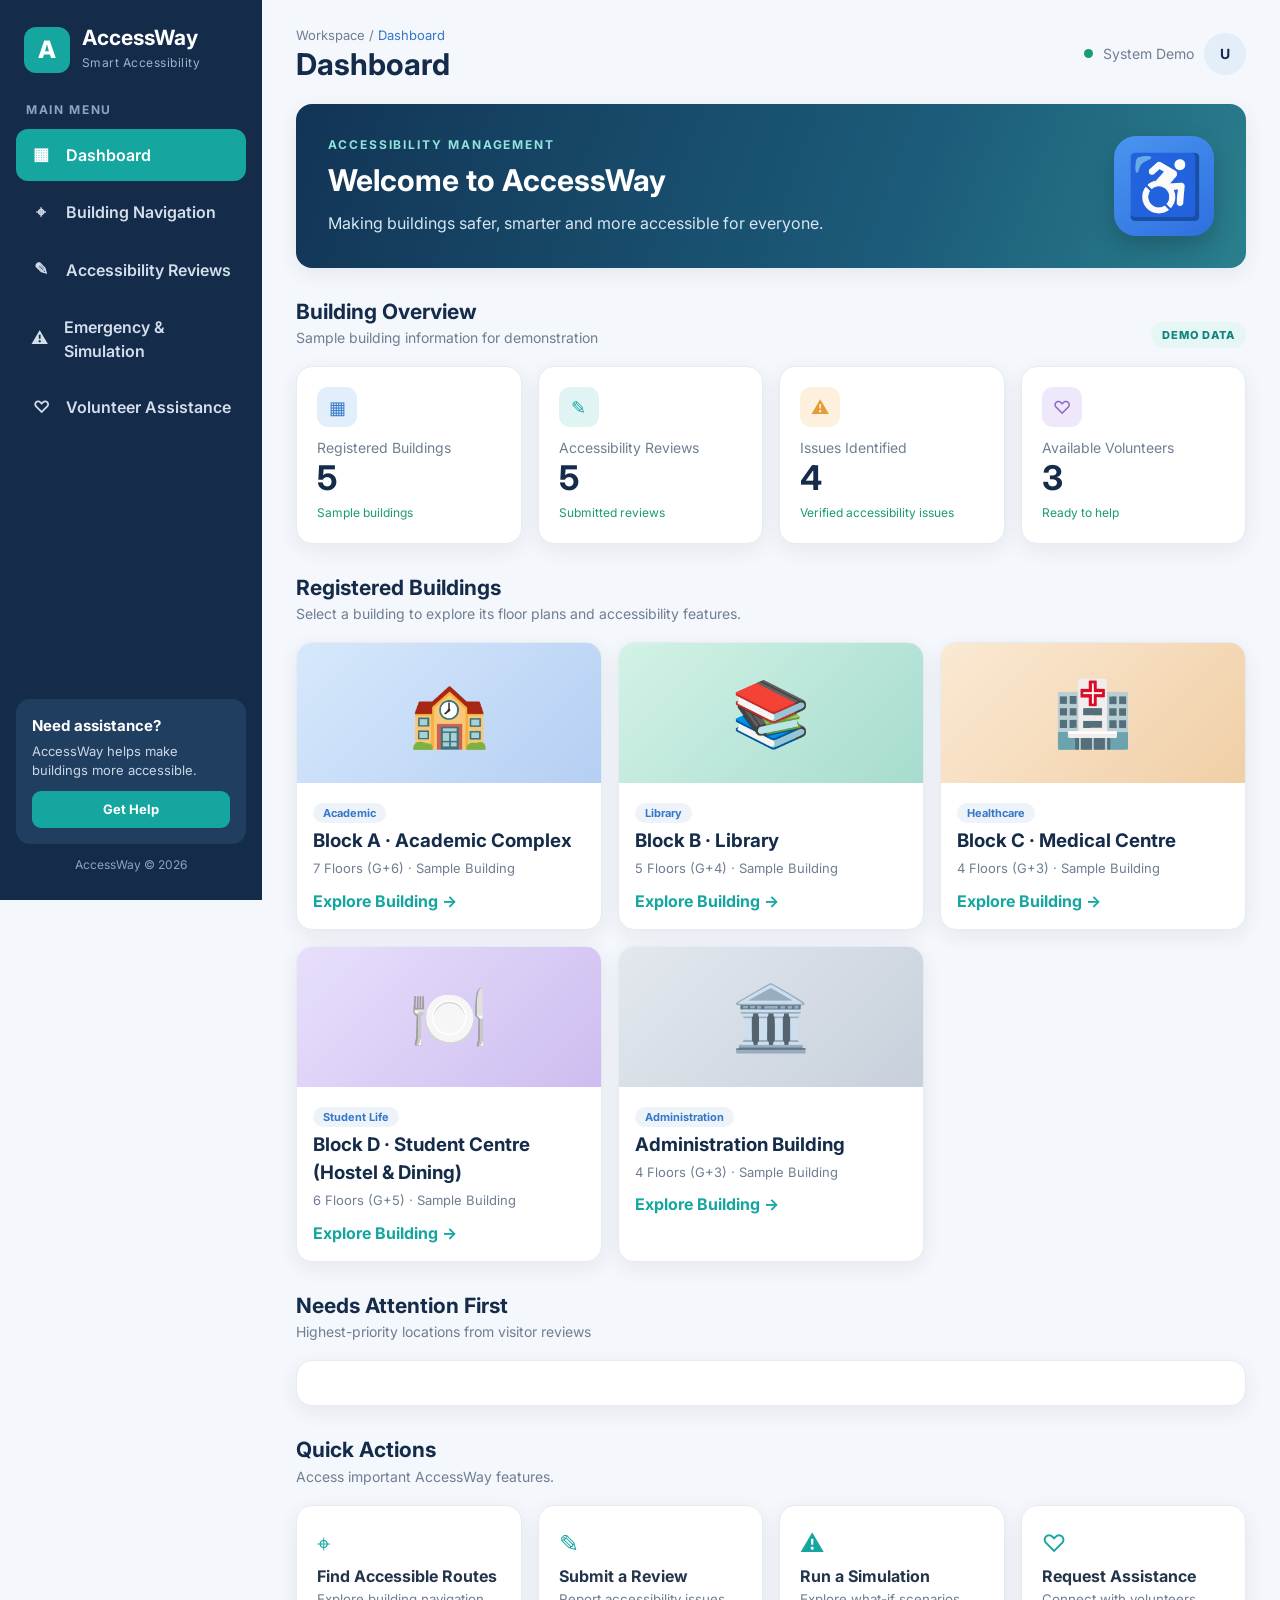
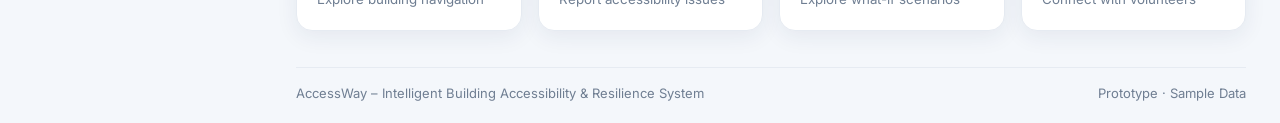
<file: frontend/index.html>
<!DOCTYPE html>
<html lang="en">
<head>
    <meta charset="UTF-8">
    <meta name="viewport" content="width=device-width, initial-scale=1, viewport-fit=cover">
    <title>AccessWay | Intelligent Accessibility System</title>
    <style>
/* =====================================
   ACCESSWAY – MAIN DESIGN
===================================== */
@import url('https://fonts.googleapis.com/css2?family=Inter:wght@400;500;600;700;800&display=swap');

:root {
    --navy: #142b49; --navy-light: #203e60; --blue: #3478c9; --teal: #16a6a0;
    --background: #f4f7fb; --white: #fff; --text: #24354b; --muted: #6f7e92;
    --border: #e6ebf2; --success: #1a9b70; --warning: #e69b35; --danger: #d9534f;
    --shadow: 0 6px 22px rgba(24, 48, 78, .07);
}
* { margin: 0; padding: 0; box-sizing: border-box; }
body { font-family: 'Inter', Arial, sans-serif; background: var(--background); color: var(--text); min-height: 100vh; line-height: 1.5; }
button, input, select, textarea { font: inherit; color: inherit; }
button { cursor: pointer; }
.hidden { display: none !important; }
.app-container { display: flex; min-height: 100vh; }

/* ---------- sidebar ---------- */
.sidebar { width: 262px; background: var(--navy); color: #fff; padding: 26px 16px; display: flex; flex-direction: column; flex-shrink: 0; position: sticky; top: 0; height: 100vh; }
.brand { display: flex; align-items: center; gap: 12px; padding: 0 8px 28px; }
.brand-icon { width: 46px; height: 46px; border-radius: 12px; background: var(--teal); display: grid; place-items: center; font-weight: 800; font-size: 24px; }
.brand h2 { font-size: 21px; line-height: 1.1; } .brand span { font-size: 12px; color: #9fb3cb; letter-spacing: .04em; }
.sidebar-heading { font-size: 12px; letter-spacing: .14em; color: #8ea4bf; font-weight: 700; padding: 0 10px 10px; }
.navigation { display: flex; flex-direction: column; gap: 6px; }
.nav-link { display: flex; align-items: center; gap: 14px; padding: 13px 14px; border: 0; background: none; color: #d3deec; border-radius: 12px; font-weight: 600; text-align: left; transition: .15s; }
.nav-link span { width: 22px; text-align: center; font-size: 17px; }
.nav-link:hover { background: var(--navy-light); } .nav-link.active { background: var(--teal); color: #fff; }
.sidebar-bottom { margin-top: auto; }
.help-card { background: var(--navy-light); border-radius: 14px; padding: 16px; font-size: 13px; color: #c9d6e6; }
.help-card h3 { color: #fff; font-size: 15px; margin-bottom: 4px; }
.help-button { margin-top: 10px; width: 100%; padding: 9px; border: 0; border-radius: 9px; background: var(--teal); color: #fff; font-weight: 700; }
.sidebar-footer { text-align: center; font-size: 12px; color: #8ea4bf; margin-top: 12px; }

/* ---------- main ---------- */
.main-content { flex: 1; min-width: 0; padding: 26px 34px 20px; }
.topbar { display: flex; justify-content: space-between; align-items: center; margin-bottom: 22px; gap: 12px; }
.breadcrumb { font-size: 13px; color: var(--muted); } .breadcrumb span { color: var(--blue); }
.topbar h1 { font-size: 30px; color: var(--navy); line-height: 1.2; }
.topbar-right { display: flex; align-items: center; gap: 10px; font-size: 14px; color: var(--muted); }
.status-indicator { width: 9px; height: 9px; border-radius: 50%; background: var(--success); }
.profile-avatar { width: 42px; height: 42px; border-radius: 50%; background: #e4eef8; display: grid; place-items: center; font-weight: 700; color: var(--navy); }
.page { display: none; } .page.active { display: block; animation: fade .3s; }
@keyframes fade { from { opacity: 0; transform: translateY(8px); } }
.page > * + * { margin-top: 18px; }

/* ---------- cards ---------- */
.content-card, .stat-card, .building-card, .intro-card, .welcome-section { background: var(--white); border: 1px solid var(--border); border-radius: 16px; box-shadow: var(--shadow); }
.content-card { padding: 22px; }
.content-card h3, .intro-card h2 { color: var(--navy); }
.content-card > h3 { margin-bottom: 12px; font-size: 18px; }
.welcome-section { display: flex; justify-content: space-between; align-items: center; gap: 20px; padding: 32px; background: linear-gradient(110deg, #123456, #1c5c7a 65%, #2a7f8e); color: #fff; border: 0; }
.welcome-section h2 { font-size: 30px; margin: 4px 0 8px; } .welcome-section p { max-width: 620px; color: #d6e6f2; }
.eyebrow { font-size: 12px; letter-spacing: .16em; font-weight: 700; color: #8fe3dd !important; }
.welcome-symbol { width: 100px; height: 100px; border-radius: 22px; background: linear-gradient(145deg,#4a95f0,#2f6fe0); display: grid; place-items: center; font-size: 62px; color: #fff; box-shadow: 0 10px 24px rgba(0,0,0,.2); flex-shrink: 0; }
.section-heading { display: flex; justify-content: space-between; align-items: end; margin-top: 28px !important; }
.section-heading h2 { font-size: 21px; color: var(--navy); } .section-heading p { color: var(--muted); font-size: 14px; }
.demo-label, .campus-demo-tag { font-size: 11px; font-weight: 800; letter-spacing: .08em; padding: 5px 11px; border-radius: 99px; background: #e6f6f4; color: #0f857f; }
.stats-grid { display: grid; grid-template-columns: repeat(auto-fit, minmax(190px, 1fr)); gap: 16px; }
.stat-card { padding: 20px; } .stat-card p { color: var(--muted); font-size: 14px; } .stat-card h2 { font-size: 34px; color: var(--navy); line-height: 1.2; } .stat-card > span { font-size: 12px; color: var(--success); }
.stat-icon { width: 40px; height: 40px; border-radius: 11px; display: grid; place-items: center; font-size: 18px; margin-bottom: 10px; }
.stat-icon.blue { background: #e3eefb; color: var(--blue); } .stat-icon.teal { background: #dff4f3; color: var(--teal); } .stat-icon.orange { background: #fdf0dc; color: var(--warning); } .stat-icon.purple { background: #efe8fb; color: #8a63c7; } .stat-icon.green { background: #def5ea; color: var(--success); }
.building-grid { display: grid; grid-template-columns: repeat(auto-fit, minmax(240px, 1fr)); gap: 16px; }
.building-card { overflow: hidden; }
.building-visual { height: 140px; display: grid; place-items: center; font-size: 64px; }
.building-info { padding: 16px; } .building-info h3 { color: var(--navy); margin: 4px 0; } .building-info p { font-size: 13px; color: var(--muted); }
.building-tag { font-size: 11px; font-weight: 700; padding: 3px 10px; border-radius: 99px; background: #eef3f9; color: var(--blue); }
.text-button { margin-top: 10px; background: none; border: 0; color: var(--teal); font-weight: 700; padding: 0; }
.quick-actions { display: grid; grid-template-columns: repeat(auto-fit, minmax(220px, 1fr)); gap: 16px; }
.action-card { display: flex; flex-direction: column; align-items: flex-start; gap: 2px; text-align: left; padding: 20px; background: #fff; border: 1px solid var(--border); border-radius: 16px; box-shadow: var(--shadow); transition: .15s; }
.action-card:hover { transform: translateY(-3px); border-color: var(--teal); }
.action-card span { font-size: 24px; color: var(--teal); } .action-card small { color: var(--muted); }
.intro-card { display: flex; align-items: center; gap: 18px; padding: 24px; background: linear-gradient(120deg, #e8f4f6, #edf2fb); }
.large-icon { width: 58px; height: 58px; border-radius: 15px; background: #fff; display: grid; place-items: center; font-size: 26px; color: var(--teal); box-shadow: var(--shadow); flex-shrink: 0; }
.intro-card p { color: var(--muted); }

/* ---------- forms ---------- */
label { display: block; font-size: 13px; font-weight: 600; margin: 14px 0 5px; }
select, input[type=text], input[type=number], input:not([type]), textarea { width: 100%; padding: 11px 13px; border: 1px solid #d3dce7; border-radius: 10px; background: #fbfcfe; }
select:focus, input:focus, textarea:focus { outline: 2px solid rgba(22, 166, 160, .35); border-color: var(--teal); }
.form-row { display: grid; gap: 14px; } .form-row.three { grid-template-columns: repeat(auto-fit, minmax(220px, 1fr)); } .form-row.two { grid-template-columns: 1fr 1fr; }
.form-row label { margin-top: 0; }
.check { display: flex; align-items: center; gap: 8px; } .check input { width: auto; }
.primary-button, .secondary-button, .danger-button { border: 0; border-radius: 10px; padding: 12px 20px; font-weight: 700; margin-top: 16px; transition: .15s; }
.primary-button { background: var(--teal); color: #fff; width: 100%; } .primary-button.inline { width: auto; }
.secondary-button { background: #e8eef5; color: var(--navy); margin-right: 8px; }
.danger-button { background: var(--danger); color: #fff; width: 100%; }
.primary-button:hover, .danger-button:hover { filter: brightness(.93); } .secondary-button:hover { background: #dbe5f0; }
.button-row { display: flex; gap: 8px; flex-wrap: wrap; align-items: center; } .button-row .primary-button { margin-right: 0; }
.mini-button { margin: 8px 6px 0 0; padding: 4px 11px; border: 0; border-radius: 8px; background: #e8eef5; color: var(--navy); font-size: 12px; font-weight: 700; }
.mini-button.ghost { background: #fbe9e8; color: #a33; }
.two-column { display: grid; grid-template-columns: repeat(auto-fit, minmax(380px, 1fr)); gap: 18px; }
.sub { margin: 20px 0 6px; color: var(--navy); }
.small-note, .muted-note { font-size: 12.5px; color: var(--muted); }
.result-area { margin-top: 14px; }

/* ---------- navigation layout + map ---------- */
.nav-layout { display: grid; grid-template-columns: 360px minmax(0, 1fr); gap: 18px; align-items: start; }
.route-empty { padding: 18px; border: 1px dashed #cdd8e5; border-radius: 12px; color: var(--muted); font-size: 14px; }
.route-option { border: 2px solid var(--border); border-radius: 12px; padding: 12px 14px; margin-bottom: 10px; cursor: pointer; transition: .15s; }
.route-option:hover { border-color: #b8dedc; } .route-option.selected { border-color: var(--teal); background: #effaf9; }
.route-option p { font-size: 13px; color: var(--muted); margin-top: 3px; }
.route-steps { margin-top: 14px; padding-top: 12px; border-top: 1px solid var(--border); } .route-steps h4 { color: var(--navy); }
.route-steps ol, .compare-card ol, .plain-steps { padding-left: 20px; margin: 8px 0; font-size: 14px; } li { margin: 3px 0; }
.pill { display: inline-block; padding: 2px 9px; border-radius: 99px; font-size: 11.5px; font-weight: 700; background: #e8eef5; margin: 2px 2px 2px 0; }
.pill.ok { background: #d9f3e8; color: #0b6b42; } .pill.warn { background: #fdebd0; color: #8a4b00; } .pill.bad { background: #fadbd8; color: #922; } .pill.info { background: #dcebfb; color: #1f559a; }
.map-heading { display: flex; justify-content: space-between; align-items: start; margin-bottom: 8px; } .map-heading h2 { color: var(--navy); font-size: 22px; }
.campus-eyebrow { font-size: 11px; font-weight: 800; letter-spacing: .14em; color: var(--teal); }
.chip-row { display: flex; gap: 8px; flex-wrap: wrap; align-items: center; margin: 8px 0; } .chip-row.big { margin: 0; }
.chip { border: 1px solid #cfd9e5; background: #fff; border-radius: 99px; padding: 6px 14px; font-size: 13px; font-weight: 600; transition: .15s; }
.chip:hover { border-color: var(--teal); } .chip.on { background: var(--navy); color: #fff; border-color: var(--navy); } .chip.floor.on { background: var(--teal); border-color: var(--teal); }
.chip-gap { width: 10px; }
.map-scroll { overflow: auto; max-height: 680px; border: 1px solid var(--border); border-radius: 14px; background: #f4f7f3; }
.svg-map { display: block; min-width: 560px; height: auto; } .campus-block { cursor: pointer; transition: opacity .15s; } .campus-block:hover { opacity: .85; }
.legend { display: flex; flex-wrap: wrap; gap: 8px 18px; font-size: 12.5px; color: var(--muted); margin-top: 10px; }
.legend .dot { display: inline-block; width: 11px; height: 11px; border-radius: 50%; margin-right: 6px; vertical-align: -1px; }
.legend .dot.hatch { border-radius: 2px; background: repeating-linear-gradient(45deg, #b9c4d2 0 2px, #fff 2px 5px); }

/* ---------- lists & custom cards (enhanced layouts) ---------- */
.scroll-list { max-height: 460px; overflow: auto; margin-top: 10px; }
.priority-item-card { border: 1px solid var(--border); border-radius: 14px; padding: 18px; margin-top: 12px; background: #fff; display: flex; justify-content: space-between; align-items: flex-start; gap: 16px; box-shadow: 0 2px 8px rgba(0,0,0,.02); }
.priority-item-card .issue-info h4 { color: var(--navy); font-size: 16px; display: flex; align-items: center; gap: 8px; margin-bottom: 4px; }
.priority-item-card .issue-info p.location { color: var(--teal); font-size: 13.5px; font-weight: 600; margin-bottom: 6px; }
.priority-item-card .issue-info p.desc { color: var(--muted); font-size: 13.5px; }
.priority-item-card .issue-meta { text-align: right; display: flex; flex-direction: column; align-items: flex-end; gap: 6px; flex-shrink: 0; }
.priority-item-card .issue-meta .count { font-weight: 800; font-size: 15px; color: var(--navy); }
.priority-item-card .issue-meta .confirms { font-size: 12px; color: var(--muted); }

.sev-btn-group { display: grid; grid-template-columns: repeat(4, 1fr); gap: 8px; margin-top: 6px; }
.sev-btn { padding: 10px; border: 1px solid #d3dce7; border-radius: 10px; background: #fbfcfe; font-weight: 700; text-align: center; cursor: pointer; transition: .15s; font-size: 13px; }
.sev-btn.active.critical { background: #d9534f; color: #fff; border-color: #d9534f; }
.sev-btn.active.high { background: #e69b35; color: #fff; border-color: #e69b35; }
.sev-btn.active.medium { background: #3478c9; color: #fff; border-color: #3478c9; }
.sev-btn.active.low { background: #1a9b70; color: #fff; border-color: #1a9b70; }

.badge-critical { background: #fadbd8; color: #a1302a; padding: 3px 10px; border-radius: 99px; font-size: 11.5px; font-weight: 700; }
.badge-high { background: #fdebd0; color: #8a4b00; padding: 3px 10px; border-radius: 99px; font-size: 11.5px; font-weight: 700; }
.badge-medium { background: #e3eefb; color: #1f559a; padding: 3px 10px; border-radius: 99px; font-size: 11.5px; font-weight: 700; }
.badge-low { background: #d9f3e8; color: #0b6b42; padding: 3px 10px; border-radius: 99px; font-size: 11.5px; font-weight: 700; }

.volunteer-grid { display: grid; grid-template-columns: repeat(auto-fit, minmax(300px, 1fr)); gap: 16px; margin-top: 16px; }
.volunteer-card { border: 1px solid var(--border); border-radius: 16px; padding: 20px; background: #fff; box-shadow: 0 2px 10px rgba(0,0,0,.03); display: flex; flex-direction: column; justify-content: space-between; }
.volunteer-card .v-header { display: flex; justify-content: space-between; align-items: flex-start; margin-bottom: 12px; }
.volunteer-card h4 { color: var(--navy); font-size: 17px; margin-bottom: 2px; }
.volunteer-card p.role { font-size: 13px; color: var(--muted); }
.volunteer-card p.zone { font-size: 13px; color: var(--teal); font-weight: 600; margin: 6px 0 12px; }
.volunteer-tags { display: flex; flex-wrap: gap; gap: 6px; margin-bottom: 16px; }
.vtag { background: #f0f4f9; color: var(--navy); padding: 4px 10px; border-radius: 8px; font-size: 12px; font-weight: 600; }

.compare-grid { display: grid; grid-template-columns: repeat(auto-fit, minmax(300px, 1fr)); gap: 14px; margin-bottom: 14px; }
.compare-card { border: 1px solid var(--border); border-radius: 12px; padding: 14px; margin-top: 12px; background: #fbfcfe; } .compare-grid .compare-card { margin-top: 0; } .compare-card h4 { color: var(--navy); }
.delta { font-weight: 700; color: var(--navy); margin: 8px 0; }
.warning-banner { display: flex; gap: 14px; background: #fff6ea; border: 1px solid #f4d9b0; border-left: 5px solid var(--warning); padding: 16px 18px; border-radius: 12px; align-items: start; } .warning-banner > span { font-size: 24px; } .warning-banner p { font-size: 14px; color: #6f4a14; }
.warning-box, .info-box { border-radius: 10px; padding: 12px 14px; font-size: 14px; margin: 10px 0; } .warning-box { background: #fff6ea; border-left: 5px solid var(--warning); color: #6f4a14; } .info-box { background: #e9f8f1; border-left: 5px solid var(--success); color: #11583c; }
.exit-grid { display: grid; grid-template-columns: repeat(auto-fit, minmax(240px, 1fr)); gap: 14px; } .exit-card { background: #fff; border: 1px solid var(--border); border-radius: 14px; padding: 16px; font-size: 13.5px; } .exit-card h4 { color: var(--navy); margin-bottom: 6px; }
.main-footer { display: flex; justify-content: space-between; flex-wrap: wrap; gap: 8px; margin-top: 36px; padding-top: 16px; border-top: 1px solid var(--border); font-size: 13px; color: var(--muted); }
.toast { position: fixed; bottom: 22px; left: 50%; transform: translate(-50%, 20px); background: var(--navy); color: #fff; padding: 11px 20px; border-radius: 12px; opacity: 0; pointer-events: none; transition: .25s; z-index: 50; max-width: 90vw; }
.toast.show { opacity: 1; transform: translate(-50%, 0); } .toast.bad { background: var(--danger); }

/* ---------- responsive ---------- */
@media (max-width: 1100px) { .nav-layout { grid-template-columns: 1fr; } }
@media (max-width: 860px) {
    .app-container { flex-direction: column; }
    .sidebar { width: 100%; height: auto; position: static; padding: 14px; flex-direction: row; flex-wrap: wrap; align-items: center; gap: 10px; }
    .brand { padding: 0; } .sidebar-heading, .sidebar-bottom { display: none; }
    .navigation { flex-direction: row; overflow-x: auto; flex: 1; } .nav-link { white-space: nowrap; padding: 10px 12px; }
    .main-content { padding: 18px 14px; } .topbar h1 { font-size: 24px; }
    .welcome-symbol { display: none; } .two-column { grid-template-columns: 1fr; } .form-row.two { grid-template-columns: 1fr; }
}

/* ---------- navigation page (v3) ---------- */
.picker { display: grid; gap: 8px; }
.summary-tiles { display: grid; grid-template-columns: repeat(auto-fit, minmax(110px, 1fr)); gap: 10px; margin: 6px 0 14px; }
.tile { background: #f1f8f8; border: 1px solid #d7ecea; border-radius: 12px; padding: 12px; text-align: center; } .tile b { display: block; font-size: 22px; color: var(--navy); } .tile span { font-size: 12px; color: var(--muted); }
.route-title { font-weight: 700; color: var(--navy); margin-bottom: 8px; }
.dir-section { border-left: 3px solid var(--teal); padding: 2px 0 2px 14px; margin: 14px 0; } .dir-section h4 { color: var(--navy); display: flex; align-items: center; gap: 10px; margin-bottom: 4px; }
.dir-num { width: 24px; height: 24px; border-radius: 50%; background: var(--teal); color: #fff; font-size: 13px; display: inline-grid; place-items: center; }
.dir-section ol { padding-left: 22px; font-size: 14.5px; } .dir-section li { margin: 5px 0; }
.map-with-side { display: grid; grid-template-columns: minmax(0, 1fr) 250px; gap: 16px; align-items: start; }
.side-panel { border: 1px solid var(--border); border-radius: 14px; padding: 14px; background: #fbfcfe; font-size: 13px; } .side-panel h4 { color: var(--navy); margin-bottom: 8px; } .side-panel .sub { margin-top: 16px; }
.toggle { display: flex; justify-content: space-between; align-items: center; margin: 0; padding: 8px 0; font-weight: 600; font-size: 13px; border-bottom: 1px solid #eef2f6; } .toggle input { width: 38px; height: 20px; accent-color: var(--teal); }
.legend-list { list-style: none; } .legend-list li { display: flex; gap: 10px; align-items: center; margin: 9px 0; } .legend-list small { display: block; color: var(--muted); font-size: 11.5px; }
.ln { width: 34px; height: 4px; border-radius: 2px; flex-shrink: 0; } .ln.dash { background: repeating-linear-gradient(90deg, var(--c) 0 7px, transparent 7px 12px); } .sw { width: 34px; height: 16px; border-radius: 4px; border: 1px solid #cdd6e0; flex-shrink: 0; }
.chip-row.inline { display: inline-flex; margin: 0; }
.svg-map.campus { min-width: 600px; width: 100%; }
@media (max-width: 1150px) { .map-with-side { grid-template-columns: 1fr; } }

/* ---------- emergency + what-if (v4) ---------- */
.em-banner { display: flex; justify-content: space-between; align-items: center; gap: 12px; flex-wrap: wrap; background: #fdeceb; border: 1px solid #f3b9b4; border-left: 6px solid var(--danger); border-radius: 14px; padding: 14px 18px; } .em-banner p { font-size: 14px; color: #7a2a24; } .em-banner .secondary-button { margin: 0; }
.em-grid { display: grid; grid-template-columns: minmax(0, 1fr) minmax(0, 1.25fr); gap: 18px; margin-top: 16px; align-items: start; } .em-grid > div > .content-card + .content-card { margin-top: 18px; }
.quick-reports { display: grid; grid-template-columns: repeat(auto-fit, minmax(190px, 1fr)); gap: 8px; margin-top: 8px; }
.report-btn { text-align: left; padding: 12px 14px; border: 1px solid #f0c9c5; background: #fff7f6; color: #7a2a24; border-radius: 12px; font-weight: 600; font-size: 14px; transition: .15s; } .report-btn:hover { background: #fdeceb; border-color: var(--danger); }
.part { display: flex; justify-content: space-between; align-items: center; gap: 10px; padding: 9px 12px; border: 1px solid var(--border); border-radius: 10px; margin-top: 8px; background: #fff; font-size: 13.5px; } .part.is-closed { background: #fdeceb; border-color: #f3b9b4; } .part .mini-button { margin: 0 0 0 6px; } .part-btns { display: flex; flex-shrink: 0; }
details.content-card summary { cursor: pointer; } details.content-card[open] summary { margin-bottom: 8px; }
.dir-section li .mini-button { margin: 0 0 0 8px; padding: 2px 9px; }
@media (max-width: 1100px) { .em-grid { grid-template-columns: 1fr; } }

:root{padding-top:env(safe-area-inset-top,0px);padding-bottom:env(safe-area-inset-bottom,0px)}
</style>
</head>
<body>
<div class="app-container">

    <aside class="sidebar">
        <div class="brand"><div class="brand-icon">A</div><div><h2>AccessWay</h2><span>Smart Accessibility</span></div></div>
        <div class="sidebar-heading">MAIN MENU</div>
        <nav class="navigation">
            <button class="nav-link active" data-page="dashboard"><span>▦</span> Dashboard</button>
            <button class="nav-link" data-page="navigation"><span>⌖</span> Building Navigation</button>
            <button class="nav-link" data-page="reviews"><span>✎</span> Accessibility Reviews</button>
            <button class="nav-link" data-page="emergency"><span>⚠</span> Emergency &amp; Simulation</button>
            <button class="nav-link" data-page="volunteers"><span>♡</span> Volunteer Assistance</button>
        </nav>
        <div class="sidebar-bottom">
            <div class="help-card"><h3>Need assistance?</h3><p>AccessWay helps make buildings more accessible.</p><button class="help-button" data-page="volunteers">Get Help</button></div>
            <div class="sidebar-footer">AccessWay © 2026</div>
        </div>
    </aside>

    <main class="main-content">
        <header class="topbar">
            <div><p class="breadcrumb">Workspace / <span id="breadcrumb-page">Dashboard</span></p><h1 id="page-heading">Dashboard</h1></div>
            <div class="topbar-right"><span class="status-indicator"></span><span>System Demo</span><div class="profile-avatar">U</div></div>
        </header>

        <!-- DASHBOARD -->
        <section class="page active" id="dashboard">
            <div class="welcome-section">
                <div>
                    <p class="eyebrow">ACCESSIBILITY MANAGEMENT</p>
                    <h2>Welcome to AccessWay</h2>
                    <p>Making buildings safer, smarter and more accessible for everyone.</p>
                </div>
                <div class="welcome-symbol">♿</div>
            </div>
            <div class="section-heading"><div><h2>Building Overview</h2><p>Sample building information for demonstration</p></div><span class="demo-label">DEMO DATA</span></div>
            <div class="stats-grid">
                <div class="stat-card"><div class="stat-icon blue">▦</div><p>Registered Buildings</p><h2 id="building-count">5</h2><span>Sample buildings</span></div>
                <div class="stat-card"><div class="stat-icon teal">✎</div><p>Accessibility Reviews</p><h2 id="review-count">0</h2><span>Submitted reviews</span></div>
                <div class="stat-card"><div class="stat-icon orange">⚠</div><p>Issues Identified</p><h2 id="issue-count">0</h2><span>Verified accessibility issues</span></div>
                <div class="stat-card"><div class="stat-icon purple">♡</div><p>Available Volunteers</p><h2 id="volunteer-count">0</h2><span>Ready to help</span></div>
            </div>
            <div class="section-heading"><div><h2>Registered Buildings</h2><p>Select a building to explore its floor plans and accessibility features.</p></div></div>
            <div class="building-grid" id="building-grid"></div>
            <div class="section-heading"><div><h2>Needs Attention First</h2><p>Highest-priority locations from visitor reviews</p></div></div>
            <div class="content-card" id="dash-priorities"></div>
            <div class="section-heading"><div><h2>Quick Actions</h2><p>Access important AccessWay features.</p></div></div>
            <div class="quick-actions">
                <button class="action-card" data-page="navigation"><span>⌖</span><strong>Find Accessible Routes</strong><small>Explore building navigation</small></button>
                <button class="action-card" data-page="reviews"><span>✎</span><strong>Submit a Review</strong><small>Report accessibility issues</small></button>
                <button class="action-card" data-page="emergency"><span>⚠</span><strong>Run a Simulation</strong><small>Explore what-if scenarios</small></button>
                <button class="action-card" data-page="volunteers"><span>♡</span><strong>Request Assistance</strong><small>Connect with volunteers</small></button>
            </div>
        </section>

        <!-- BUILDING NAVIGATION -->
        <section class="page" id="navigation">
            <div class="intro-card"><span class="large-icon">⌖</span>
                <div><h2>Accessible Building Navigation</h2><p>Choose where you are, where you are going and your mobility needs. You get written directions, the campus route, and the floor plan of your destination.</p></div></div>

            <div class="content-card">
                <h3>1 · Find Your Route</h3>
                <form id="route-form">
                    <div class="form-row three">
                        <div><label>From (building, then room)</label><div class="picker" id="route-from"></div></div>
                        <div><label>To (building, then room)</label><div class="picker" id="route-to"></div></div>
                        <div><label for="route-profile">Mobility needs</label>
                            <select id="route-profile">
                                <option value="gen">General</option>
                                <option value="wheel">Wheelchair user (no stairs)</option>
                                <option value="crutch">Crutches (avoid stairs)</option>
                                <option value="limited">Limited mobility (avoid stairs)</option>
                                <option value="hand">Hand disability</option>
                            </select></div>
                    </div>
                    <div class="button-row"><button class="primary-button inline" type="submit">Find Accessible Route</button><button class="secondary-button" type="button" id="route-swap">⇄ Swap</button></div>
                </form>
            </div>

            <div class="content-card" id="directions-card"><h3>2 · Written Directions</h3><div id="directions"></div></div>

            <div class="content-card map-card" id="campus-card">
                <div class="map-heading"><div><span class="campus-eyebrow">CAMPUS NAVIGATION</span><h2>3 · Campus Map</h2><p class="small-note">Find accessible routes, view path conditions and plan your journey across campus. Click a block to open its floor plans.</p></div><span class="campus-demo-tag">SAMPLE CAMPUS</span></div>
                <div class="map-with-side">
                    <div class="map-scroll" id="campus-canvas"></div>
                    <div class="side-panel">
                        <h4>Path Conditions</h4>
                        <ul class="legend-list">
                            <li><i class="ln" style="background:#3fbfb6"></i><div><b>Paved path (accessible)</b><small>Smooth, wheelchair-friendly route</small></div></li>
                            <li><i class="ln dash" style="--c:#2f6fe0"></i><div><b>Ramp</b><small>Sloped access between levels</small></div></li>
                            <li><i class="ln dash" style="--c:#4aa84a"></i><div><b>Grass path</b><small>Walkable, not for wheelchairs</small></div></li>
                            <li><i class="ln dash" style="--c:#d9372b"></i><div><b>Damaged path</b><small>Broken or obstructed, closed</small></div></li>
                        </ul>
                        <label class="check"><input type="checkbox" data-show="ramps" checked> Show ramps</label>
                    </div>
                </div>
            </div>

            <div class="content-card map-card" id="indoor-card">
                <div class="map-heading"><div><span class="campus-eyebrow">BUILDING NAVIGATION</span><h2 id="indoor-title">Block A</h2><p class="small-note" id="indoor-sub"></p></div><span class="campus-demo-tag">4 · INDOOR MAP</span></div>
                <div class="chip-row" id="indoor-tabs"></div>
                <div class="chip-row"><span class="muted-note">Floor:</span><span id="indoor-floors" class="chip-row inline"></span><button class="chip" id="zoom-out">－</button><button class="chip" id="zoom-in">＋</button></div>
                <div class="map-with-side">
                    <div class="map-scroll" id="indoor-canvas"></div>
                    <div class="side-panel">
                        <h4>Map Options</h4>
                        <label class="toggle"><input type="checkbox" data-show="route" checked><span>Show accessible route</span></label>
                        <label class="toggle"><input type="checkbox" data-show="ramps" checked><span>Show ramps</span></label>
                        <label class="toggle"><input type="checkbox" data-show="lifts" checked><span>Show lifts</span></label>
                        <label class="toggle"><input type="checkbox" data-show="stairs" checked><span>Show stairs</span></label>
                        <label class="toggle"><input type="checkbox" data-show="wash" checked><span>Show washrooms</span></label>
                        <h4 class="sub">Path Legend</h4>
                        <ul class="legend-list">
                            <li><i class="ln" style="background:#0f9f94"></i><div><b>Accessible path</b><small>≥ 1.5 m wide</small></div></li>
                            <li><i class="ln dash" style="--c:#2f6fe0"></i><div><b>Ramp</b><small>≤ 1:12 slope</small></div></li>
                            <li><i class="ln dash" style="--c:#d9372b"></i><div><b>Restricted path</b><small>Closed in simulation</small></div></li>
                            <li><i class="sw" style="background:#fbf6e9"></i><div><b>Room / space</b></div></li>
                            <li><i class="sw" style="background:#edf1f5"></i><div><b>Corridor</b></div></li>
                            <li><i class="sw" style="background:#e4dbf8"></i><div><b>Lift</b></div></li>
                        </ul>
                    </div>
                </div>
                <div class="chip-row" id="indoor-legs"></div>
            </div>
        </section>

        <!-- REVIEWS (Updated to Modern Layout) -->
        <section class="page" id="reviews">
            <div class="intro-card"><span class="large-icon">✎</span><div><h2>Community Accessibility Reviews &amp; Severity Ranking</h2><p>Submit real-time barrier reports and track top campus issues ranked by severity.</p></div></div>
            
            <div class="content-card">
                <h3>Submit Accessibility Barrier Review</h3>
                <p class="small-note" style="margin-bottom:16px;">Reports immediately update severity rankings &amp; C++ routing weights</p>
                <form id="review-form">
                    <input id="review-id" type="hidden">
                    <div class="form-row two">
                        <div>
                            <label for="review-building">Campus Building / Zone</label>
                            <select id="review-building"></select>
                        </div>
                        <div>
                            <label for="review-location-text">Specific Floor / Door / Ramp</label>
                            <input id="review-location-text" type="text" placeholder="e.g., 2F West Lift or Ramp R2" required>
                            <!-- Hidden select for compatibility with backend logic -->
                            <select id="review-location" class="hidden"></select>
                        </div>
                    </div>
                    <div class="form-row two" style="margin-top:14px;">
                        <div>
                            <label for="review-category">Issue Category</label>
                            <select id="review-category">
                                <option value="Blocked Ramp">Blocked Ramp</option>
                                <option value="Missing Tactile Paving">Missing Tactile Paving</option>
                                <option value="Lift Outage">Lift Outage</option>
                                <option value="Narrow Corridor">Narrow Corridor</option>
                                <option value="Steep Slope">Steep Slope</option>
                                <option value="Broken Elevator">Broken Elevator</option>
                                <option value="Other accessibility concern">Other accessibility concern</option>
                            </select>
                        </div>
                        <div>
                            <label>Severity Level</label>
                            <div class="sev-btn-group" id="severity-buttons">
                                <div class="sev-btn critical" data-val="5">Critical</div>
                                <div class="sev-btn high" data-val="4">High</div>
                                <div class="sev-btn medium active" data-val="3">Medium</div>
                                <div class="sev-btn low" data-val="2">Low</div>
                            </div>
                            <input type="hidden" id="review-severity" value="3">
                        </div>
                    </div>
                    <div style="margin-top:14px;">
                        <label for="review-description">Barrier Description &amp; Mobility Impact</label>
                        <textarea id="review-description" rows="3" placeholder="Describe how this affects wheelchair users, visually impaired students, or step-free access..." required></textarea>
                    </div>
                    <button class="primary-button" type="submit" style="margin-top:18px;">Submit Barrier Report</button>
                </form>
            </div>

            <div class="content-card">
                <div style="display:flex; justify-content:space-between; align-items:center; margin-bottom:14px;">
                    <div>
                        <h3 style="margin-bottom:2px;">Top Issues by Severity (Live Ranking)</h3>
                        <p class="small-note">Sorted automatically by Criticality, Report Frequency &amp; Confirmations</p>
                    </div>
                    <span id="tracked-clusters-badge" class="badge-medium" style="background:#142b49; color:#fff; padding:6px 14px; border-radius:99px;">5 Tracked Clusters</span>
                </div>
                <div id="priority-list" class="scroll-list"></div>
            </div>
        </section>

        <!-- EMERGENCY + WHAT-IF -->
        <section class="page" id="emergency">
            <div class="warning-banner"><span>⚠</span><div><strong>Demonstration only</strong><p>This prototype does not provide certified emergency instructions. Follow official building procedures and trained personnel. Lifts are never treated as evacuation routes.</p></div></div>
            <div class="chip-row big"><button class="chip on" data-emtab="em-live">🚨 Emergency Mode (live)</button><button class="chip" data-emtab="em-sim">What-If Simulation (planning)</button></div>

            <div class="em-panel" id="em-live">
                <div class="content-card" id="em-start-card">
                    <h3>Start an emergency</h3>
                    <p class="small-note">Tell us what is happening and where you are. While you move, report what you see (a gate is closed, a staircase is closed, a corridor is crowded) and your route changes from where you stand.</p>
                    <div class="form-row three">
                        <div><label for="em-type">What is happening?</label>
                            <select id="em-type"><option>Fire alarm</option><option>Smoke in the building</option><option>Earthquake</option><option>Gas leak</option><option>Security threat nearby</option><option>Other evacuation</option></select></div>
                        <div><label>Where are you now?</label><div class="picker" id="em-loc"></div></div>
                        <div><label for="em-profile">Mobility needs</label>
                            <select id="em-profile"><option value="gen">General</option><option value="wheel">Wheelchair user</option><option value="crutch">Crutches</option><option value="limited">Limited mobility</option><option value="hand">Hand disability</option></select></div>
                    </div>
                    <button class="danger-button inline" id="em-start" type="button">Start emergency guidance</button>
                </div>

                <div id="em-live-box" class="hidden">
                    <div class="em-banner" id="em-banner"></div>
                    <div class="em-grid">
                        <div>
                            <div class="content-card"><h3>What to do now</h3><div id="em-guidance"></div></div>
                            <div class="content-card"><h3>Report a problem</h3>
                                <p class="small-note">Tap what you see ahead of you. The route is recalculated from your position.</p>
                                <div class="quick-reports">
                                    <button class="report-btn" data-emquick="exit">🚪 Gate / exit is closed</button>
                                    <button class="report-btn" data-emquick="stair">🪜 Staircase is closed</button>
                                    <button class="report-btn" data-emquick="crowd">👥 Corridor is crowded</button>
                                    <button class="report-btn" data-emquick="blocked">🔥 Corridor blocked / smoke</button>
                                    <button class="report-btn" data-emquick="refuge">♿ Refuge area not usable</button>
                                </div>
                                <h4 class="sub">Or choose exactly what is wrong along your route</h4><div id="em-along"></div>
                                <h4 class="sub">Reports so far</h4><div id="em-log"></div>
                            </div>
                        </div>
                        <div class="content-card"><h3>Your route</h3><div class="chip-row" id="em-views"></div><div class="map-scroll" id="em-map"></div>
                            <p class="small-note">Red = closed or blocked · orange 👥 = crowded · teal = your route · red pin = where you are heading.</p></div>
                    </div>
                </div>

                <div class="two-column">
                    <div class="content-card"><h3>Request Help (Demo SOS)</h3>
                        <div class="warning-box"><strong>DEMO ONLY.</strong> Saved in your browser. No emergency service or staff member is contacted. In a real emergency call your local emergency number (112 in India).</div>
                        <form id="sos-form"><label>Your location</label><div class="picker" id="sos-loc"></div><label for="sos-text">Message</label><textarea id="sos-text" rows="3"></textarea><button class="danger-button" type="submit">Record demo SOS</button></form>
                        <div id="sos-list"></div></div>
                    <div class="content-card"><h3>Exits &amp; Refuge Areas</h3><p class="small-note">Sample data. Replace with each building's approved emergency plan.</p><div class="exit-grid" id="exit-cards"></div></div>
                </div>
            </div>

            <div class="em-panel hidden" id="em-sim">
                <div class="content-card"><h3>1 · Plan a route</h3>
                    <p class="small-note">This is for planning only. Pick where you are going, then see what happens if part of the route is closed. (Live problems during an emergency go in Emergency Mode.)</p>
                    <div class="form-row three">
                        <div><label>From</label><div class="picker" id="wi-from"></div></div>
                        <div><label>To</label><div class="picker" id="wi-to"></div></div>
                        <div><label for="wi-profile">Mobility needs</label>
                            <select id="wi-profile"><option value="gen">General</option><option value="wheel" selected>Wheelchair user</option><option value="crutch">Crutches</option><option value="limited">Limited mobility</option></select></div>
                    </div>
                    <button class="primary-button inline" id="wi-compare" type="button">Show my route</button>
                </div>
                <div class="content-card hidden" id="wi-route-card"><h3>2 · What if part of this route is closed?</h3>
                    <p class="small-note">These are the parts of your route. Press one to close it and see the other way.</p><div id="wi-parts"></div></div>
                <div id="simulation-result"></div>
                <div class="content-card"><h3>Active closures</h3><div id="active-changes"></div><button class="secondary-button" id="reset-simulation">Reset scenario</button></div>
                <details class="content-card"><summary><b>Advanced:</b> close something that is not on my route</summary>
                    <form id="simulation-form">
                        <label for="scenario-type">Scenario</label>
                        <select id="scenario-type"><option value="block">Blocked corridor</option><option value="elevator">Lift unavailable</option><option value="close">Facility temporarily unavailable</option><option value="restore">Connection restored</option></select>
                        <div id="scenario-block-wrap"><label for="scenario-block">Building</label><select id="scenario-block"></select></div>
                        <div id="scenario-floor-wrap"><label for="scenario-floor">Floor</label><select id="scenario-floor"></select></div>
                        <label for="scenario-target">Which connection / facility</label><select id="scenario-target"></select>
                        <button class="primary-button" type="submit">Apply</button>
                    </form></details>
            </div>
        </section>

        <!-- VOLUNTEERS (Updated to Modern Layout) -->
        <section class="page" id="volunteers">
            <div class="intro-card"><span class="large-icon">♡</span><div><h2>Peer Volunteer &amp; Mobility Escort Assistance</h2><p>Connect with trained campus accessibility ambassadors for on-demand navigation support.</p></div></div>
            
            <div class="content-card">
                <h3>On-Demand Peer Volunteer &amp; Escort Dispatch</h3>
                <p class="small-note" style="margin-bottom:14px;">Request a trained campus mobility ambassador to meet you at any gate, parking bay, or classroom.</p>
                <form id="help-form">
                    <input id="help-name" type="hidden" value="Student Visitor">
                    <div class="form-row two">
                        <div>
                            <label for="help-loc-select">Your Meeting Point</label>
                            <select id="help-loc-select">
                                <option value="og">Main Gate &amp; Security Plaza</option>
                                <option value="opk">Accessible Parking Bay P1</option>
                                <option value="A0:main">Block A Main Entrance</option>
                                <option value="B0:main">Block B Library Entrance</option>
                            </select>
                            <div class="hidden"><div class="picker" id="help-loc"></div></div>
                        </div>
                        <div>
                            <label for="help-type">Assistance Needed</label>
                            <select id="help-type">
                                <option>Wheelchair Push / Companion</option>
                                <option>Tactile &amp; Visual Navigation</option>
                                <option>Heavy Door / Luggage Assist</option>
                                <option>Classroom Guidance Escort</option>
                                <option>General Accessibility Support</option>
                            </select>
                        </div>
                    </div>
                    <div style="margin-top:14px;">
                        <label for="help-description">Additional Meeting Notes (Optional)</label>
                        <textarea id="help-description" rows="2" placeholder="e.g., Meeting near security desk, wearing blue jacket..."></textarea>
                    </div>
                    <button class="primary-button" type="submit" style="margin-top:16px; background: #0f9f94;">Request Nearest Volunteer</button>
                </form>
                <div id="help-result" class="result-area"></div>
            </div>

            <div class="section-heading" style="margin-top:24px;">
                <div><h2>Active Campus Volunteers &amp; Ambassadors</h2><p>Directly dispatch or view currently on-duty mobility escorts</p></div>
            </div>
            
            <div class="volunteer-grid" id="volunteer-list"></div>

            <div class="content-card" style="margin-top:24px;">
                <h3>Assistance Request Queue</h3>
                <label for="acting-as">Acting as volunteer</label><select id="acting-as"></select>
                <div id="request-list"></div>
            </div>
        </section>

        <footer class="main-footer"><p>AccessWay – Intelligent Building Accessibility &amp; Resilience System</p><span>Prototype · Sample Data</span></footer>
    </main>
</div>
<div class="toast" id="toast" role="status" aria-live="polite"></div>
<script>
/* =========================================================
   ACCESSWAY – CAMPUS DATA + CAMPUS MAP
========================================================= */
const SCALE = 0.06;                 
const OUT_K = 0.5 / SCALE;          
const FLOOR_NAMES = ["Ground Floor", "First Floor", "Second Floor", "Third Floor", "Fourth Floor", "Fifth Floor", "Sixth Floor"];
const FLOOR_SHORT = ["GF", "1F", "2F", "3F", "4F", "5F", "6F"];

const P = (top, topR, left, right, cp, cn, mid) => ({ top, topR, left, right, cp, cn, mid });
const rep = (n, t) => Array(n).fill(t);

const BLOCKS = [
  { id: "A", name: "Block A", type: "Academic Complex", tag: "Academic", icon: "🏫", floors: 7,
    rect: [70, 70, 240, 120], fill: "#dcecff", stroke: "#6193c5", main: [190, 210], side: [325, 130], sideDir: "es",
    plans: [
      P(["CS Lab:2", "Classroom:2", "Classroom:2", "Seminar Room:2"], ["Faculty Offices:1"], ["Engineering Lab:1", "Science Lab:1", "Computer Lab:1"], ["Department Office:1", "Meeting Room:1", "Academic Office:1"], "theatres", ["Lecture Theatre 1", "Auditorium", "Lecture Theatre 2"], ["Reception / Lobby*:1"]),
      P(["Classroom:2", "Classroom:2", "Classroom:2", "Tutorial Room:1.4", "Classroom:2"], ["Faculty Room:1", "Pantry:.8"], ["Physics Lab:2", "Physics Prep Room:1"], ["Department Office:1", "Staff Common Room:1", "Notice Hall:1"], "grid6", rep(6, "Classroom"), ["Notice Board Hall:1", "Lobby*:1.6"]),
      P(["Chemistry Lab:3", "Chemistry Store:1", "Instrument Room:1.5"], ["Lab Faculty Room:1"], ["Electronics Lab:2", "Electronics Store:1"], ["Technician Room:1", "Safety Office:1"], "hallside", ["Computer Lab (Large)", "Server Room", "Network Lab"], ["Lobby*:1.5", "Lab Reception:1"]),
      P(["Seminar Room 1:2", "Seminar Room 2:2", "Seminar Room 3:2", "Conference Room:2.5"], ["Faculty Offices:1", "Faculty Offices:1"], ["Large Lecture Hall:2", "Lecture Hall:1"], ["Tutorial Room:1", "Tutorial Room:1", "Tutorial Room:1"], "wide3", ["Lecture Hall 1", "Lecture Hall 2", "Lecture Hall 3"], ["Lobby*:1"]),
      P(rep(5, "Faculty Office:1.5"), ["HOD Office:1"], ["Departmental Library:1.4", "Reading Room:1", "Photocopy Room:.7"], ["Research Scholar Room:1.6", "Pantry:.8"], "grid8", rep(8, "Faculty Cabin"), ["Lobby*:1", "Store:.8"]),
      P(["Project Lab:2", "Project Lab:2", "Research Lab:3"], ["Meeting Room:1"], ["AI Lab:1.5", "Data Science Lab:1.5"], ["Robotics Lab:1.5", "IoT Lab:1.5"], "atrium", ["Seminar Hall", "~", "Conference Hall"], ["Lobby*:1"]),
      P(["Research Lab:3", "Research Lab:3", "Doctoral Cabin:1.5"], ["Faculty Offices:1"], ["Thesis Room:1"], ["Seminar Room:1", "Meeting Room:1"], "theatres", ["Seminar Hall", "Conference Hall", "Seminar Hall"], ["Lobby*:1"])
    ] },
  { id: "B", name: "Block B", type: "Library", tag: "Library", icon: "📚", floors: 5,
    rect: [520, 60, 220, 110], fill: "#d9f3e8", stroke: "#60a98a", main: [630, 190], side: [505, 130], sideDir: "ws",
    plans: [
      P(["Group Study 1:2", "Group Study 2:2", "Discussion Room:2", "IT Resource Centre:2.5"], ["Help Desk:1"], ["Reference Section:1", "Catalogue Room:1", "Archives:1"], ["Digital Library:1.4", "Periodicals:1", "Print Centre:.8"], "stacks", ["Book Stacks", "Reading Hall", "Reading Hall", "Book Stacks"], ["Circulation Desk*:1"]),
      P(["Periodicals Room:3", "Journals:2", "Media Room:2"], ["Staff Room:1"], ["Reading Room:1.5", "Quiet Study:1.5"], ["Digital Library:1", "Research Room:1", "Scan Room:.7"], "hallside", ["Reading Hall", "Group Study", "Group Study"], ["Lobby*:1", "Help Point:.8"]),
      P(rep(4, "Group Study:1.5").concat(["Seminar Room:2"]), ["Printing:1"], ["Reference Section:1", "Reference Section:1"], ["Archive Room:1.5", "Rare Books Vault:1"], "grid6", rep(6, "Study Pod Room"), ["Lobby*:1"]),
      P(["Book Stacks A:3", "Book Stacks B:3", "Book Stacks C:2"], ["Stack Office:1"], ["Reading Room:1"], ["Quiet Study:1", "Quiet Study:1"], "atrium", ["Periodical Hall", "~", "Reading Hall"], ["Lobby*:1.4", "Librarian Office:1"]),
      P(["Research Commons:3", "Digital Lab:2", "Seminar Room:2"], ["Reference Room:1"], ["Thesis Room:1", "Special Collections:1"], ["Staff Library:1.4", "Training Room:1"], "theatres", ["Research Hall", "Rare Books Hall", "Research Hall"], ["Lobby*:1"])
    ] },
  { id: "C", name: "Block C", type: "Medical Centre", tag: "Healthcare", icon: "🏥", floors: 4,
    rect: [650, 230, 200, 100], fill: "#fce9d5", stroke: "#d49a55", main: [640, 290], side: [750, 350], sideDir: "es",
    plans: [
      P(["Consultation Room:2", "Consultation Room:2", "Consultation Room:2", "Nurse Station:1.5"], ["Records Office:1"], ["Pharmacy:1", "Laboratory:1", "Radiology:1"], ["First Aid / Emergency:1.4", "Treatment Room:1", "Observation Room:1"], "theatres", ["Waiting Area", "Reception & Registration", "Waiting Area"], ["Triage Lobby*:1"]),
      P(["Dental Clinic:2", "Eye Clinic:2", "ENT Clinic:2", "Counselling Room:1.5", "Consultation Room:2"], ["Records:1"], ["Physiotherapy:1.4", "Therapy Room:1"], ["Pathology Lab:1", "Medical Store:1", "Collection Room:.8"], "grid6", rep(6, "Consultation Room"), ["Waiting Lobby*:1.5", "Reception Desk:1"]),
      P(["Day Care Ward:3", "Recovery Ward:3", "Isolation Room:1.5"], ["Nurse Base:1"], ["Treatment Room:1", "Treatment Room:1", "Minor OT:1"], ["Dialysis:1.5", "Infusion Room:1.5"], "atrium", ["Ward A", "~", "Ward B"], ["Lobby*:1", "Pantry:.8"]),
      P(rep(4, "Ward:2"), ["Doctors Lounge:1"], ["ICU Observation:1.6", "Operation Theatre:1.6"], ["Admin Office:1", "Conference Room:1.4"], "hallside", ["Intensive Care Unit", "Nurses Station", "Sterile Store"], ["Lobby*:1"])
    ] },
  { id: "D", name: "Block D", type: "Student Centre (Hostel & Dining)", tag: "Student Life", icon: "🍽️", floors: 6,
    rect: [630, 380, 220, 110], fill: "#eee5fc", stroke: "#9a7cc7", main: [620, 435], side: [740, 505], sideDir: "es",
    plans: [
      P(["Cafeteria / Mess:3", "Coffee Bar:1.5", "Bakery:1.5", "Serving Counter:2"], ["Cashier:1"], ["Kitchen:1.6", "Store Room:1"], ["Vending Area:1", "Cold Store:1", "Staff Room:1"], "theatres", ["Dining Hall", "Common Lounge", "Dining Hall"], ["Lobby*:1"]),
      P(["Gym:3", "Games Room:2", "Club Room:1.5", "Club Room:1.5"], ["Student Union:1"], ["Recreation Room:1", "Music Room:1", "Dance Studio:1"], ["Notice Hall:1", "Print Shop:1", "Counselling Room:1"], "wide3", ["Multi-purpose Hall", "Indoor Sports Court", "Multi-purpose Hall"], ["Lobby*:1"]),
      P(rep(5, "Hostel Room:1.5"), ["Warden Office:1.2"], ["Study Room:1", "Common Room:1", "Laundry:.8"], rep(3, "Hostel Room:1"), "grid8", rep(8, "Hostel Room"), ["Lobby*:1", "Visitors Room:.8"]),
      P(rep(5, "Hostel Room:1.5"), ["Hostel Room:1.2"], rep(4, "Hostel Room:1"), ["Study Room:1", "Common Area:1.4"], "grid6", rep(6, "Hostel Room"), ["Lobby*:1", "Pantry:.8"]),
      P(rep(4, "Hostel Room:1.5").concat(["Common Room:2"]), ["Warden Office:1.2"], rep(3, "Hostel Room:1"), ["Study Room:1.4", "Laundry:1"], "atrium", ["Hostel Wing A", "~", "Hostel Wing B"], ["Lobby*:1"]),
      P(rep(5, "Hostel Room:1.5"), ["Hostel Room:1.2"], ["Terrace Lounge:2", "Hostel Room:1"], rep(3, "Hostel Room:1"), "grid8", rep(8, "Hostel Room"), ["Lobby*:1", "Terrace Access:.8"])
    ] },
  { id: "E", name: "Administration", type: "Administration Building", tag: "Administration", icon: "🏛️", floors: 4,
    rect: [250, 250, 160, 90], fill: "#e8ecf1", stroke: "#7a8a9e", main: [330, 365], side: [425, 290], sideDir: "es",
    plans: [
      P(["Student Services:2", "Admissions Office:2", "Accounts Office:2", "Examination Cell:2"], ["Cashier:1"], ["Registrar:1", "Records Room:1", "Help Desk:1"], ["Dean Office:1", "Meeting Room:1", "Mail Room:1"], "theatres", ["Waiting Lounge", "Front Office", "Waiting Lounge"], ["Reception*:1"]),
      P(["Dean Office:2", "HOD Office:2", "Accounts:2", "Audit Cell:2", "Staff Room:2"], ["Pantry:1"], ["HR Office:1.4", "Finance Office:1.4"], ["Conference Room:1.4", "Board Room:1.4"], "grid6", rep(6, "Open Office"), ["Lobby*:1"]),
      P(["Director Office:2.5", "Secretary:1.5", "Planning Cell:2"], ["Legal Cell:1"], ["Strategy Room:1", "Archive:1", "IT Office:1"], ["Board Room:1.6", "Meeting Room:1"], "hallside", ["Conference Hall", "Meeting Room", "Meeting Room"], ["Lobby*:1", "Pantry:.8"]),
      P(["Vice-Chancellor Office:3", "PA Office:1.5", "Waiting Room:1.5", "Protocol Office:2"], ["Pantry:1"], ["Library:1"], ["Board Room:1.4", "Senate Hall:1.4"], "atrium", ["Senate Room", "~", "Council Room"], ["Lobby*:1"])
    ] }
];

const OUTDOOR_NODES = [
  ["og", 450, 580, "Main Gate"], ["os1", 450, 505, "South Plaza"], ["os2", 450, 435, "Central Plaza"], ["os2b", 450, 365, null],
  ["os3", 450, 290, "Admin Junction"], ["os4", 450, 190, "North Junction"], ["os5", 450, 130, "North Plaza"],
  ["opk", 240, 505, "Accessible Parking"], ["ow1", 190, 435, "West Junction"], ["oe1", 640, 350, "East Junction"]
];
const OUTDOOR_EDGES = [
  ["og", "os1", "paved", "Main Gate to South Plaza"], ["os1", "os2", "paved", "South Plaza to Central Plaza"],
  ["os2", "os2b", "paved", "Central Plaza to Plaza North"], ["os2b", "os3", "paved", "Plaza North to Admin Junction"],
  ["os3", "os4", "paved", "Admin Junction to North Junction"], ["os4", "os5", "paved", "North Junction to North Plaza"],
  ["os1", "opk", "paved", "South Plaza to Accessible Parking"], ["os2", "ow1", "paved", "Central Plaza to West Junction"],
  ["ow1", "oAm", "ramp", "West Junction to Block A entrance (ramp)"], ["os2b", "oEm", "paved", "Plaza North to Administration entrance"],
  ["os3", "oEs", "paved", "Admin Junction to Administration side door"], ["os3", "oCm", "ramp", "Admin Junction to Block C entrance (ramp)"],
  ["oCm", "oe1", "paved", "Block C entrance to East Junction"], ["oe1", "oCs", "paved", "East Junction to Block C side door"],
  ["os2", "oDm", "paved", "Central Plaza to Block D entrance"], ["oe1", "oDm", "grass", "East Junction to Block D (grass shortcut)"],
  ["os1", "oDs", "paved", "South Plaza to Block D side door"], ["os5", "oBs", "paved", "North Plaza to Block B side door"],
  ["os4", "oBm", "damaged", "North Junction to Block B entrance (damaged)"], ["os5", "oAs", "damaged", "North Plaza to Block A side door (damaged)"]
];

const CAMPUS_COND = { paved: "#3fbfb6", ramp: "#2f6fe0", grass: "#4aa84a", damaged: "#d9372b" };
function drawCampus(legs, route) {
  const Q = MAPSETS || S, hot = new Set(legs.filter(l => l.v !== "C").map(l => l.v[0]));
  const roads = E.filter(e => e.t === "outdoor" && N.get(e.a).v === "C" && N.get(e.b).v === "C");
  const L = (e, col, w, extra = "") => { const A = N.get(e.a), B = N.get(e.b); return `<line x1="${A.x}" y1="${A.y}" x2="${B.x}" y2="${B.y}" stroke="${col}" stroke-width="${w}" stroke-linecap="round" ${extra}/>`; };
  let s = `<svg viewBox="0 0 900 620" class="svg-map campus" role="img" aria-label="University campus map">
    <rect width="900" height="620" rx="16" fill="#eef4ea"/><rect x="25" y="25" width="850" height="575" rx="22" fill="#f3f8ef" stroke="#d6e3d2" stroke-width="3"/>
    <rect x="480" y="215" width="120" height="55" rx="14" fill="#dcefd9"/><text x="540" y="247" text-anchor="middle" font-size="11" font-weight="700" letter-spacing="1" fill="#5e8a62">GARDEN</text>
    <rect x="480" y="440" width="120" height="50" rx="14" fill="#dcefd9"/><text x="540" y="470" text-anchor="middle" font-size="11" font-weight="700" letter-spacing="1" fill="#5e8a62">GREEN COURT</text>
    <rect x="40" y="470" width="200" height="90" rx="8" fill="#e6eaef" stroke="#c8d0d9"/>
    <g stroke="#fff" stroke-width="3">${[60, 85, 110, 135, 160, 185, 210].map(x => `<line x1="${x}" y1="482" x2="${x}" y2="548"/>`).join("")}</g>
    <rect x="95" y="498" width="90" height="26" rx="6" fill="#fff" stroke="#334"/><text x="140" y="516" text-anchor="middle" font-size="14" font-weight="800" fill="#142b49">P  Parking</text>`;
  [[60, 60], [850, 60], [60, 320], [860, 560], [330, 160], [770, 190], [350, 460], [560, 330]].forEach(([x, y]) => s += `<circle cx="${x}" cy="${y}" r="10" fill="#c3e3ba"/><circle cx="${x}" cy="${y}" r="4.5" fill="#a0cf95"/>`);
  roads.forEach(e => s += L(e, "#d9dfe6", 24));
  roads.forEach(e => s += L(e, "#ffffff", 20));
  roads.forEach(e => {
    const blocked = Q.blocked.has(e.key), eff = blocked ? "damaged" : (e.cond === "damaged" ? "paved" : e.cond);
    if (eff === "ramp" && S.show.ramps === false) { s += L(e, CAMPUS_COND.paved, 3.5); return; }
    s += L(e, CAMPUS_COND[eff], 3.5, eff === "paved" ? "" : 'stroke-dasharray="9 6"');
    if (blocked) { const A = N.get(e.a), B = N.get(e.b), mx = (A.x + B.x) / 2, my = (A.y + B.y) / 2; s += `<path d="M${mx} ${my - 11}L${mx + 11} ${my + 8}H${mx - 11}Z" fill="#fff" stroke="#d9372b" stroke-width="2.5"/><text x="${mx}" y="${my + 5}" text-anchor="middle" font-size="11" font-weight="800" fill="#d9372b">!</text>`; }
  });
  BLOCKS.forEach(b => {
    const [x, y, w, h] = b.rect, cx = x + w / 2, cy = y + h / 2, on = hot.has(b.id);
    [b.main, b.side].forEach(([ax, ay]) => { const px = Math.min(Math.max(ax, x), x + w), py = Math.min(Math.max(ay, y), y + h); s += `<line x1="${px}" y1="${py}" x2="${ax}" y2="${ay}" stroke="#7b8794" stroke-width="5" stroke-linecap="round"/>`; });
    const big = w > 150, nm = b.id === "E" ? "Administration<tspan x=\"" + cx + "\" dy=\"16\">Building</tspan>" : b.name + "<tspan x=\"" + cx + "\" dy=\"16\">" + b.type.replace(" (Hostel & Dining)", "").replace("Student Centre", "Student Centre") + "</tspan>";
    s += `<g data-b="${b.id}" class="campus-block"><title>${b.name} · ${b.type} – click to open the floor plans</title>
      <rect x="${x}" y="${y}" width="${w}" height="${h}" rx="12" fill="#fff" stroke="${on ? "#14b8a6" : "#334155"}" stroke-width="${on ? 5 : 2.5}"/>
      <rect x="${x + 5}" y="${y + 5}" width="${w - 10}" height="${h - 10}" rx="8" fill="${b.fill}" opacity=".75"/>
      <text x="${cx}" y="${cy - 2}" text-anchor="middle" font-size="${big ? 15 : 13}" font-weight="800" fill="#1f2d3d">${nm}</text>
      <text x="${cx}" y="${y + h - 12}" text-anchor="middle" font-size="10" fill="#5d6b7a">G+${b.floors - 1} · click to open</text></g>`;
    s += `<circle cx="${b.main[0]}" cy="${b.main[1]}" r="9" fill="#4b6a92" stroke="#fff" stroke-width="3"/><text x="${b.main[0]}" y="${b.main[1] + 3.5}" text-anchor="middle" font-size="9.5" font-weight="800" fill="#fff">${b.id}</text>
      <circle cx="${b.side[0]}" cy="${b.side[1]}" r="5.5" fill="#fff" stroke="#1a9b70" stroke-width="3"/>`;
  });
  OUTDOOR_NODES.forEach(([id, x, y, label]) => {
    if (id === "og") s += `<circle cx="${x}" cy="${y}" r="14" fill="#1aa876" stroke="#fff" stroke-width="3"/><text x="${x}" y="${y + 5}" text-anchor="middle" font-size="13" font-weight="800" fill="#fff">G</text><rect x="${x - 38}" y="${y + 16}" width="76" height="20" rx="5" fill="#142b49"/><text x="${x}" y="${y + 30}" text-anchor="middle" font-size="11" font-weight="800" fill="#fff">Main Gate</text>`;
    else if (id === "opk") s += `<circle cx="${x}" cy="${y}" r="11" fill="#2f6fe0" stroke="#fff" stroke-width="3"/><text x="${x}" y="${y + 4}" text-anchor="middle" font-size="11" font-weight="800" fill="#fff">P</text>`;
    else if (label) s += `<circle cx="${x}" cy="${y}" r="5" fill="#9aa8b6"/>`;
  });
  legs.filter(l => l.v === "C").forEach(l => {
    const pts = l.nodes.map(id => N.get(id).x + "," + N.get(id).y).join(" ");
    s += `<polyline points="${pts}" fill="none" stroke="#fff" stroke-width="12" stroke-linejoin="round" stroke-linecap="round"/><polyline points="${pts}" fill="none" stroke="#0f9f94" stroke-width="7" stroke-linejoin="round" stroke-linecap="round"/>`;
  });
  if (route) [route.path[0], route.path[route.path.length - 1]].forEach((id, k) => {
    const n = N.get(id), bl = n.v === "C" ? null : blockOf(n.b);
    const p = bl ? { x: bl.rect[0] + bl.rect[2] / 2, y: bl.rect[1] + bl.rect[3] - 28 } : n;
    s += `<circle cx="${p.x}" cy="${p.y}" r="9" fill="${k ? "#d62d20" : "#1e9e5a"}" stroke="#fff" stroke-width="3"/>`;
  });
  return s + "</svg>";
}
</script>
<script>
/* =========================================================
   ACCESSWAY – NAVIGATION GRAPH & ROUTING ENGINE
========================================================= */
const N = new Map(), E = [], ADJ = new Map();
const S = { blocked: new Set(), closed: new Set(), base: new Set(), opts: [], sel: 0,
            show: { route: true, ramps: true, lifts: true, stairs: true, wash: true } };
let IV = "A0";      
let Z = 100;        
let MAPSETS = null; 

const blockOf = id => BLOCKS.find(b => b.id === id);
function addNode(id, o) { N.set(id, { id, ...o }); ADJ.set(id, []); }
function addEdge(a, b, t, name, w, cond) {
  const A = N.get(a), B = N.get(b);
  w ??= Math.hypot(A.x - B.x, A.y - B.y) * (t === "outdoor" ? OUT_K : 1);
  const e = { a, b, t, name, w, cond, v: A.v, key: a < b ? a + "|" + b : b + "|" + a };
  E.push(e); ADJ.get(a).push(e); ADJ.get(b).push(e);
}

OUTDOOR_NODES.forEach(([id, x, y, label]) => addNode(id, { b: "-", f: 0, v: "C", x, y, label, type: label ? "place" : "node" }));
BLOCKS.forEach(b => ["m", "s"].forEach(k => addNode("o" + b.id + k, { b: "-", f: 0, v: "C", x: (k === "m" ? b.main : b.side)[0], y: (k === "m" ? b.main : b.side)[1], label: null, type: "node" })));

const parseItem = s => { const [n, w] = s.split(":"); return { name: n.replace("*", ""), wt: +w || 1, lobby: n.endsWith("*") }; };
const CENTRE = {
  theatres: [[210, 200, 130, 240, "b"], [340, 200, 220, 240, "b"], [560, 200, 130, 240, "b"]],
  wide3: [[210, 200, 160, 240, "b"], [370, 200, 160, 240, "b"], [530, 200, 160, 240, "b"]],
  stacks: [[210, 200, 100, 240, "b"], [310, 200, 140, 240, "b"], [450, 200, 140, 240, "b"], [590, 200, 100, 240, "b"]],
  grid6: [0, 1, 2].map(i => [210 + i * 160, 200, 160, 120, "t"]).concat([0, 1, 2].map(i => [210 + i * 160, 320, 160, 120, "b"])),
  grid8: [0, 1, 2, 3].map(i => [210 + i * 120, 200, 120, 120, "t"]).concat([0, 1, 2, 3].map(i => [210 + i * 120, 320, 120, 120, "b"])),
  hallside: [[210, 200, 300, 240, "b"], [510, 200, 180, 120, "t"], [510, 320, 180, 120, "b"]],
  atrium: [[210, 200, 130, 240, "b"], [340, 200, 220, 240, "void"], [560, 200, 130, 240, "b"]]
};
function buildFloor(b, f) {
  const v = b.id + f, pre = `${b.name} · ${FLOOR_NAMES[f]}: `, pl = b.plans[f];
  let n = 0; const code = () => `${b.id}-${String(f * 100 + (++n)).padStart(3, "0")}`;
  const cells = [];
  const cell = (key, label, type, x, y, w, h, door, corr, extra = {}) => cells.push({ key, id: `${v}:${key}`, label, type, x, y, w, h, door, corr, ...extra });
  const core = (key, label, type, x0, x1) => cell(key, label, type, x0, 50, x1 - x0, 110, { x: (x0 + x1) / 2, y: 160 }, { x: (x0 + x1) / 2, y: 180 });
  const band = (items, x0, x1, k0, y, h, doorY, corrY, keyPrefix, coded = true) => {
    const it = items.map(parseItem), tot = it.reduce((a, i) => a + i.wt, 0); let x = x0;
    it.forEach((i, k) => {
      const w = (x1 - x0) * i.wt / tot, cx = x + w / 2;
      cell(i.lobby ? "lobby" : keyPrefix + (k0 + k), i.name, i.lobby ? "lobby" : "room", x, y, w, h, { x: cx, y: doorY }, { x: cx, y: corrY }, i.lobby ? { code: null } : { code: coded ? code() : null });
      x += w;
    });
  };
  core("S1", "Staircase 1", "stair", 40, 120); core("E1", "Lift 1", "elev", 560, 613); core("E2", "Lift 2", "elev", 613, 666); core("S2", "Staircase 2", "stair", 780, 860);
  band(pl.top, 120, 560, 0, 50, 110, 160, 180, "t");
  band(pl.topR, 666, 780, pl.top.length, 50, 110, 160, 180, "t");
  [["left", 40, 170, 170, 190, "l"], ["right", 730, 860, 730, 710, "r"]].forEach(([side, x, x2, dx, cx, k]) => {
    const it = pl[side].map(parseItem), tot = it.reduce((a, i) => a + i.wt, 0); let y = 200;
    it.forEach((i, j) => { const h = 240 * i.wt / tot; cell(k + j, i.name, "room", x, y, x2 - x, h, { x: dx, y: y + h / 2 }, { x: cx, y: y + h / 2 }, { code: code() }); y += h; });
  });
  CENTRE[pl.cp].forEach(([x, y, w, h, side], i) => {
    const name = pl.cn[i];
    if (side === "void") { cell("c" + i, "Atrium (open to the floor below)", "void", x, y, w, h, null, null); return; }
    const cx = x + w / 2, big = h === 240 || w >= 300;
    cell("c" + i, name, big ? "hall" : "room", x, y, w, h, side === "t" ? { x: cx, y: y } : { x: cx, y: y + h }, { x: cx, y: side === "t" ? 180 : 460 }, { code: code() });
  });
  cell("S3", "Staircase 3", "stair", 40, 480, 86, 70, { x: 83, y: 480 }, { x: 83, y: 460 });
  cell("wL", "Accessible Washroom", "wash", 126, 480, 173, 70, { x: 212.5, y: 480 }, { x: 212.5, y: 460 });
  cell("wR", "Accessible Washroom", "wash", 601, 480, 173, 70, { x: 687.5, y: 480 }, { x: 687.5, y: 460 });
  cell("ref", "Refuge Area", "refuge", 774, 480, 86, 70, { x: 817, y: 480 }, { x: 817, y: 460 });
  band(pl.mid, 299, 601, 0, 480, 70, 480, 460, "m");

  const nt = c => ["wash", "lobby", "hall"].includes(c.type) ? "room" : c.type;
  const real = cells.filter(c => c.type !== "void");
  real.forEach(c => addNode(c.id, { b: b.id, f, v, x: c.door.x, y: c.door.y, label: c.label, code: c.code || undefined, type: nt(c) }));
  const near = new Map(), cn = (key, x, y, type = "node", label = null) => { const id = `${v}:${key}`; if (!N.has(id)) addNode(id, { b: b.id, f, v, x, y, label, type }); return id; };
  const lines = { T: [], B: [], L: [], R: [] };
  real.forEach(c => {
    const side = c.corr.y === 180 ? "T" : c.corr.y === 460 ? "B" : c.corr.x === 190 ? "L" : "R";
    const id = cn(`${side}${Math.round(c.corr.x)}_${Math.round(c.corr.y)}`, c.corr.x, c.corr.y);
    near.set(id, c.label); lines[side].push(id); addEdge(c.id, id, "walk", null, 20);
  });
  const entr = (key, x, y, label, type) => cn(key, x, y, f ? "node" : type, f ? null : label);
  const sideLabel = k => b.sideDir === k ? (k === "ws" ? "Service Entrance" : "East Entrance") : "Emergency Exit";
  const ws = entr("ws", 48, 180, sideLabel("ws"), b.sideDir === "ws" ? "entrance" : "exit"), es = entr("es", 852, 180, sideLabel("es"), b.sideDir === "es" ? "entrance" : "exit");
  const bw = cn("B48", 48, 460), be = cn("B852", 852, 460);
  const jt1 = cn("T190", 190, 180), jt2 = cn("T710", 710, 180), jb1 = cn("B190", 190, 460), jb2 = cn("B710", 710, 460);
  [[jt1, "west corridor"], [jb1, "west corridor"], [jt2, "east corridor"], [jb2, "east corridor"], [ws, "west end"], [es, "east end"], [bw, "west end"], [be, "east end"]].forEach(([id, l]) => near.set(id, l));
  lines.T.push(ws, es, jt1, jt2); lines.B.push(bw, be, jb1, jb2); lines.L.push(jt1, jb1); lines.R.push(jt2, jb2);
  const chain = (ids, key, name) => {
    const u = [...new Set(ids)].sort((p, q) => (N.get(p)[key] - N.get(q)[key]) || 0);
    for (let i = 0; i < u.length - 1; i++) addEdge(u[i], u[i + 1], "walk", `${pre}${name}: ${near.get(u[i]) || "junction"} ↔ ${near.get(u[i + 1]) || "junction"}`);
  };
  chain(lines.T, "x", "north corridor"); chain(lines.B, "x", "south corridor"); chain(lines.L, "y", "west corridor"); chain(lines.R, "y", "east corridor");
  if (!f) {
    const lob = cells.find(c => c.type === "lobby");
    addNode(v + ":main", { b: b.id, f, v, x: lob.door.x, y: 550, label: "Main Entrance", type: "entrance" });
    addEdge(v + ":main", lob.id, "walk", `${pre}Main Entrance to ${lob.label}`, 70);
    addEdge(v + ":main", "o" + b.id + "m", "outdoor", `${b.name} main entrance walkway`, 150, "ramp");
    addEdge(v + ":" + b.sideDir, "o" + b.id + "s", "outdoor", `${b.name} side entrance walkway`, 100, "ramp");
  }
  b.fl[f] = cells;
}
BLOCKS.forEach(b => {
  b.fl = [];
  for (let f = 0; f < b.floors; f++) buildFloor(b, f);
  ["E1", "E2", "S1", "S2", "S3"].forEach(t => { for (let f = 1; f < b.floors; f++) { const el = t[0] === "E"; addEdge(`${b.id}${f - 1}:${t}`, `${b.id}${f}:${t}`, el ? "elev" : "stair", `${el ? "Lift" : "Staircase"} ${t[1]} · ${FLOOR_NAMES[f - 1]} ↔ ${FLOOR_NAMES[f]} (${b.name})`, 60); } });
});
OUTDOOR_EDGES.forEach(([a, b, cond, n]) => addEdge(a, b, "outdoor", "Campus path: " + n, undefined, cond));
E.filter(e => e.cond === "damaged").forEach(e => { S.blocked.add(e.key); S.base.add(e.key); });

const viewLabel = v => v === "C" ? "Campus outdoors" : `${blockOf(v[0]).name} · ${FLOOR_NAMES[v[1]]}`;
const nodeText = n => n.code ? `${n.label} · ${n.code}` : n.label;
const lab = id => { const n = N.get(id); return n.b === "-" ? n.label : `${nodeText(n)} (${blockOf(n.b).name}, ${FLOOR_NAMES[n.f]})`; };

function locationOptions(filter, types, blockId) {
  types = types || ["room", "refuge", "entrance", "exit"];
  if (blockId === "-") return [...N.values()].filter(n => n.type === "place").map(n => `<option value="${n.id}">${n.label}</option>`).join("");
  let h = "";
  BLOCKS.forEach(b => {
    if (blockId && b.id !== blockId) return;
    for (let f = 0; f < b.floors; f++) {
      const ns = [...N.values()].filter(x => x.b === b.id && x.f === f && types.includes(x.type) && (!filter || filter(x)));
      if (ns.length) h += `<optgroup label="${b.name} – ${FLOOR_NAMES[f]}">${ns.map(x => `<option value="${x.id}">${escapeHTML(nodeText(x))}</option>`).join("")}</optgroup>`;
    }
  });
  return h;
}

class MinHeap {
  constructor() { this.a = []; }
  get size() { return this.a.length; }
  push(k, v) { const a = this.a; a.push([k, v]); let i = a.length - 1; while (i && a[(i - 1) >> 1][0] > a[i][0]) { [a[i], a[(i - 1) >> 1]] = [a[(i - 1) >> 1], a[i]]; i = (i - 1) >> 1; } }
  pop() { const a = this.a, t = a[0], l = a.pop(); if (a.length) { a[0] = l; let i = 0; for (;;) { let m = i, c = 2 * i + 1; if (c < a.length && a[c][0] < a[m][0]) m = c; c++; if (c < a.length && a[c][0] < a[m][0]) m = c; if (m === i) break; [a[i], a[m]] = [a[m], a[i]]; i = m; } } return t; }
}
function edgeCost(e, o) {
  const Q = o.sets || S;
  if (!o.free && (Q.blocked.has(e.key) || Q.closed.has(e.a) || Q.closed.has(e.b))) return null;
  if (e.t === "stair" && (o.p === "wheel" || o.m === "acc" || o.noStairs)) return null;
  if (e.t === "elev" && o.noElev) return null;
  if (e.cond === "grass" && (o.p === "wheel" || o.m === "acc")) return null;
  let w = e.w;
  if (e.t === "stair" && (o.p === "crutch" || o.p === "limited")) w *= 4;
  if (e.cond === "grass" && (o.p === "crutch" || o.p === "limited")) w *= 2.5;
  if (o.m === "simple") w += 250;
  if (!o.free && Q.crowd && Q.crowd.has(e.key)) w *= 6;
  return w;
}
function dijkstra(src, o, dst) {
  const dist = new Map([[src, 0]]), prev = new Map(), done = new Set(), Q = new MinHeap(); Q.push(0, src);
  while (Q.size) {
    const [c, u] = Q.pop(); if (done.has(u)) continue; done.add(u); if (u === dst) break;
    for (const e of ADJ.get(u)) {
      const v = e.a === u ? e.b : e.a, k = edgeCost(e, o); if (k == null) continue;
      if (c + k < (dist.get(v) ?? 1e18)) { dist.set(v, c + k); prev.set(v, [u, e]); Q.push(c + k, v); }
    }
  }
  return { dist, prev };
}
const SPEED = { gen: 1.3, hand: 1.2, wheel: 1.0, limited: .7, crutch: .6 };
function findRoute(a, b, o) {
  const { dist, prev } = dijkstra(a, o, b); if (!dist.has(b)) return null;
  const path = [b], es = []; let c = b;
  while (c !== a) { const [u, e] = prev.get(c); path.unshift(u); es.unshift(e); c = u; }
  let m = 0, turns = 0, secs = 0;
  es.forEach(e => { if (e.t === "walk" || e.t === "outdoor") m += e.w * SCALE; else secs += e.t === "elev" ? 25 : 30; });
  for (let i = 2; i < path.length; i++) {
    const p = N.get(path[i - 2]), q = N.get(path[i - 1]), r = N.get(path[i]); if (p.v !== q.v || q.v !== r.v) continue;
    let d = Math.abs(Math.atan2(q.y - p.y, q.x - p.x) - Math.atan2(r.y - q.y, r.x - q.x)); if (Math.min(d, 2 * Math.PI - d) > .5) turns++;
  }
  secs += m / (SPEED[o.p] || 1.3);
  return { path, es, m: Math.round(m), turns, conn: es.length, min: Math.max(1, Math.round(secs / 60)),
           stairs: es.filter(e => e.t === "stair").length, elev: es.filter(e => e.t === "elev").length, ramps: es.filter(e => e.cond === "ramp").length };
}
function legsOf(r) { const L = []; r.path.forEach((id, i) => { const n = N.get(id), l = L[L.length - 1]; if (l && l.v === n.v) { l.nodes.push(id); l.to = i; } else L.push({ v: n.v, nodes: [id], from: i, to: i }); }); return L; }

const card = d => d[0] > 0 ? "east" : d[0] < 0 ? "west" : d[1] < 0 ? "north" : "south";
function directionsOf(r) {
  const legs = legsOf(r), out = [], last = r.path.length - 1;
  legs.forEach((l, li) => {
    const sec = { title: l.v === "C" ? "Outdoors on campus" : `Inside ${blockOf(l.v[0]).name} · ${FLOOR_NAMES[l.v[1]]}`, v: l.v, items: [], ends: [] };
    const add = (t, id) => { sec.items.push(t); sec.ends.push(id || null); };
    const prevE = li ? r.es[l.from - 1] : null, nextE = l.to < last ? r.es[l.to] : null;
    const vert = e => e && (e.t === "elev" || e.t === "stair");
    if (l.nodes.length === 1 && vert(prevE) && vert(nextE)) return;      
    if (prevE && prevE.t === "outdoor" && l.v !== "C") add(`Enter ${blockOf(l.v[0]).name} through the ${N.get(r.path[l.from]).label} (ramp access).`, r.path[l.from]);
    if (prevE && (prevE.t === "elev" || prevE.t === "stair")) add(`You arrive on the ${FLOOR_NAMES[l.v[1]]}.`, r.path[l.from]);
    if (l.v === "C") {
      let acc = 0, conds = new Set(), from = N.get(r.path[l.from]);
      for (let i = l.from; i < l.to; i++) {
        const e = r.es[i], b = N.get(r.path[i + 1]); acc += e.w * SCALE; conds.add(e.cond);
        if (b.label || i === l.to - 1) {
          const dest = b.label || (nextE ? `the entrance of ${blockOf(N.get(r.path[l.to + 1]).b).name}` : "your destination");
          add(`Follow the ${conds.has("grass") ? "grass path" : "paved path"}${from.label ? " from " + from.label : ""} to ${dest} (${Math.round(acc)} m${conds.has("ramp") ? ", includes a ramp" : ""}).`, b.id);
          acc = 0; conds = new Set(); from = b;
        }
      }
    } else {
      const moves = [];
      for (let i = l.from; i < l.to; i++) {
        const a = N.get(r.path[i]), b = N.get(r.path[i + 1]), d = [Math.sign(b.x - a.x), Math.sign(b.y - a.y)], m = r.es[i].w * SCALE, lm = moves[moves.length - 1];
        if (lm && lm.d[0] === d[0] && lm.d[1] === d[1]) { lm.m += m; lm.to = b; } else moves.push({ d, m, to: b });
      }
      moves.forEach((mv, k) => {
        const p = moves[k - 1]; let verb = "Head " + card(mv.d);
        if (p) { const cr = p.d[0] * mv.d[1] - p.d[1] * mv.d[0]; verb = cr > 0 ? "Turn right" : cr < 0 ? "Turn left" : "Turn around"; }
        add(`${verb} and walk ${mv.m < 10 ? mv.m.toFixed(1) : Math.round(mv.m)} m${mv.to.label ? " to " + nodeText(mv.to) : ""}.`, mv.to.id);
      });
    }
    if (nextE && (nextE.t === "elev" || nextE.t === "stair")) {
      let j = l.to, dir; const tag = N.get(r.path[l.to]).label;
      while (j < last && r.es[j] && r.es[j].t === nextE.t) j++;
      const f0 = N.get(r.path[l.to]).f, f1 = N.get(r.path[j]).f; dir = f1 > f0 ? "up" : "down";
      add(`Take ${tag} ${dir} to the ${FLOOR_NAMES[f1]}${nextE.t === "stair" ? " (stairs)" : ""}.`, r.path[j]);
    }
    if (nextE && nextE.t === "outdoor" && l.v !== "C") add(`Leave ${blockOf(l.v[0]).name} through the ${N.get(r.path[l.to]).label}.`, r.path[l.to]);
    if (li === legs.length - 1) add(`You have arrived: ${lab(r.path[last])}.`, r.path[last]);
    out.push(sec);
  });
  return out.filter(s => s.items.length);
}

function wrapText(s, max) {
  if (s.length <= max || !s.includes(" ")) return [s];
  const mid = s.length / 2; let best = 0, bd = 99; [...s].forEach((c, i) => { if (c === " " && Math.abs(i - mid) < bd) { bd = Math.abs(i - mid); best = i; } });
  return [s.slice(0, best), s.slice(best + 1)];
}
function drawFloor(b, f, legs, route) {
  const v = b.id + f, cells = b.fl[f], sh = S.show;
  const Q = MAPSETS || S, crowd = Q.crowd || new Set();
  const hotIds = new Set(); E.forEach(e => { if (Q.blocked.has(e.key)) { hotIds.add(e.a); hotIds.add(e.b); } });
  let s = `<svg viewBox="0 0 1040 650" class="svg-map" style="width:${Z}%" role="img" aria-label="${b.name} ${FLOOR_NAMES[f]} floor plan">
   <defs><pattern id="hatch" width="7" height="7" patternUnits="userSpaceOnUse" patternTransform="rotate(45)"><rect width="7" height="7" fill="#f3f5f8"/><line x1="0" y1="0" x2="0" y2="7" stroke="#b7c2d0" stroke-width="2"/></pattern>
   <pattern id="seats" width="12" height="12" patternUnits="userSpaceOnUse"><rect width="12" height="12" fill="#f4efe0"/><rect x="2" y="2" width="8" height="7" rx="2" fill="#e2dbc6"/></pattern></defs>
   <rect width="1040" height="650" rx="14" fill="#f8fafc"/>
   <text x="30" y="34" font-size="20" font-weight="800" fill="#142b49">${FLOOR_NAMES[f].toUpperCase()}</text>
   <text x="1010" y="30" text-anchor="end" font-size="11" font-weight="700" fill="#5d6b7a">${b.name.toUpperCase()} · ${b.type.toUpperCase()}</text>
   <g transform="translate(70 0)">
   <rect x="40" y="50" width="820" height="500" fill="#fff" stroke="#142b49" stroke-width="5"/>
   <g fill="#edf1f5"><rect x="40" y="160" width="820" height="40"/><rect x="40" y="440" width="820" height="40"/><rect x="170" y="200" width="40" height="240"/><rect x="690" y="200" width="40" height="240"/></g>
   <g font-size="9" fill="#7b8794" font-weight="600"><text x="300" y="169">Corridor (2.4 m)</text><text x="300" y="449">Corridor (2.4 m)</text><text x="600" y="469">Corridor (2.4 m)</text></g>`;
  cells.forEach(c => {
    if (c.type === "void") {
      s += `<rect x="${c.x}" y="${c.y}" width="${c.w}" height="${c.h}" fill="url(#hatch)" stroke="#5b6b80" stroke-width="1.5" stroke-dasharray="6 4"/><text x="${c.x + c.w / 2}" y="${c.y + c.h / 2 - 4}" font-size="11" font-weight="700" text-anchor="middle" fill="#6b7a8d">Atrium</text><text x="${c.x + c.w / 2}" y="${c.y + c.h / 2 + 10}" font-size="9" text-anchor="middle" fill="#6b7a8d">open to floor below</text>`;
      return;
    }
    const hidden = (c.type === "elev" && !sh.lifts) || (c.type === "stair" && !sh.stairs) || (c.type === "wash" && !sh.wash);
    const fill = hidden ? "#fbf6e9" : { room: "#fbf6e9", hall: /Auditorium|Hall|Theatre|Stacks|Lounge|Ward|Court|Wing|Care/.test(c.label) ? "url(#seats)" : "#f4efe0", lobby: "#e8f4f1", wash: "#dcebf8", refuge: "#fde8c8", elev: "#e4dbf8", stair: "url(#hatch)" }[c.type];
    const hot = hotIds.has(c.id) || Q.closed.has(c.id), cx = c.x + c.w / 2, cy = c.y + c.h / 2;
    s += `<rect x="${c.x}" y="${c.y}" width="${c.w}" height="${c.h}" fill="${fill}" stroke="${hot ? "#d9372b" : "#5b6b80"}" stroke-width="${hot ? 3 : 1.5}"/>`;
    const dx = c.door.x, dy = c.door.y, hz = [160, 200, 440, 480].includes(c.door.y) && !(c.door.x === 170 || c.door.x === 730);
    s += hz ? `<line x1="${dx - 11}" y1="${dy}" x2="${dx + 11}" y2="${dy}" stroke="#edf1f5" stroke-width="4"/>` : `<line x1="${dx}" y1="${dy - 11}" x2="${dx}" y2="${dy + 11}" stroke="#edf1f5" stroke-width="4"/>`;
    const fs = c.w < 70 ? 8 : c.w < 110 ? 9 : 10.5, lines = wrapText(c.label, Math.floor(c.w / (fs * .56)));
    if (c.type === "elev" || c.type === "stair") {
      s += `<text x="${cx}" y="${cy}" font-size="${c.w < 60 ? 8.5 : 10}" font-weight="700" text-anchor="middle" fill="#2c3e57">${c.label}</text>`;
    } else if (c.type === "wash") {
      s += hidden ? `<text x="${cx}" y="${cy}" font-size="9" text-anchor="middle" fill="#2c3e57">Washroom</text>` : `<text x="${cx - 14}" y="${cy + 6}" font-size="17" text-anchor="middle">🚻</text><text x="${cx + 14}" y="${cy + 6}" font-size="17" text-anchor="middle">♿</text>`;
    } else {
      const tx = c.type === "lobby" ? c.x + c.w * 0.27 : cx;   
      const y0 = cy - (lines.length - 1) * 6 - (c.code ? 4 : 0);
      s += `<text x="${tx}" y="${y0}" font-size="${fs}" font-weight="700" text-anchor="middle" fill="#1f2d3d">${lines.map((t, k) => `<tspan x="${tx}" dy="${k ? fs + 2 : 0}">${escapeHTML(t)}</tspan>`).join("")}</text>`;
      if (c.code) s += `<text x="${tx}" y="${y0 + lines.length * (fs + 2) + 2}" font-size="8.5" text-anchor="middle" fill="#6b7a8d">${c.code}</text>`;
      if (c.type === "refuge") s += `<text x="${cx}" y="${c.y + c.h - 8}" font-size="13" text-anchor="middle">♿</text>`;
    }
    if (Q.closed.has(c.id)) s += `<path d="M${c.x + 6} ${c.y + 6}L${c.x + c.w - 6} ${c.y + c.h - 6}M${c.x + c.w - 6} ${c.y + 6}L${c.x + 6} ${c.y + c.h - 6}" stroke="#d9372b" stroke-width="2.5"/>`;
    s += `<circle cx="${dx}" cy="${dy}" r="2.5" fill="#8394a8"/>`;
  });
  if (!f) {
    s += `<rect x="36" y="162" width="8" height="36" fill="#edf1f5"/><rect x="856" y="162" width="8" height="36" fill="#edf1f5"/><rect x="418" y="546" width="64" height="8" fill="#edf1f5"/>
      <rect x="-60" y="166" width="94" height="28" rx="5" fill="#e3f4ea" stroke="#1a9b70"/><text x="-13" y="183" text-anchor="middle" font-size="9" font-weight="700" fill="#0b6b42">${N.get(v + ":ws").label}</text>
      <rect x="866" y="166" width="94" height="28" rx="5" fill="#e3f4ea" stroke="#1a9b70"/><text x="913" y="183" text-anchor="middle" font-size="9" font-weight="700" fill="#0b6b42">${N.get(v + ":es").label}</text>
      <rect x="395" y="574" width="110" height="26" rx="5" fill="#e3f4ea" stroke="#1a9b70"/><text x="450" y="591" text-anchor="middle" font-size="10.5" font-weight="700" fill="#0b6b42">Main Entrance</text>`;
    if (sh.ramps) s += `<line x1="450" y1="554" x2="450" y2="572" stroke="#2f6fe0" stroke-width="3.5" stroke-dasharray="5 3"/>`;
  }
  E.filter(e => e.v === v && crowd.has(e.key)).forEach(e => {
    const A = N.get(e.a), B = N.get(e.b), mx = (A.x + B.x) / 2, my = (A.y + B.y) / 2;
    s += `<line x1="${A.x}" y1="${A.y}" x2="${B.x}" y2="${B.y}" stroke="#e69b35" stroke-width="6" stroke-dasharray="3 6" stroke-linecap="round"/><circle cx="${mx}" cy="${my}" r="9" fill="#fff" stroke="#e69b35" stroke-width="2"/><text x="${mx}" y="${my + 4}" text-anchor="middle" font-size="11">👥</text>`;
  });
  E.filter(e => e.v === v && Q.blocked.has(e.key)).forEach(e => {
    const A = N.get(e.a), B = N.get(e.b), mx = (A.x + B.x) / 2, my = (A.y + B.y) / 2;
    s += `<line x1="${A.x}" y1="${A.y}" x2="${B.x}" y2="${B.y}" stroke="#d9372b" stroke-width="4" stroke-dasharray="7 5"/><circle cx="${mx}" cy="${my}" r="8" fill="#fff" stroke="#d9372b" stroke-width="2"/><text x="${mx}" y="${my + 4}" text-anchor="middle" font-size="11" font-weight="800" fill="#d9372b">✕</text>`;
  });
  if (route && sh.route) legs.filter(l => l.v === v).forEach(l => {
    const pts = l.nodes.map(id => N.get(id).x + "," + N.get(id).y).join(" ");
    s += `<polyline points="${pts}" fill="none" stroke="#fff" stroke-width="7" stroke-linejoin="round" stroke-linecap="round"/><polyline points="${pts}" fill="none" stroke="#0f9f94" stroke-width="3.6" stroke-linejoin="round" stroke-linecap="round"/>`;
    [l.nodes[0], l.nodes[l.nodes.length - 1]].forEach(id => {
      const n = N.get(id), st = id === route.path[0], en = id === route.path[route.path.length - 1];
      if (en) s += `<path d="M${n.x} ${n.y} c-9 -12 -12 -17 -12 -23 a12 12 0 1 1 24 0 c0 6 -3 11 -12 23z" fill="#d62d20" stroke="#fff" stroke-width="2"/><circle cx="${n.x}" cy="${n.y - 23}" r="4.5" fill="#fff"/>`;
      else s += `<circle cx="${n.x}" cy="${n.y}" r="${st ? 7 : 5}" fill="${st ? "#1e9e5a" : "#0f9f94"}" stroke="#fff" stroke-width="2.5"/>`;
    });
  });
  return s + "</g></svg>";
}

function renderCampusMap() {
  const o = S.opts[S.sel], r = o && o.r;
  document.getElementById("campus-canvas").innerHTML = drawCampus(r ? legsOf(r) : [], r);
}
function renderIndoorMap() {
  const o = S.opts[S.sel], r = o && o.r, legs = r ? legsOf(r) : [];
  document.getElementById("indoor-tabs").innerHTML = BLOCKS.map(b => `<button class="chip ${IV[0] === b.id ? "on" : ""}" data-iv="${b.id}${IV[0] === b.id ? IV[1] : "0"}">${b.id === "E" ? "Administration" : b.name}</button>`).join("");
  const b = blockOf(IV[0]);
  document.getElementById("indoor-floors").innerHTML = FLOOR_SHORT.slice(0, b.floors).map((l, i) => `<button class="chip floor ${+IV[1] === i ? "on" : ""}" data-iv="${b.id}${i}" title="${FLOOR_NAMES[i]}">${l}</button>`).join("");
  document.getElementById("indoor-title").textContent = `${b.name} – ${b.type}`;
  document.getElementById("indoor-sub").textContent = `${FLOOR_NAMES[+IV[1]]} · G+${b.floors - 1}`;
  document.getElementById("indoor-canvas").innerHTML = drawFloor(b, +IV[1], legs, r);
  document.getElementById("indoor-legs").innerHTML = legs.filter(l => l.v !== "C").length ? `<span class="muted-note">Route on:</span>` + legs.filter(l => l.v !== "C").map(l => `<button class="chip ${l.v === IV ? "on" : ""}" data-iv="${l.v}">${viewLabel(l.v)}</button>`).join("") : "";
}
const renderMaps = () => { renderCampusMap(); renderIndoorMap(); };
</script>
<script>
/* =========================================================
   ACCESSWAY – FRONTEND APP LOGIC & UI BINDINGS
========================================================= */
const $ = s => document.querySelector(s);
const $$ = s => [...document.querySelectorAll(s)];
function escapeHTML(v) { return String(v).replace(/[&<>"']/g, c => ({ "&": "&amp;", "<": "&lt;", ">": "&gt;", '"': "&quot;", "'": "&#39;" }[c])); }
const store = { get(k, d) { try { return JSON.parse(localStorage.getItem(k)) ?? d; } catch { return d; } }, set(k, v) { try { localStorage.setItem(k, JSON.stringify(v)); } catch { } } };
function toast(msg, bad) { const t = $("#toast"); t.textContent = msg; t.className = "toast show" + (bad ? " bad" : ""); clearTimeout(toast.t); toast.t = setTimeout(() => t.className = "toast", 3400); }

const API = { base: window.ACCESSWAY_API || null,
  async get(p) { if (!this.base) return null; try { const r = await fetch(this.base + p); return r.ok ? await r.json() : null; } catch { return null; } },
  async post(p, b) { if (!this.base) return null; try { const r = await fetch(this.base + p, { method: "POST", headers: { "Content-Type": "application/json" }, body: JSON.stringify(b) }); return r.ok ? await r.json() : null; } catch { return null; } } };

function buildPicker(id, { campus = true, types } = {}) {
  const el = $("#" + id);
  if (!el) return;
  el.innerHTML = `<select id="${id}-b" aria-label="Building"></select><select id="${id}-r" aria-label="Room"></select>`;
  $(`#${id}-b`).innerHTML = (campus ? `<option value="-">Campus (outdoor places)</option>` : "") + BLOCKS.map(b => `<option value="${b.id}">${b.name} · ${b.type}</option>`).join("");
  const fill = () => { $(`#${id}-r`).innerHTML = locationOptions(null, types, $(`#${id}-b`).value); };
  $(`#${id}-b`).addEventListener("change", () => { fill(); el.dispatchEvent(new Event("pick")); });
  $(`#${id}-r`).addEventListener("change", () => el.dispatchEvent(new Event("pick")));
  fill();
}
const pickValue = id => $(`#${id}-r`) ? $(`#${id}-r`).value : "";
function setPicker(id, nodeId) { const n = N.get(nodeId); if (!n || !$(`#${id}-b`)) return; $(`#${id}-b`).value = n.b; $(`#${id}-b`).dispatchEvent(new Event("change")); $(`#${id}-r`).value = nodeId; }

const pageTitles = { dashboard: "Dashboard", navigation: "Building Navigation", reviews: "Accessibility Reviews", emergency: "Emergency & Simulation", volunteers: "Volunteer Assistance" };
function showPage(id) {
  $$(".page").forEach(p => p.classList.toggle("active", p.id === id));
  $$(".nav-link").forEach(l => l.classList.toggle("active", l.dataset.page === id));
  $("#page-heading").textContent = $("#breadcrumb-page").textContent = pageTitles[id] || "Dashboard";
  history.replaceState(null, "", "#" + id);
  if (id === "dashboard") renderDashboard();
  if (id === "navigation") renderMaps();
  if (id === "reviews") renderReviews();
  if (id === "volunteers") renderVolunteers();
  window.scrollTo({ top: 0, behavior: "smooth" });
}
document.addEventListener("click", e => {
  const p = e.target.closest("[data-page]"); if (p) { showPage(p.dataset.page); return; }
  const o = e.target.closest("[data-open]"); if (o) { showPage("navigation"); setIndoor(o.dataset.open + "0", true); return; }
  const v = e.target.closest("[data-iv]"); if (v) { setIndoor(v.dataset.iv); return; }
  const b = e.target.closest("[data-b]"); if (b) setIndoor(b.dataset.b + "0", true);
});
function setIndoor(v, scroll) { IV = v; renderIndoorMap(); if (scroll) $("#indoor-card").scrollIntoView({ behavior: "smooth", block: "start" }); }

function renderDashboard() {
  $("#building-count").textContent = BLOCKS.length;
  $("#review-count").textContent = reviews.length;
  $("#issue-count").textContent = reviews.filter(r => r.verified).length;
  $("#volunteer-count").textContent = volunteers.filter(v => v.available).length;
  const cardBg = ["linear-gradient(135deg,#d6e8fb,#b5cff3)", "linear-gradient(135deg,#d3f2e6,#a6dccf)", "linear-gradient(135deg,#fbe9d3,#f0cfa6)", "linear-gradient(135deg,#e8dffb,#cdbdf0)", "linear-gradient(135deg,#e3e8ee,#c7d0db)"];
  $("#building-grid").innerHTML = BLOCKS.map((b, i) => `<article class="building-card"><div class="building-visual" style="background:${cardBg[i]}">${b.icon}</div>
    <div class="building-info"><span class="building-tag">${escapeHTML(b.tag)}</span><h3>${b.name === "Administration" ? "Administration Building" : b.name + " · " + escapeHTML(b.type)}</h3>
    <p>${b.floors} Floors (G+${b.floors - 1}) · Sample Building</p><button class="text-button" data-open="${b.id}">Explore Building →</button></div></article>`).join("");
  $("#dash-priorities").innerHTML = rankLocations().slice(0, 3).map(p => `<div class="priority-item"><div><strong>${escapeHTML(N.get(p.loc).label)}</strong><p>${escapeHTML(lab(p.loc))}</p></div><span class="priority-score">${p.score}</span></div>`).join("") || `<p class="small-note">No reviews yet.</p>`;
}

function findRoutes() {
  const a = pickValue("route-from"), b = pickValue("route-to"), p = $("#route-profile").value;
  if (a === b) { toast("Start and destination are the same place.", true); return; }
  const modes = [["short", "Shortest route"], ["simple", "Simplest route (fewest connections)"], ["acc", "Accessible route (no stairs)"]], out = [];
  modes.forEach(([m, title]) => {
    const r = findRoute(a, b, { p, m }); if (!r) return;
    const sig = r.path.join(), dup = out.find(x => x.sig === sig);
    if (dup) dup.title += " · " + title.split(" (")[0]; else out.push({ title, r, sig });
  });
  S.opts = out; S.sel = 0; renderRouteResult(); focusRoute();
  if (!out.length) toast("No route is available for this profile with the current closures.", true);
  else $("#directions-card").scrollIntoView({ behavior: "smooth", block: "start" });
}
function renderRouteResult() {
  const box = $("#directions");
  if (!box) return;
  if (!S.opts.length) { box.innerHTML = `<div class="route-empty">${S.searched ? "No route found. Try another profile, or reset the what-if scenario." : "Choose where you are, where you are going and your mobility needs, then press Find Accessible Route."}</div>`; return; }
  const o = S.opts[S.sel], r = o.r;
  const tabs = S.opts.length > 1 ? `<div class="chip-row">${S.opts.map((x, i) => `<button class="chip ${i === S.sel ? "on" : ""}" data-option="${i}">${escapeHTML(x.title.split(" · ")[0].replace(/ \(.*\)/, ""))}</button>`).join("")}</div>` : "";
  box.innerHTML = tabs + `<div class="summary-tiles">
      <div class="tile"><b>${r.m} m</b><span>Distance</span></div><div class="tile"><b>${r.min} min</b><span>Est. time</span></div>
      <div class="tile"><b>${r.ramps}</b><span>Ramps</span></div><div class="tile"><b>${r.elev}</b><span>Lift rides</span></div>
      <div class="tile"><b>${r.stairs}</b><span>Stair flights</span></div></div>
    <p class="route-title">${escapeHTML(o.title)} ${r.stairs ? `<span class="pill warn">uses stairs</span>` : `<span class="pill ok">step-free</span>`}</p>
    ${directionsOf(r).map((sec, i) => `<div class="dir-section"><h4><span class="dir-num">${i + 1}</span>${escapeHTML(sec.title)}</h4><ol>${sec.items.map(t => `<li>${escapeHTML(t)}</li>`).join("")}</ol></div>`).join("")}
    <p class="small-note">Sample data. North is the top of each plan. Verify real conditions before travelling.</p>`;
}
document.addEventListener("click", e => { const c = e.target.closest("[data-option]"); if (c) { S.sel = +c.dataset.option; renderRouteResult(); focusRoute(); } });
function focusRoute() {
  const o = S.opts[S.sel];
  if (o) { const legs = legsOf(o.r).filter(l => l.v !== "C"); if (legs.length) IV = legs[legs.length - 1].v; }
  renderMaps();
}
if ($("#route-form")) $("#route-form").addEventListener("submit", e => { e.preventDefault(); S.searched = true; findRoutes(); });
if ($("#route-swap")) $("#route-swap").addEventListener("click", () => { const a = pickValue("route-from"), b = pickValue("route-to"); setPicker("route-from", b); setPicker("route-to", a); });
if ($("#zoom-in")) $("#zoom-in").addEventListener("click", () => { Z = Math.min(220, Z + 20); renderIndoorMap(); });
if ($("#zoom-out")) $("#zoom-out").addEventListener("click", () => { Z = Math.max(80, Z - 20); renderIndoorMap(); });
$$("[data-show]").forEach(cb => cb.addEventListener("change", () => { S.show[cb.dataset.show] = cb.checked; renderMaps(); }));

/* ================= REVIEWS MODULE (Updated with Severity buttons & Confirms) ================= */
class MaxHeap {
  constructor() { this.a = []; }
  push(x) { const a = this.a; a.push(x); let i = a.length - 1; while (i && a[(i - 1) >> 1].score < a[i].score) { [a[i], a[(i - 1) >> 1]] = [a[(i - 1) >> 1], a[i]]; i = (i - 1) >> 1; } }
  pop() { const a = this.a; if (!a.length) return; const top = a[0], last = a.pop(); if (a.length) { a[0] = last; let i = 0; for (;;) { let m = i, c = 2 * i + 1; if (c < a.length && a[c].score > a[m].score) m = c; c++; if (c < a.length && a[c].score > a[m].score) m = c; if (m === i) break; [a[i], a[m]] = [a[m], a[i]]; i = m; } } return top; }
}

const sampleReviews = [
  { id: 1, building: "Block A — Engineering & Labs", locText: "East Entrance Ramp R1", category: "Blocked Ramp", severity: 5, sevLabel: "Critical", desc: "Delivery pallets temporarily parked across the bottom landing of Ramp R1 blocking wheelchair turning radius.", user: "Aaroon S. (CS Undergrad)", time: "18 mins ago", confirms: 14, verified: true },
  { id: 2, building: "Main Gate & Security Plaza", locText: "North-West Tactile Strip", category: "Missing Tactile Paving", severity: 4, sevLabel: "High", desc: "Two tactile blister tiles near the security turnstile are loose after yesterday's rain.", user: "Meera K. (Research Fellow)", time: "1 hour ago", confirms: 11, verified: true },
  { id: 3, building: "Block B — Central Library", locText: "West Wing Lift L2", category: "Lift Outage", severity: 4, sevLabel: "High", desc: "Secondary elevator L2 audio floor announcer is muted; main elevator L1 works fine with braille panel.", user: "Rohan D. (Accessibility Club)", time: "3 hours ago", confirms: 9, verified: true },
  { id: 4, building: "Block D — Student Centre & Hostels", locText: "Dining Hall Side Door", category: "Narrow Corridor", severity: 3, sevLabel: "Medium", desc: "Extra chairs stacked along the west corridor reduce clear width to 95cm during lunch rush.", user: "Priya N. (Resident)", time: "5 hours ago", confirms: 5, verified: true },
  { id: 5, building: "Administration Building", locText: "South Garden Walkway", category: "Steep Slope", severity: 2, sevLabel: "Low", desc: "Alternative garden shortcut has a slight lip; use the main covered Ramp R0 instead.", user: "Vikram P. (Faculty)", time: "1 day ago", confirms: 3, verified: false }
];

let reviews = store.get("accesswayReviewsV4", null);
if (!reviews) { reviews = sampleReviews; store.set("accesswayReviewsV4", reviews); }
const saveReviews = () => store.set("accesswayReviewsV4", reviews);

function rankLocations() {
  const heap = new MaxHeap();
  reviews.forEach(r => {
    let weight = r.severity * 10 + (r.confirms * 2);
    heap.push({ r, score: weight });
  });
  const out = []; let x; while ((x = heap.pop())) out.push(x.r); return out;
}

function renderReviews() {
  const listEl = $("#priority-list");
  if (!listEl) return;
  const ranked = rankLocations();
  $("#tracked-clusters-badge").textContent = `${ranked.length} Tracked Clusters`;

  listEl.innerHTML = ranked.map((r, i) => {
    let badgeClass = "badge-low";
    if (r.severity >= 5) badgeClass = "badge-critical";
    else if (r.severity === 4) badgeClass = "badge-high";
    else if (r.severity === 3) badgeClass = "badge-medium";

    return `<div class="priority-item-card">
      <div class="issue-info">
        <h4><span style="color:var(--teal)">#${i+1}</span> ${escapeHTML(r.category)} <span class="${badgeClass}" style="margin-left:6px;">${r.sevLabel || 'High'}</span> <span style="font-size:12px; font-weight:400; color:var(--muted); margin-left:8px;">${r.time || '1 hour ago'}</span></h4>
        <p class="location">${escapeHTML(r.building)} — ${escapeHTML(r.locText)}</p>
        <p class="desc">${escapeHTML(r.desc)}</p>
        <p style="font-size:12px; color:var(--muted); margin-top:6px;">Reported by ${escapeHTML(r.user || 'Campus User')}</p>
      </div>
      <div class="issue-meta">
        <span class="count">1 Report</span>
        <span class="confirms">${r.confirms} confirms</span>
        <button class="primary-button inline" data-confirm="${r.id}" style="padding:6px 12px; font-size:12px; margin-top:4px; background:#0f9f94;">👍 Confirm (${r.confirms})</button>
      </div>
    </div>`;
  }).join("");
}

document.addEventListener("click", e => {
  const btn = e.target.closest("[data-confirm]");
  if (btn) {
    const id = +btn.dataset.confirm;
    const r = reviews.find(x => x.id === id);
    if (r) { r.confirms++; saveReviews(); renderReviews(); toast(`Confirmed barrier report #${id}. Routing weights updated.`); }
  }
});

// Severity selector buttons behavior
document.querySelectorAll("#severity-buttons .sev-btn").forEach(btn => {
  btn.addEventListener("click", () => {
    document.querySelectorAll("#severity-buttons .sev-btn").forEach(b => b.classList.remove("active"));
    btn.classList.add("active");
    const val = btn.dataset.val;
    $("#review-severity").value = val;
  });
});

if ($("#review-form")) {
  $("#review-form").addEventListener("submit", e => {
    e.preventDefault();
    const building = $("#review-building").value;
    const locText = $("#review-location-text").value.trim();
    const category = $("#review-category").value;
    const severity = +$("#review-severity").value;
    const desc = $("#review-description").value.trim();
    const sevLabel = severity >= 5 ? "Critical" : severity === 4 ? "High" : severity === 3 ? "Medium" : "Low";

    const newR = {
      id: Date.now(),
      building,
      locText,
      category,
      severity,
      sevLabel,
      desc,
      user: "Current User",
      time: "Just now",
      confirms: 1,
      verified: severity >= 4
    };

    reviews.unshift(newR);
    saveReviews();
    $("#review-description").value = "";
    $("#review-location-text").value = "";
    renderReviews();
    toast("Barrier report submitted successfully! C++ routing weights updated.");
  });
}

const fillReviewBuildings = () => {
  const sel = $("#review-building");
  if (!sel) return;
  sel.innerHTML = BLOCKS.map(b => `<option value="${b.name} — ${b.type}">${b.name} — ${b.type}</option>`).join("") + `<option value="Main Gate & Security Plaza">Main Gate & Security Plaza</option>`;
};

/* ================= VOLUNTEERS MODULE (Updated with Modern Cards) ================= */
let volunteers = store.get("accesswayVolunteersV3", [
  { id: 1, name: "Ananya Verma", role: "Certified Mobility Escort · Final Year Civil Eng", zone: "Block A & Admin Plaza", eta: "ETA 2 mins", skills: ["Wheelchair Assist", "Sighted Guide", "First Aid"], phone: "+91 98221 XXXXX", available: true },
  { id: 2, name: "Kabir Malhotra", role: "Peer Accessibility Ambassador · Library Wing", zone: "Block B & Main Gate", eta: "ETA 3 mins", skills: ["Tactile Navigation", "Sign Language (ISL)", "Campus Cart"], phone: "+91 98112 XXXXX", available: true },
  { id: 3, name: "Dr. Sneha Rao", role: "Medical & Rehab Support Coordinator", zone: "Block C & Block D", eta: "ETA 4 mins", skills: ["Medical Escort", "Emergency Evac", "Mobility Aid Repair"], phone: "+91 98443 XXXXX", available: true }
]);

let requests = store.get("accesswayRequestsV3", []);
const saveVol = () => { store.set("accesswayVolunteersV3", volunteers); store.set("accesswayRequestsV3", requests); };

function renderVolunteers() {
  const listEl = $("#volunteer-list");
  if (!listEl) return;

  listEl.innerHTML = volunteers.map(v => `<div class="volunteer-card">
    <div>
      <div class="v-header">
        <div>
          <h4>${escapeHTML(v.name)}</h4>
          <p class="role">${escapeHTML(v.role)}</p>
        </div>
        <span class="${v.available ? "badge-low" : "badge-high"}" style="padding:4px 10px;">${v.available ? "Available • " + v.eta : "On Duty • " + v.eta}</span>
      </div>
      <p class="zone">Zone: ${escapeHTML(v.zone)}</p>
      <div style="display:flex; flex-wrap:wrap; gap:6px; margin-bottom:16px;">
        ${v.skills.map(s => `<span class="vtag">${escapeHTML(s)}</span>`).join("")}
      </div>
    </div>
    <button class="primary-button inline" data-assign="${v.id}" style="width:100%; background:#142b49; margin-top:0;">Assign ${escapeHTML(v.name.split(" ")[0])}</button>
  </div>`).join("");

  const actingEl = $("#acting-as");
  if (actingEl) actingEl.innerHTML = volunteers.map(v => `<option value="${v.id}">${escapeHTML(v.name)}</option>`).join("");

  const reqEl = $("#request-list");
  if (reqEl) {
    reqEl.innerHTML = requests.map(r => `<div class="request-item">
      <div><strong>Meeting Point: ${escapeHTML(r.meetingPoint)}</strong> · ${escapeHTML(r.type)}
      <p>Details: ${escapeHTML(r.details || "None")}</p>
      <p>Assigned Volunteer: <b>${escapeHTML(r.assignedTo || "Dispatching...")}</b></p></div>
      <span class="pill info">${escapeHTML(r.status)}</span>
    </div>`).join("") || `<p class="small-note" style="margin-top:10px;">No active escort requests in queue.</p>`;
  }
}

document.addEventListener("click", e => {
  const btn = e.target.closest("[data-assign]");
  if (btn) {
    const id = +btn.dataset.assign;
    const v = volunteers.find(x => x.id === id);
    if (v) {
      toast(`Successfully dispatched ${v.name}! They are en route to your location.`);
      requests.unshift({ id: Date.now(), meetingPoint: "Main Gate Plaza", type: "Assigned Escort", details: "Direct assignment", assignedTo: v.name, status: "En Route" });
      saveVol();
      renderVolunteers();
    }
  }
});

if ($("#help-form")) {
  $("#help-form").addEventListener("submit", e => {
    e.preventDefault();
    const locSel = $("#help-loc-select");
    const locText = locSel.options[locSel.selectedIndex].text;
    const type = $("#help-type").value;
    const details = $("#help-description").value.trim();

    const escReq = {
      id: Date.now(),
      meetingPoint: locText,
      type,
      details,
      assignedTo: volunteers[0].name,
      status: "Dispatched"
    };

    requests.unshift(escReq);
    saveVol();
    renderVolunteers();
    $("#help-description").value = "";
    toast(`Volunteer ${volunteers[0].name} dispatched! ETA 2 minutes to ${locText}.`);
  });
}

/* ================= EMERGENCY / SIMULATION MODULE ================= */
const EM = { active: false, done: "", blocked: new Set(), closed: new Set(), crowd: new Set(), log: [], route: null, target: null, pos: null, type: "", profile: "gen", view: null };
const emOpts = () => ({ p: EM.profile, noElev: true, noStairs: ["wheel", "crutch", "limited"].includes(EM.profile), sets: EM });
function emPlan() {
  const id = EM.pos, n = N.get(id), o = emOpts(); EM.route = null; EM.target = null; EM.done = "";
  if (!n) return;
  if (["entrance", "exit"].includes(n.type) && n.f === 0) { EM.done = "exit"; return; }
  if (n.type === "refuge") { EM.done = "refuge"; return; }
  const here = [...N.values()].filter(t => t.b === n.b);
  const exits = here.filter(t => ["entrance", "exit"].includes(t.type) && t.f === 0), refuges = here.filter(t => t.type === "refuge" && t.f === n.f);
  const { dist } = dijkstra(id, o);
  const nearest = list => { let best = null; list.forEach(t => { if (!EM.closed.has(t.id) && dist.has(t.id) && (!best || dist.get(t.id) < dist.get(best.id))) best = t; }); return best; };
  EM.target = o.noStairs ? (n.f === 0 ? nearest(exits) || nearest(refuges) : nearest(refuges)) : (nearest(exits) || nearest(refuges));
  EM.route = EM.target ? findRoute(id, EM.target.id, o) : null;
  if (EM.route) EM.view = EM.view && legsOf(EM.route).some(l => l.v === EM.view) ? EM.view : n.v;
  else EM.view = n.v;
}
const emShort = e => e.t === "walk" ? e.name.replace(/^.*?: /, "") : e.name.replace(/ \(Block [A-E]\)| \(Administration\)/, "");
function emRender() {
  const n = N.get(EM.pos); if (!n) return;
  const r = EM.route, refuge = EM.target && EM.target.type === "refuge";
  $("#em-banner").innerHTML = `<div><strong>🚨 EMERGENCY ACTIVE · ${escapeHTML(EM.type)}</strong><p>You are at: ${escapeHTML(lab(EM.pos))}</p></div><button class="secondary-button" id="em-end">I am safe · End emergency</button>`;
  let head;
  if (EM.done === "exit") head = `<div class="info-box"><strong>You are at an exit.</strong> Leave the building and go to the assembly point at Central Plaza.</div>`;
  else if (EM.done === "refuge") head = `<div class="warning-box"><strong>You are at the Refuge Area.</strong> Stay here and wait for assistance.</div>`;
  else if (!EM.target) head = `<div class="warning-box" style="border-color:#d9372b"><strong>No safe route with the problems reported so far.</strong> Stay where you are if safe and call emergency services.</div>`;
  else head = `<div class="${refuge ? "warning-box" : "info-box"}"><strong>${refuge ? "Go to Refuge Area" : "Evacuate via nearest exit"}:</strong> ${escapeHTML(lab(EM.target.id))}. About ${r.m} m.</div>`;
  const dirs = r ? directionsOf(r) : [];
  const steps = dirs.map(sec => `<div class="dir-section"><h4>${escapeHTML(sec.title)}</h4><ol>${sec.items.map((t, i) => `<li>${escapeHTML(t)} ${sec.ends[i] && sec.ends[i] !== EM.pos && !/^You have arrived/.test(t) ? `<button class="mini-button" data-here="${sec.ends[i]}">I am here</button>` : ""}</li>`).join("")}</ol></div>`).join("");
  const along = r ? r.es.filter(e => e.name).map(e => {
    const stair = e.t === "stair", corridor = e.t === "walk" || (e.t === "outdoor");
    return `<div class="part"><span>${stair ? "🪜" : "➡️"} ${escapeHTML(emShort(e))}${EM.crowd.has(e.key) ? ` <span class="pill warn">crowded</span>` : ""}</span><span class="part-btns">${stair ? `<button class="mini-button ghost" data-emact="block" data-key="${e.key}">Closed</button>` : corridor ? `<button class="mini-button" data-emact="crowd" data-key="${e.key}">Crowded</button><button class="mini-button ghost" data-emact="block" data-key="${e.key}">Blocked</button>` : ""}</span></div>`;
  }).join("") + (EM.target && ["entrance", "exit", "refuge"].includes(EM.target.type) ? `<div class="part"><span>${EM.target.type === "refuge" ? "♿" : "🚪"} ${escapeHTML(lab(EM.target.id))}</span><span class="part-btns"><button class="mini-button ghost" data-emact="node" data-key="${EM.target.id}">${EM.target.type === "refuge" ? "Not usable" : "Gate / exit closed"}</button></span></div>` : "") : "";
  $("#em-guidance").innerHTML = head + steps;
  $("#em-along").innerHTML = along || `<p class="small-note">Nothing ahead to report.</p>`;
  $("#em-log").innerHTML = EM.log.map((l, i) => `<div class="change-item">${escapeHTML(l.text)} <button class="mini-button" data-undo="${i}">Undo</button></div>`).join("") || `<p class="small-note">No problems reported yet.</p>`;
  const legs = r ? legsOf(r) : [], v = EM.view || n.v;
  $("#em-views").innerHTML = (legs.length > 1 ? `<span class="muted-note">Floor:</span>` + legs.filter(l => l.v !== "C").map(l => `<button class="chip ${l.v === v ? "on" : ""}" data-emview="${l.v}">${FLOOR_SHORT[l.v[1]]}</button>`).join("") : "");
  MAPSETS = EM;
  $("#em-map").innerHTML = v === "C" ? drawCampus(legs, r) : drawFloor(blockOf(v[0]), +v[1], legs, r || { path: [EM.pos] });
  MAPSETS = null;
}
function emApply(kind, key) {
  if (kind === "block") { EM.blocked.add(key); const e = E.find(x => x.key === key); EM.log.push({ kind, key, text: `${e.t === "stair" ? "🪜 Staircase closed" : "🔥 Blocked"}: ${emShort(e)}` }); }
  else if (kind === "crowd") { EM.crowd.add(key); EM.log.push({ kind, key, text: `👥 Crowded: ${emShort(E.find(x => x.key === key))}` }); }
  else if (kind === "node") { EM.closed.add(key); EM.log.push({ kind, key, text: `${N.get(key).type === "refuge" ? "♿ Refuge not usable" : "🚪 Exit closed"}: ${lab(key)}` }); }
  emPlan(); emRender(); toast("Reported. Your route has been updated from where you are.");
}
function emQuick(kind) {
  const r = EM.route; if (!r) { toast("There is no route to change right now.", true); return; }
  if (kind === "exit") { const id = r.path.find(i => ["entrance", "exit"].includes(N.get(i).type) && N.get(i).f === 0 && i !== EM.pos); if (!id) { toast("No exit on your route yet.", true); return; } emApply("node", id); }
  else if (kind === "refuge") { if (!EM.target || EM.target.type !== "refuge") { toast("You are not heading to a refuge area.", true); return; } emApply("node", EM.target.id); }
  else if (kind === "stair") { const e = r.es.find(x => x.t === "stair"); if (!e) { toast("There is no staircase on your current route.", true); return; } emApply("block", e.key); }
  else { const e = r.es.find(x => x.name && x.t === "walk"); if (!e) { toast("No corridor ahead on your route.", true); return; } emApply(kind === "crowd" ? "crowd" : "block", e.key); }
}
if ($("#em-start")) {
  $("#em-start").addEventListener("click", () => {
    EM.active = true; EM.blocked = new Set(S.base); EM.closed = new Set(); EM.crowd = new Set(); EM.log = [];
    EM.pos = pickValue("em-loc"); EM.profile = $("#em-profile").value; EM.type = $("#em-type").value; EM.view = null;
    $("#em-start-card").classList.add("hidden"); $("#em-live-box").classList.remove("hidden"); emPlan(); emRender();
    $("#em-live-box").scrollIntoView({ behavior: "smooth", block: "start" });
  });
}
if ($("#em-live-box")) {
  $("#em-live-box").addEventListener("click", e => {
    const t = e.target, d = t.dataset;
    if (t.id === "em-end") { EM.active = false; $("#em-live-box").classList.add("hidden"); $("#em-start-card").classList.remove("hidden"); toast("Emergency mode ended."); return; }
    if (d.here) { EM.pos = d.here; EM.view = null; emPlan(); emRender(); return; }
    if (d.emquick) { emQuick(d.emquick); return; }
    if (d.emact) { emApply(d.emact, d.key); return; }
    if (d.emview) { EM.view = d.emview; emRender(); return; }
    if (d.undo != null) { const l = EM.log.splice(+d.undo, 1)[0]; (l.kind === "node" ? EM.closed : l.kind === "crowd" ? EM.crowd : EM.blocked).delete(l.key); emPlan(); emRender(); toast("Report removed."); }
  });
}
let sosList = store.get("accesswaySOS", []);
const renderSOS = () => { if ($("#sos-list")) $("#sos-list").innerHTML = sosList.map(s => `<div class="change-item">${escapeHTML(lab(s.loc))}: ${escapeHTML(s.text || "(no message)")} <span class="pill warn">DEMO · not sent</span></div>`).join(""); };
if ($("#sos-form")) {
  $("#sos-form").addEventListener("submit", e => { e.preventDefault(); sosList.unshift({ loc: pickValue("sos-loc"), text: $("#sos-text").value.trim() }); store.set("accesswaySOS", sosList); $("#sos-text").value = ""; renderSOS(); toast("Demo request saved in this browser only."); });
}
function renderExits() {
  if ($("#exit-cards")) $("#exit-cards").innerHTML = BLOCKS.map(b => `<div class="exit-card"><h4>${b.name} · ${b.type}</h4><p><strong>Exits:</strong> Main Entrance, ${N.get(b.id + "0:ws").label}, ${N.get(b.id + "0:es").label}</p><p><strong>Refuge areas:</strong> one on every floor ♿</p></div>`).join("");
}
$$("[data-emtab]").forEach(b => b.addEventListener("click", () => { $$("[data-emtab]").forEach(x => x.classList.toggle("on", x === b)); $$(".em-panel").forEach(p => p.classList.toggle("hidden", p.id !== b.dataset.emtab)); }));

const WI = { base: null };
function wiShow() {
  const a = pickValue("wi-from"), b = pickValue("wi-to"), p = $("#wi-profile").value;
  if (a === b) { toast("Choose two different places.", true); return; }
  WI.base = findRoute(a, b, { p, m: "short", free: true });
  if (!WI.base) { $("#wi-route-card").classList.add("hidden"); toast("No route exists between these places.", true); return; }
  $("#wi-route-card").classList.remove("hidden"); renderWiParts(); compareRoutes();
}
function renderWiParts() {
  if (!WI.base) return;
  const parts = WI.base.es.filter(e => e.name);
  if ($("#wi-parts")) $("#wi-parts").innerHTML = parts.map(e => {
    const closed = S.blocked.has(e.key), label = e.t === "walk" ? `<b>${escapeHTML(viewLabel(e.v))}</b> · ${escapeHTML(e.name.replace(/^.*?: /, ""))}` : escapeHTML(e.name.replace(/^Campus path: /, ""));
    const icon = e.t === "elev" ? "🛗" : e.t === "stair" ? "🪜" : e.t === "outdoor" ? "🚶" : "➡️";
    return `<div class="part ${closed ? "is-closed" : ""}"><span>${icon} ${label}</span><button class="mini-button ${closed ? "" : "ghost"}" data-part="${e.key}">${closed ? "Reopen" : "What if this is closed?"}</button></div>`;
  }).join("");
}
if ($("#wi-parts")) {
  $("#wi-parts").addEventListener("click", e => {
    const k = e.target.dataset.part; if (!k) return;
    S.blocked.has(k) ? S.blocked.delete(k) : S.blocked.add(k);
    renderWiParts(); renderActiveChanges(); compareRoutes(); fillScenarioTargets(); renderMaps();
  });
}
function fillScenarioFloors() {
  const bid = $("#scenario-block").value, k = $("#scenario-type").value, fl = $("#scenario-floor");
  if (!fl) return;
  const need = bid !== "-" && ["block", "close"].includes(k);
  $("#scenario-floor-wrap").classList.toggle("hidden", !need);
  $("#scenario-block-wrap").classList.toggle("hidden", k === "restore");
  if (need) fl.innerHTML = Array.from({ length: blockOf(bid).floors }, (_, i) => `<option value="${i}">${FLOOR_NAMES[i]}</option>`).join("");
  fillScenarioTargets();
}
function fillScenarioTargets() {
  const k = $("#scenario-type").value, bid = $("#scenario-block").value, f = +$("#scenario-floor").value || 0, sel = $("#scenario-target");
  if (!sel) return;
  if (k === "restore") {
    sel.innerHTML = [...S.blocked].map(key => `<option value="e:${key}">${escapeHTML(E.find(e => e.key === key).name)}</option>`).join("") + [...S.closed].map(id => `<option value="n:${id}">Facility: ${escapeHTML(lab(id))}</option>`).join("") || `<option value="">Nothing to restore</option>`; return;
  }
  if (k === "close") { sel.innerHTML = bid === "-" ? "" : locationOptions(n => n.f === f, ["room"], bid); return; }
  let es;
  if (k === "elevator") es = E.filter(e => e.t === "elev" && bid !== "-" && e.v[0] === bid);
  else if (bid === "-") es = E.filter(e => e.t === "outdoor" && e.v === "C");
  else es = E.filter(e => e.t === "walk" && e.name && e.v === bid + f);
  es = es.filter(e => !S.blocked.has(e.key));
  sel.innerHTML = es.map(e => `<option value="e:${e.key}">${escapeHTML(e.name.replace(/^[^:]*: /, "").replace(/ \(Block [A-E]\)| \(Administration\)/, ""))}</option>`).join("") || `<option value="">Nothing available</option>`;
}
function renderActiveChanges() {
  if ($("#active-changes")) $("#active-changes").innerHTML = ([...S.blocked].map(k => `<div class="change-item">🚧 ${escapeHTML(E.find(e => e.key === k).name)} <button class="mini-button" data-reopen="e:${k}">Reopen</button></div>`).join("") + [...S.closed].map(i => `<div class="change-item">🚫 ${escapeHTML(lab(i))} unavailable <button class="mini-button" data-reopen="n:${i}">Reopen</button></div>`).join("")) || `<p class="small-note">No disruptions.</p>`;
}
if ($("#active-changes")) {
  $("#active-changes").addEventListener("click", e => {
    const r = e.target.dataset.reopen; if (!r) return;
    (r[0] === "e" ? S.blocked : S.closed).delete(r.slice(2));
    renderActiveChanges(); fillScenarioTargets(); renderWiParts(); compareRoutes(); renderMaps();
  });
}
["#scenario-type", "#scenario-block"].forEach(s => { if ($(s)) $(s).addEventListener("change", fillScenarioFloors); });
if ($("#scenario-floor")) $("#scenario-floor").addEventListener("change", fillScenarioTargets);
if ($("#simulation-form")) {
  $("#simulation-form").addEventListener("submit", e => {
    e.preventDefault();
    const k = $("#scenario-type").value, t = $("#scenario-target").value; if (!t) return;
    const kind = t[0], id = t.slice(2);
    if (k === "restore") (kind === "e" ? S.blocked : S.closed).delete(id); else if (k === "close") S.closed.add(t); else S.blocked.add(id);
    fillScenarioTargets(); renderActiveChanges(); renderWiParts(); compareRoutes(); renderMaps(); toast("Scenario updated.");
  });
}
if ($("#reset-simulation")) {
  $("#reset-simulation").addEventListener("click", () => { S.blocked = new Set(S.base); S.closed.clear(); fillScenarioTargets(); renderActiveChanges(); renderWiParts(); compareRoutes(); renderMaps(); toast("Scenario reset."); });
}
function compareRoutes() {
  const a = pickValue("wi-from"), b = pickValue("wi-to"), p = $("#wi-profile").value, out = $("#simulation-result");
  if (!out || a === b || !WI.base) return;
  const before = findRoute(a, b, { p, m: "short", free: true }), after = findRoute(a, b, { p, m: "short" });
  const rb = dijkstra(a, { p, m: "short", free: true }).dist, ra = dijkstra(a, { p, m: "short" }).dist;
  const lost = [...N.values()].filter(n => ["room", "refuge", "entrance"].includes(n.type) && rb.has(n.id) && !ra.has(n.id));
  const same = before && after && before.path.join() === after.path.join();
  const card = (t, r) => `<div class="compare-card"><h4>${t}</h4>${r ? `<p class="small-note">≈ ${r.m} m · ${r.min} min</p><ol>${directionsOf(r).flatMap(s => s.items).slice(0, 16).map(x => `<li>${escapeHTML(x)}</li>`).join("")}</ol>` : `<span class="pill bad">No route available</span>`}</div>`;
  out.innerHTML = `<div class="content-card"><h3>3 · What happens</h3>${same ? `<div class="info-box">Your route is not affected.</div>` : after ? `<div class="warning-box">Part of your route is closed. Alternative shown below.</div>` : `<div class="warning-box">No route available.</div>`}
    <div class="compare-grid">${card("Planned route", before)}${card("Alternative route", same ? null : after)}</div>` +
    (after ? `<button class="secondary-button" id="wi-show-map" style="margin-top:12px;">View route on the maps</button>` : "") + `</div>`;
  const m = $("#wi-show-map"); if (m) m.onclick = () => showRouteOnMap(same ? before : after, same ? "Planned route" : "Alternative route");
}
if ($("#wi-compare")) $("#wi-compare").addEventListener("click", wiShow);

(async function init() {
  buildPicker("route-from"); buildPicker("route-to"); buildPicker("wi-from"); buildPicker("wi-to");
  buildPicker("em-loc", { campus: false }); buildPicker("sos-loc", { campus: false }); buildPicker("help-loc");
  setPicker("route-from", "og"); setPicker("route-to", "A0:c1"); setPicker("wi-from", "og"); setPicker("wi-to", "D3:l0");
  if ($("#route-profile")) $("#route-profile").value = "wheel";

  const blocks = BLOCKS.map(b => `<option value="${b.id}">${b.name} · ${b.type}</option>`).join("");
  fillReviewBuildings();
  if ($("#scenario-block")) $("#scenario-block").innerHTML = blocks + `<option value="-">Campus paths</option>`;
  fillScenarioFloors(); renderActiveChanges(); renderSOS(); renderExits();
  S.searched = true; findRoutes(); setPicker("em-loc", "A3:c1"); wiShow();
  renderReviews();
  renderVolunteers();
  
  const start = location.hash.slice(1);
  showPage(pageTitles[start] ? start : "dashboard");
})();
</script>
</body>
</html>
</file>
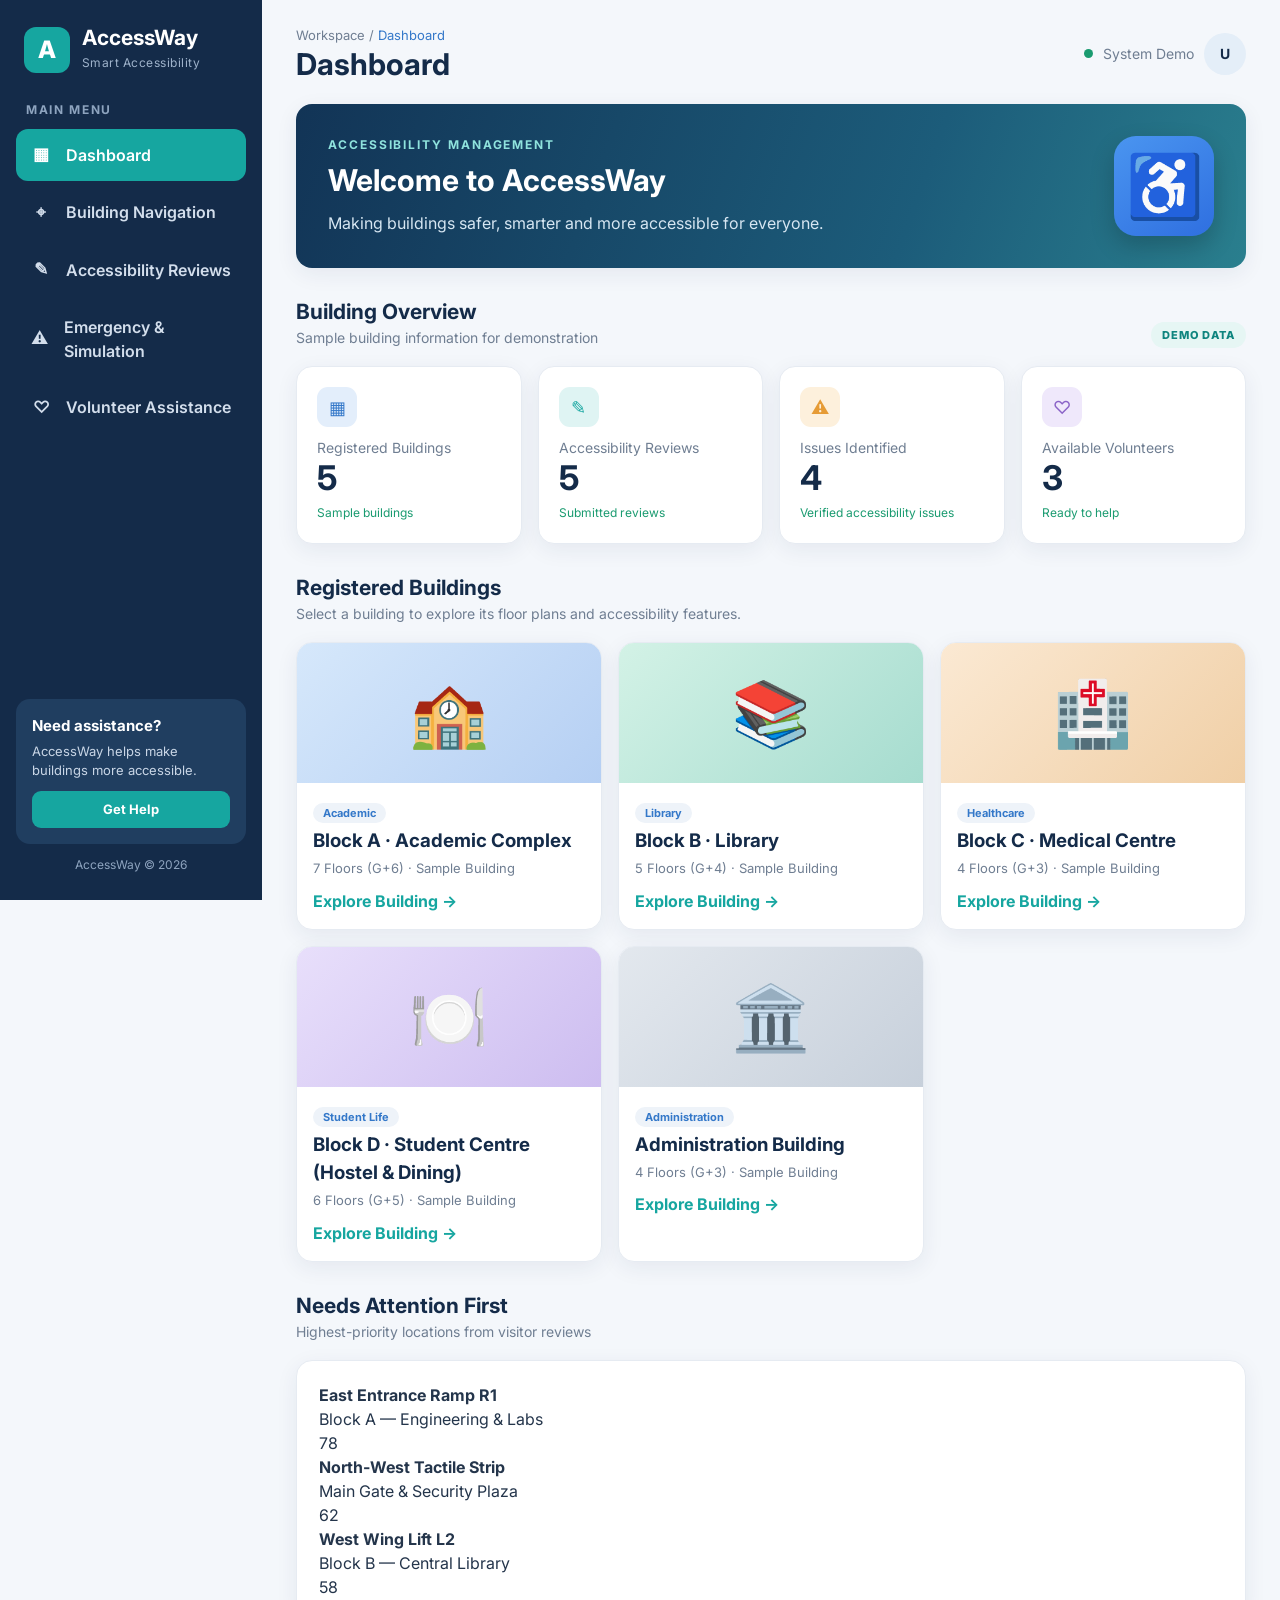
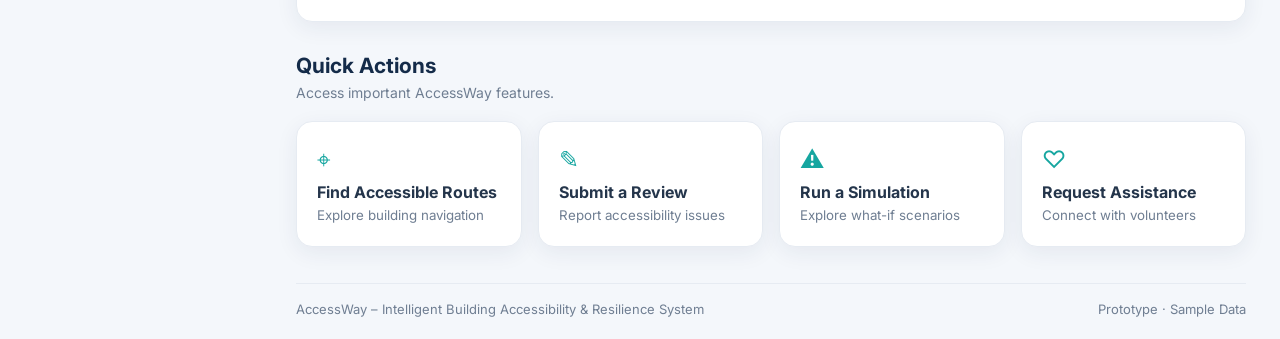
<file: frontend/integrated.html>
<!DOCTYPE html>
<html lang="en">
<head>
    <meta charset="UTF-8">
    <meta name="viewport" content="width=device-width, initial-scale=1, viewport-fit=cover">
    <title>AccessWay | Intelligent Accessibility System</title>
    <style>
/* =====================================
   ACCESSWAY – MAIN DESIGN
===================================== */
@import url('https://fonts.googleapis.com/css2?family=Inter:wght@400;500;600;700;800&display=swap');

:root {
    --navy: #142b49; --navy-light: #203e60; --blue: #3478c9; --teal: #16a6a0;
    --background: #f4f7fb; --white: #fff; --text: #24354b; --muted: #6f7e92;
    --border: #e6ebf2; --success: #1a9b70; --warning: #e69b35; --danger: #d9534f;
    --shadow: 0 6px 22px rgba(24, 48, 78, .07);
}
* { margin: 0; padding: 0; box-sizing: border-box; }
body { font-family: 'Inter', Arial, sans-serif; background: var(--background); color: var(--text); min-height: 100vh; line-height: 1.5; }
button, input, select, textarea { font: inherit; color: inherit; }
button { cursor: pointer; }
.hidden { display: none !important; }
.app-container { display: flex; min-height: 100vh; }

/* ---------- sidebar ---------- */
.sidebar { width: 262px; background: var(--navy); color: #fff; padding: 26px 16px; display: flex; flex-direction: column; flex-shrink: 0; position: sticky; top: 0; height: 100vh; }
.brand { display: flex; align-items: center; gap: 12px; padding: 0 8px 28px; }
.brand-icon { width: 46px; height: 46px; border-radius: 12px; background: var(--teal); display: grid; place-items: center; font-weight: 800; font-size: 24px; }
.brand h2 { font-size: 21px; line-height: 1.1; } .brand span { font-size: 12px; color: #9fb3cb; letter-spacing: .04em; }
.sidebar-heading { font-size: 12px; letter-spacing: .14em; color: #8ea4bf; font-weight: 700; padding: 0 10px 10px; }
.navigation { display: flex; flex-direction: column; gap: 6px; }
.nav-link { display: flex; align-items: center; gap: 14px; padding: 13px 14px; border: 0; background: none; color: #d3deec; border-radius: 12px; font-weight: 600; text-align: left; transition: .15s; }
.nav-link span { width: 22px; text-align: center; font-size: 17px; }
.nav-link:hover { background: var(--navy-light); } .nav-link.active { background: var(--teal); color: #fff; }
.sidebar-bottom { margin-top: auto; }
.help-card { background: var(--navy-light); border-radius: 14px; padding: 16px; font-size: 13px; color: #c9d6e6; }
.help-card h3 { color: #fff; font-size: 15px; margin-bottom: 4px; }
.help-button { margin-top: 10px; width: 100%; padding: 9px; border: 0; border-radius: 9px; background: var(--teal); color: #fff; font-weight: 700; }
.sidebar-footer { text-align: center; font-size: 12px; color: #8ea4bf; margin-top: 12px; }

/* ---------- main ---------- */
.main-content { flex: 1; min-width: 0; padding: 26px 34px 20px; }
.topbar { display: flex; justify-content: space-between; align-items: center; margin-bottom: 22px; gap: 12px; }
.breadcrumb { font-size: 13px; color: var(--muted); } .breadcrumb span { color: var(--blue); }
.topbar h1 { font-size: 30px; color: var(--navy); line-height: 1.2; }
.topbar-right { display: flex; align-items: center; gap: 10px; font-size: 14px; color: var(--muted); }
.status-indicator { width: 9px; height: 9px; border-radius: 50%; background: var(--success); }
.profile-avatar { width: 42px; height: 42px; border-radius: 50%; background: #e4eef8; display: grid; place-items: center; font-weight: 700; color: var(--navy); }
.page { display: none; } .page.active { display: block; animation: fade .3s; }
@keyframes fade { from { opacity: 0; transform: translateY(8px); } }
.page > * + * { margin-top: 18px; }

/* ---------- cards ---------- */
.content-card, .stat-card, .building-card, .intro-card, .welcome-section { background: var(--white); border: 1px solid var(--border); border-radius: 16px; box-shadow: var(--shadow); }
.content-card { padding: 22px; }
.content-card h3, .intro-card h2 { color: var(--navy); }
.content-card > h3 { margin-bottom: 12px; font-size: 18px; }
.welcome-section { display: flex; justify-content: space-between; align-items: center; gap: 20px; padding: 32px; background: linear-gradient(110deg, #123456, #1c5c7a 65%, #2a7f8e); color: #fff; border: 0; }
.welcome-section h2 { font-size: 30px; margin: 4px 0 8px; } .welcome-section p { max-width: 620px; color: #d6e6f2; }
.eyebrow { font-size: 12px; letter-spacing: .16em; font-weight: 700; color: #8fe3dd !important; }
.welcome-symbol { width: 100px; height: 100px; border-radius: 22px; background: linear-gradient(145deg,#4a95f0,#2f6fe0); display: grid; place-items: center; font-size: 62px; color: #fff; box-shadow: 0 10px 24px rgba(0,0,0,.2); flex-shrink: 0; }
.section-heading { display: flex; justify-content: space-between; align-items: end; margin-top: 28px !important; }
.section-heading h2 { font-size: 21px; color: var(--navy); } .section-heading p { color: var(--muted); font-size: 14px; }
.demo-label, .campus-demo-tag { font-size: 11px; font-weight: 800; letter-spacing: .08em; padding: 5px 11px; border-radius: 99px; background: #e6f6f4; color: #0f857f; }
.stats-grid { display: grid; grid-template-columns: repeat(auto-fit, minmax(190px, 1fr)); gap: 16px; }
.stat-card { padding: 20px; } .stat-card p { color: var(--muted); font-size: 14px; } .stat-card h2 { font-size: 34px; color: var(--navy); line-height: 1.2; } .stat-card > span { font-size: 12px; color: var(--success); }
.stat-icon { width: 40px; height: 40px; border-radius: 11px; display: grid; place-items: center; font-size: 18px; margin-bottom: 10px; }
.stat-icon.blue { background: #e3eefb; color: var(--blue); } .stat-icon.teal { background: #dff4f3; color: var(--teal); } .stat-icon.orange { background: #fdf0dc; color: var(--warning); } .stat-icon.purple { background: #efe8fb; color: #8a63c7; } .stat-icon.green { background: #def5ea; color: var(--success); }
.building-grid { display: grid; grid-template-columns: repeat(auto-fit, minmax(240px, 1fr)); gap: 16px; }
.building-card { overflow: hidden; }
.building-visual { height: 140px; display: grid; place-items: center; font-size: 64px; }
.building-info { padding: 16px; } .building-info h3 { color: var(--navy); margin: 4px 0; } .building-info p { font-size: 13px; color: var(--muted); }
.building-tag { font-size: 11px; font-weight: 700; padding: 3px 10px; border-radius: 99px; background: #eef3f9; color: var(--blue); }
.text-button { margin-top: 10px; background: none; border: 0; color: var(--teal); font-weight: 700; padding: 0; }
.quick-actions { display: grid; grid-template-columns: repeat(auto-fit, minmax(220px, 1fr)); gap: 16px; }
.action-card { display: flex; flex-direction: column; align-items: flex-start; gap: 2px; text-align: left; padding: 20px; background: #fff; border: 1px solid var(--border); border-radius: 16px; box-shadow: var(--shadow); transition: .15s; }
.action-card:hover { transform: translateY(-3px); border-color: var(--teal); }
.action-card span { font-size: 24px; color: var(--teal); } .action-card small { color: var(--muted); }
.intro-card { display: flex; align-items: center; gap: 18px; padding: 24px; background: linear-gradient(120deg, #e8f4f6, #edf2fb); }
.large-icon { width: 58px; height: 58px; border-radius: 15px; background: #fff; display: grid; place-items: center; font-size: 26px; color: var(--teal); box-shadow: var(--shadow); flex-shrink: 0; }
.intro-card p { color: var(--muted); }

/* ---------- forms ---------- */
label { display: block; font-size: 13px; font-weight: 600; margin: 14px 0 5px; }
select, input[type=text], input[type=number], input:not([type]), textarea { width: 100%; padding: 11px 13px; border: 1px solid #d3dce7; border-radius: 10px; background: #fbfcfe; }
select:focus, input:focus, textarea:focus { outline: 2px solid rgba(22, 166, 160, .35); border-color: var(--teal); }
.form-row { display: grid; gap: 14px; } .form-row.three { grid-template-columns: repeat(auto-fit, minmax(220px, 1fr)); } .form-row.two { grid-template-columns: 1fr 1fr; }
.form-row label { margin-top: 0; }
.check { display: flex; align-items: center; gap: 8px; } .check input { width: auto; }
.primary-button, .secondary-button, .danger-button { border: 0; border-radius: 10px; padding: 12px 20px; font-weight: 700; margin-top: 16px; transition: .15s; }
.primary-button { background: var(--teal); color: #fff; width: 100%; } .primary-button.inline { width: auto; }
.secondary-button { background: #e8eef5; color: var(--navy); margin-right: 8px; }
.danger-button { background: var(--danger); color: #fff; width: 100%; }
.primary-button:hover, .danger-button:hover { filter: brightness(.93); } .secondary-button:hover { background: #dbe5f0; }
.button-row { display: flex; gap: 8px; flex-wrap: wrap; align-items: center; } .button-row .primary-button { margin-right: 0; }
.mini-button { margin: 8px 6px 0 0; padding: 4px 11px; border: 0; border-radius: 8px; background: #e8eef5; color: var(--navy); font-size: 12px; font-weight: 700; }
.mini-button.ghost { background: #fbe9e8; color: #a33; }
.two-column { display: grid; grid-template-columns: repeat(auto-fit, minmax(380px, 1fr)); gap: 18px; }
.sub { margin: 20px 0 6px; color: var(--navy); }
.small-note, .muted-note { font-size: 12.5px; color: var(--muted); }
.result-area { margin-top: 14px; }

/* ---------- navigation layout + map ---------- */
.nav-layout { display: grid; grid-template-columns: 360px minmax(0, 1fr); gap: 18px; align-items: start; }
.route-empty { padding: 18px; border: 1px dashed #cdd8e5; border-radius: 12px; color: var(--muted); font-size: 14px; }
.route-option { border: 2px solid var(--border); border-radius: 12px; padding: 12px 14px; margin-bottom: 10px; cursor: pointer; transition: .15s; }
.route-option:hover { border-color: #b8dedc; } .route-option.selected { border-color: var(--teal); background: #effaf9; }
.route-option p { font-size: 13px; color: var(--muted); margin-top: 3px; }
.route-steps { margin-top: 14px; padding-top: 12px; border-top: 1px solid var(--border); } .route-steps h4 { color: var(--navy); }
.route-steps ol, .compare-card ol, .plain-steps { padding-left: 20px; margin: 8px 0; font-size: 14px; } li { margin: 3px 0; }
.pill { display: inline-block; padding: 2px 9px; border-radius: 99px; font-size: 11.5px; font-weight: 700; background: #e8eef5; margin: 2px 2px 2px 0; }
.pill.ok { background: #d9f3e8; color: #0b6b42; } .pill.warn { background: #fdebd0; color: #8a4b00; } .pill.bad { background: #fadbd8; color: #922; } .pill.info { background: #dcebfb; color: #1f559a; }
.map-heading { display: flex; justify-content: space-between; align-items: start; margin-bottom: 8px; } .map-heading h2 { color: var(--navy); font-size: 22px; }
.campus-eyebrow { font-size: 11px; font-weight: 800; letter-spacing: .14em; color: var(--teal); }
.chip-row { display: flex; gap: 8px; flex-wrap: wrap; align-items: center; margin: 8px 0; } .chip-row.big { margin: 0; }
.chip { border: 1px solid #cfd9e5; background: #fff; border-radius: 99px; padding: 6px 14px; font-size: 13px; font-weight: 600; transition: .15s; }
.chip:hover { border-color: var(--teal); } .chip.on { background: var(--navy); color: #fff; border-color: var(--navy); } .chip.floor.on { background: var(--teal); border-color: var(--teal); }
.chip-gap { width: 10px; }
.map-scroll { overflow: auto; max-height: 680px; border: 1px solid var(--border); border-radius: 14px; background: #f4f7f3; }
.svg-map { display: block; min-width: 560px; height: auto; } .campus-block { cursor: pointer; transition: opacity .15s; } .campus-block:hover { opacity: .85; }
.legend { display: flex; flex-wrap: wrap; gap: 8px 18px; font-size: 12.5px; color: var(--muted); margin-top: 10px; }
.legend .dot { display: inline-block; width: 11px; height: 11px; border-radius: 50%; margin-right: 6px; vertical-align: -1px; }
.legend .dot.hatch { border-radius: 2px; background: repeating-linear-gradient(45deg, #b9c4d2 0 2px, #fff 2px 5px); }

/* ---------- lists & custom cards (enhanced layouts) ---------- */
.scroll-list { max-height: 460px; overflow: auto; margin-top: 10px; }
.priority-item-card { border: 1px solid var(--border); border-radius: 14px; padding: 18px; margin-top: 12px; background: #fff; display: flex; justify-content: space-between; align-items: flex-start; gap: 16px; box-shadow: 0 2px 8px rgba(0,0,0,.02); }
.priority-item-card .issue-info h4 { color: var(--navy); font-size: 16px; display: flex; align-items: center; gap: 8px; margin-bottom: 4px; }
.priority-item-card .issue-info p.location { color: var(--teal); font-size: 13.5px; font-weight: 600; margin-bottom: 6px; }
.priority-item-card .issue-info p.desc { color: var(--muted); font-size: 13.5px; }
.priority-item-card .issue-meta { text-align: right; display: flex; flex-direction: column; align-items: flex-end; gap: 6px; flex-shrink: 0; }
.priority-item-card .issue-meta .count { font-weight: 800; font-size: 15px; color: var(--navy); }
.priority-item-card .issue-meta .confirms { font-size: 12px; color: var(--muted); }

.sev-btn-group { display: grid; grid-template-columns: repeat(4, 1fr); gap: 8px; margin-top: 6px; }
.sev-btn { padding: 10px; border: 1px solid #d3dce7; border-radius: 10px; background: #fbfcfe; font-weight: 700; text-align: center; cursor: pointer; transition: .15s; font-size: 13px; }
.sev-btn.active.critical { background: #d9534f; color: #fff; border-color: #d9534f; }
.sev-btn.active.high { background: #e69b35; color: #fff; border-color: #e69b35; }
.sev-btn.active.medium { background: #3478c9; color: #fff; border-color: #3478c9; }
.sev-btn.active.low { background: #1a9b70; color: #fff; border-color: #1a9b70; }

.badge-critical { background: #fadbd8; color: #a1302a; padding: 3px 10px; border-radius: 99px; font-size: 11.5px; font-weight: 700; }
.badge-high { background: #fdebd0; color: #8a4b00; padding: 3px 10px; border-radius: 99px; font-size: 11.5px; font-weight: 700; }
.badge-medium { background: #e3eefb; color: #1f559a; padding: 3px 10px; border-radius: 99px; font-size: 11.5px; font-weight: 700; }
.badge-low { background: #d9f3e8; color: #0b6b42; padding: 3px 10px; border-radius: 99px; font-size: 11.5px; font-weight: 700; }

.volunteer-grid { display: grid; grid-template-columns: repeat(auto-fit, minmax(300px, 1fr)); gap: 16px; margin-top: 16px; }
.volunteer-card { border: 1px solid var(--border); border-radius: 16px; padding: 20px; background: #fff; box-shadow: 0 2px 10px rgba(0,0,0,.03); display: flex; flex-direction: column; justify-content: space-between; }
.volunteer-card .v-header { display: flex; justify-content: space-between; align-items: flex-start; margin-bottom: 12px; }
.volunteer-card h4 { color: var(--navy); font-size: 17px; margin-bottom: 2px; }
.volunteer-card p.role { font-size: 13px; color: var(--muted); }
.volunteer-card p.zone { font-size: 13px; color: var(--teal); font-weight: 600; margin: 6px 0 12px; }
.volunteer-tags { display: flex; flex-wrap: gap; gap: 6px; margin-bottom: 16px; }
.vtag { background: #f0f4f9; color: var(--navy); padding: 4px 10px; border-radius: 8px; font-size: 12px; font-weight: 600; }

.compare-grid { display: grid; grid-template-columns: repeat(auto-fit, minmax(300px, 1fr)); gap: 14px; margin-bottom: 14px; }
.compare-card { border: 1px solid var(--border); border-radius: 12px; padding: 14px; margin-top: 12px; background: #fbfcfe; } .compare-grid .compare-card { margin-top: 0; } .compare-card h4 { color: var(--navy); }
.delta { font-weight: 700; color: var(--navy); margin: 8px 0; }
.warning-banner { display: flex; gap: 14px; background: #fff6ea; border: 1px solid #f4d9b0; border-left: 5px solid var(--warning); padding: 16px 18px; border-radius: 12px; align-items: start; } .warning-banner > span { font-size: 24px; } .warning-banner p { font-size: 14px; color: #6f4a14; }
.warning-box, .info-box { border-radius: 10px; padding: 12px 14px; font-size: 14px; margin: 10px 0; } .warning-box { background: #fff6ea; border-left: 5px solid var(--warning); color: #6f4a14; } .info-box { background: #e9f8f1; border-left: 5px solid var(--success); color: #11583c; }
.exit-grid { display: grid; grid-template-columns: repeat(auto-fit, minmax(240px, 1fr)); gap: 14px; } .exit-card { background: #fff; border: 1px solid var(--border); border-radius: 14px; padding: 16px; font-size: 13.5px; } .exit-card h4 { color: var(--navy); margin-bottom: 6px; }
.main-footer { display: flex; justify-content: space-between; flex-wrap: wrap; gap: 8px; margin-top: 36px; padding-top: 16px; border-top: 1px solid var(--border); font-size: 13px; color: var(--muted); }
.toast { position: fixed; bottom: 22px; left: 50%; transform: translate(-50%, 20px); background: var(--navy); color: #fff; padding: 11px 20px; border-radius: 12px; opacity: 0; pointer-events: none; transition: .25s; z-index: 50; max-width: 90vw; }
.toast.show { opacity: 1; transform: translate(-50%, 0); } .toast.bad { background: var(--danger); }

/* ---------- responsive ---------- */
@media (max-width: 1100px) { .nav-layout { grid-template-columns: 1fr; } }
@media (max-width: 860px) {
    .app-container { flex-direction: column; }
    .sidebar { width: 100%; height: auto; position: static; padding: 14px; flex-direction: row; flex-wrap: wrap; align-items: center; gap: 10px; }
    .brand { padding: 0; } .sidebar-heading, .sidebar-bottom { display: none; }
    .navigation { flex-direction: row; overflow-x: auto; flex: 1; } .nav-link { white-space: nowrap; padding: 10px 12px; }
    .main-content { padding: 18px 14px; } .topbar h1 { font-size: 24px; }
    .welcome-symbol { display: none; } .two-column { grid-template-columns: 1fr; } .form-row.two { grid-template-columns: 1fr; }
}

/* ---------- navigation page (v3) ---------- */
.picker { display: grid; gap: 8px; }
.summary-tiles { display: grid; grid-template-columns: repeat(auto-fit, minmax(110px, 1fr)); gap: 10px; margin: 6px 0 14px; }
.tile { background: #f1f8f8; border: 1px solid #d7ecea; border-radius: 12px; padding: 12px; text-align: center; } .tile b { display: block; font-size: 22px; color: var(--navy); } .tile span { font-size: 12px; color: var(--muted); }
.route-title { font-weight: 700; color: var(--navy); margin-bottom: 8px; }
.dir-section { border-left: 3px solid var(--teal); padding: 2px 0 2px 14px; margin: 14px 0; } .dir-section h4 { color: var(--navy); display: flex; align-items: center; gap: 10px; margin-bottom: 4px; }
.dir-num { width: 24px; height: 24px; border-radius: 50%; background: var(--teal); color: #fff; font-size: 13px; display: inline-grid; place-items: center; }
.dir-section ol { padding-left: 22px; font-size: 14.5px; } .dir-section li { margin: 5px 0; }
.map-with-side { display: grid; grid-template-columns: minmax(0, 1fr) 250px; gap: 16px; align-items: start; }
.side-panel { border: 1px solid var(--border); border-radius: 14px; padding: 14px; background: #fbfcfe; font-size: 13px; } .side-panel h4 { color: var(--navy); margin-bottom: 8px; } .side-panel .sub { margin-top: 16px; }
.toggle { display: flex; justify-content: space-between; align-items: center; margin: 0; padding: 8px 0; font-weight: 600; font-size: 13px; border-bottom: 1px solid #eef2f6; } .toggle input { width: 38px; height: 20px; accent-color: var(--teal); }
.legend-list { list-style: none; } .legend-list li { display: flex; gap: 10px; align-items: center; margin: 9px 0; } .legend-list small { display: block; color: var(--muted); font-size: 11.5px; }
.ln { width: 34px; height: 4px; border-radius: 2px; flex-shrink: 0; } .ln.dash { background: repeating-linear-gradient(90deg, var(--c) 0 7px, transparent 7px 12px); } .sw { width: 34px; height: 16px; border-radius: 4px; border: 1px solid #cdd6e0; flex-shrink: 0; }
.chip-row.inline { display: inline-flex; margin: 0; }
.svg-map.campus { min-width: 600px; width: 100%; }
@media (max-width: 1150px) { .map-with-side { grid-template-columns: 1fr; } }

/* ---------- emergency + what-if (v4) ---------- */
.em-banner { display: flex; justify-content: space-between; align-items: center; gap: 12px; flex-wrap: wrap; background: #fdeceb; border: 1px solid #f3b9b4; border-left: 6px solid var(--danger); border-radius: 14px; padding: 14px 18px; } .em-banner p { font-size: 14px; color: #7a2a24; } .em-banner .secondary-button { margin: 0; }
.em-grid { display: grid; grid-template-columns: minmax(0, 1fr) minmax(0, 1.25fr); gap: 18px; margin-top: 16px; align-items: start; } .em-grid > div > .content-card + .content-card { margin-top: 18px; }
.quick-reports { display: grid; grid-template-columns: repeat(auto-fit, minmax(190px, 1fr)); gap: 8px; margin-top: 8px; }
.report-btn { text-align: left; padding: 12px 14px; border: 1px solid #f0c9c5; background: #fff7f6; color: #7a2a24; border-radius: 12px; font-weight: 600; font-size: 14px; transition: .15s; } .report-btn:hover { background: #fdeceb; border-color: var(--danger); }
.part { display: flex; justify-content: space-between; align-items: center; gap: 10px; padding: 9px 12px; border: 1px solid var(--border); border-radius: 10px; margin-top: 8px; background: #fff; font-size: 13.5px; } .part.is-closed { background: #fdeceb; border-color: #f3b9b4; } .part .mini-button { margin: 0 0 0 6px; } .part-btns { display: flex; flex-shrink: 0; }
details.content-card summary { cursor: pointer; } details.content-card[open] summary { margin-bottom: 8px; }
.dir-section li .mini-button { margin: 0 0 0 8px; padding: 2px 9px; }
@media (max-width: 1100px) { .em-grid { grid-template-columns: 1fr; } }

:root{padding-top:env(safe-area-inset-top,0px);padding-bottom:env(safe-area-inset-bottom,0px)}
</style>
</head>
<body>
<div class="app-container">

    <aside class="sidebar">
        <div class="brand"><div class="brand-icon">A</div><div><h2>AccessWay</h2><span>Smart Accessibility</span></div></div>
        <div class="sidebar-heading">MAIN MENU</div>
        <nav class="navigation">
            <button class="nav-link active" data-page="dashboard"><span>▦</span> Dashboard</button>
            <button class="nav-link" data-page="navigation"><span>⌖</span> Building Navigation</button>
            <button class="nav-link" data-page="reviews"><span>✎</span> Accessibility Reviews</button>
            <button class="nav-link" data-page="emergency"><span>⚠</span> Emergency &amp; Simulation</button>
            <button class="nav-link" data-page="volunteers"><span>♡</span> Volunteer Assistance</button>
        </nav>
        <div class="sidebar-bottom">
            <div class="help-card"><h3>Need assistance?</h3><p>AccessWay helps make buildings more accessible.</p><button class="help-button" data-page="volunteers">Get Help</button></div>
            <div class="sidebar-footer">AccessWay © 2026</div>
        </div>
    </aside>

    <main class="main-content">
        <header class="topbar">
            <div><p class="breadcrumb">Workspace / <span id="breadcrumb-page">Dashboard</span></p><h1 id="page-heading">Dashboard</h1></div>
            <div class="topbar-right"><span class="status-indicator"></span><span>System Demo</span><div class="profile-avatar">U</div></div>
        </header>

        <!-- DASHBOARD -->
        <section class="page active" id="dashboard">
            <div class="welcome-section">
                <div>
                    <p class="eyebrow">ACCESSIBILITY MANAGEMENT</p>
                    <h2>Welcome to AccessWay</h2>
                    <p>Making buildings safer, smarter and more accessible for everyone.</p>
                </div>
                <div class="welcome-symbol">♿</div>
            </div>
            <div class="section-heading"><div><h2>Building Overview</h2><p>Sample building information for demonstration</p></div><span class="demo-label">DEMO DATA</span></div>
            <div class="stats-grid">
                <div class="stat-card"><div class="stat-icon blue">▦</div><p>Registered Buildings</p><h2 id="building-count">5</h2><span>Sample buildings</span></div>
                <div class="stat-card"><div class="stat-icon teal">✎</div><p>Accessibility Reviews</p><h2 id="review-count">0</h2><span>Submitted reviews</span></div>
                <div class="stat-card"><div class="stat-icon orange">⚠</div><p>Issues Identified</p><h2 id="issue-count">0</h2><span>Verified accessibility issues</span></div>
                <div class="stat-card"><div class="stat-icon purple">♡</div><p>Available Volunteers</p><h2 id="volunteer-count">0</h2><span>Ready to help</span></div>
            </div>
            <div class="section-heading"><div><h2>Registered Buildings</h2><p>Select a building to explore its floor plans and accessibility features.</p></div></div>
            <div class="building-grid" id="building-grid"></div>
            <div class="section-heading"><div><h2>Needs Attention First</h2><p>Highest-priority locations from visitor reviews</p></div></div>
            <div class="content-card" id="dash-priorities"></div>
            <div class="section-heading"><div><h2>Quick Actions</h2><p>Access important AccessWay features.</p></div></div>
            <div class="quick-actions">
                <button class="action-card" data-page="navigation"><span>⌖</span><strong>Find Accessible Routes</strong><small>Explore building navigation</small></button>
                <button class="action-card" data-page="reviews"><span>✎</span><strong>Submit a Review</strong><small>Report accessibility issues</small></button>
                <button class="action-card" data-page="emergency"><span>⚠</span><strong>Run a Simulation</strong><small>Explore what-if scenarios</small></button>
                <button class="action-card" data-page="volunteers"><span>♡</span><strong>Request Assistance</strong><small>Connect with volunteers</small></button>
            </div>
        </section>

        <!-- BUILDING NAVIGATION -->
        <section class="page" id="navigation">
            <div class="intro-card"><span class="large-icon">⌖</span>
                <div><h2>Accessible Building Navigation</h2><p>Choose where you are, where you are going and your mobility needs. You get written directions, the campus route, and the floor plan of your destination.</p></div></div>

            <div class="content-card">
                <h3>1 · Find Your Route</h3>
                <form id="route-form">
                    <div class="form-row three">
                        <div><label>From (building, then room)</label><div class="picker" id="route-from"></div></div>
                        <div><label>To (building, then room)</label><div class="picker" id="route-to"></div></div>
                        <div><label for="route-profile">Mobility needs</label>
                            <select id="route-profile">
                                <option value="gen">General</option>
                                <option value="wheel">Wheelchair user (no stairs)</option>
                                <option value="crutch">Crutches (avoid stairs)</option>
                                <option value="limited">Limited mobility (avoid stairs)</option>
                                <option value="hand">Hand disability</option>
                            </select></div>
                    </div>
                    <div class="button-row"><button class="primary-button inline" type="submit">Find Accessible Route</button><button class="secondary-button" type="button" id="route-swap">⇄ Swap</button></div>
                </form>
            </div>

            <div class="content-card" id="directions-card"><h3>2 · Written Directions</h3><div id="directions"></div></div>

            <div class="content-card map-card" id="campus-card">
                <div class="map-heading"><div><span class="campus-eyebrow">CAMPUS NAVIGATION</span><h2>3 · Campus Map</h2><p class="small-note">Find accessible routes, view path conditions and plan your journey across campus. Click a block to open its floor plans.</p></div><span class="campus-demo-tag">SAMPLE CAMPUS</span></div>
                <div class="map-with-side">
                    <div class="map-scroll" id="campus-canvas"></div>
                    <div class="side-panel">
                        <h4>Path Conditions</h4>
                        <ul class="legend-list">
                            <li><i class="ln" style="background:#3fbfb6"></i><div><b>Paved path (accessible)</b><small>Smooth, wheelchair-friendly route</small></div></li>
                            <li><i class="ln dash" style="--c:#2f6fe0"></i><div><b>Ramp</b><small>Sloped access between levels</small></div></li>
                            <li><i class="ln dash" style="--c:#4aa84a"></i><div><b>Grass path</b><small>Walkable, not for wheelchairs</small></div></li>
                            <li><i class="ln dash" style="--c:#d9372b"></i><div><b>Damaged path</b><small>Broken or obstructed, closed</small></div></li>
                        </ul>
                        <label class="check"><input type="checkbox" data-show="ramps" checked> Show ramps</label>
                    </div>
                </div>
            </div>

            <div class="content-card map-card" id="indoor-card">
                <div class="map-heading"><div><span class="campus-eyebrow">BUILDING NAVIGATION</span><h2 id="indoor-title">Block A</h2><p class="small-note" id="indoor-sub"></p></div><span class="campus-demo-tag">4 · INDOOR MAP</span></div>
                <div class="chip-row" id="indoor-tabs"></div>
                <div class="chip-row"><span class="muted-note">Floor:</span><span id="indoor-floors" class="chip-row inline"></span><button class="chip" id="zoom-out">－</button><button class="chip" id="zoom-in">＋</button></div>
                <div class="map-with-side">
                    <div class="map-scroll" id="indoor-canvas"></div>
                    <div class="side-panel">
                        <h4>Map Options</h4>
                        <label class="toggle"><input type="checkbox" data-show="route" checked><span>Show accessible route</span></label>
                        <label class="toggle"><input type="checkbox" data-show="ramps" checked><span>Show ramps</span></label>
                        <label class="toggle"><input type="checkbox" data-show="lifts" checked><span>Show lifts</span></label>
                        <label class="toggle"><input type="checkbox" data-show="stairs" checked><span>Show stairs</span></label>
                        <label class="toggle"><input type="checkbox" data-show="wash" checked><span>Show washrooms</span></label>
                        <h4 class="sub">Path Legend</h4>
                        <ul class="legend-list">
                            <li><i class="ln" style="background:#0f9f94"></i><div><b>Accessible path</b><small>≥ 1.5 m wide</small></div></li>
                            <li><i class="ln dash" style="--c:#2f6fe0"></i><div><b>Ramp</b><small>≤ 1:12 slope</small></div></li>
                            <li><i class="ln dash" style="--c:#d9372b"></i><div><b>Restricted path</b><small>Closed in simulation</small></div></li>
                            <li><i class="sw" style="background:#fbf6e9"></i><div><b>Room / space</b></div></li>
                            <li><i class="sw" style="background:#edf1f5"></i><div><b>Corridor</b></div></li>
                            <li><i class="sw" style="background:#e4dbf8"></i><div><b>Lift</b></div></li>
                        </ul>
                    </div>
                </div>
                <div class="chip-row" id="indoor-legs"></div>
            </div>
        </section>

        <!-- REVIEWS (Updated to Modern Layout) -->
        <section class="page" id="reviews">
            <div class="intro-card"><span class="large-icon">✎</span><div><h2>Community Accessibility Reviews &amp; Severity Ranking</h2><p>Submit real-time barrier reports and track top campus issues ranked by severity.</p></div></div>
            
            <div class="content-card">
                <h3>Submit Accessibility Barrier Review</h3>
                <p class="small-note" style="margin-bottom:16px;">Reports immediately update severity rankings &amp; C++ routing weights</p>
                <form id="review-form">
                    <input id="review-id" type="hidden">
                    <div class="form-row two">
                        <div>
                            <label for="review-building">Campus Building / Zone</label>
                            <select id="review-building"></select>
                        </div>
                        <div>
                            <label for="review-location-text">Specific Floor / Door / Ramp</label>
                            <input id="review-location-text" type="text" placeholder="e.g., 2F West Lift or Ramp R2" required>
                            <!-- Hidden select for compatibility with backend logic -->
                            <select id="review-location" class="hidden"></select>
                        </div>
                    </div>
                    <div class="form-row two" style="margin-top:14px;">
                        <div>
                            <label for="review-category">Issue Category</label>
                            <select id="review-category">
                                <option value="Blocked Ramp">Blocked Ramp</option>
                                <option value="Missing Tactile Paving">Missing Tactile Paving</option>
                                <option value="Lift Outage">Lift Outage</option>
                                <option value="Narrow Corridor">Narrow Corridor</option>
                                <option value="Steep Slope">Steep Slope</option>
                                <option value="Broken Elevator">Broken Elevator</option>
                                <option value="Other accessibility concern">Other accessibility concern</option>
                            </select>
                        </div>
                        <div>
                            <label>Severity Level</label>
                            <div class="sev-btn-group" id="severity-buttons">
                                <div class="sev-btn critical" data-val="5">Critical</div>
                                <div class="sev-btn high" data-val="4">High</div>
                                <div class="sev-btn medium active" data-val="3">Medium</div>
                                <div class="sev-btn low" data-val="2">Low</div>
                            </div>
                            <input type="hidden" id="review-severity" value="3">
                        </div>
                    </div>
                    <div style="margin-top:14px;">
                        <label for="review-description">Barrier Description &amp; Mobility Impact</label>
                        <textarea id="review-description" rows="3" placeholder="Describe how this affects wheelchair users, visually impaired students, or step-free access..." required></textarea>
                    </div>
                    <button class="primary-button" type="submit" style="margin-top:18px;">Submit Barrier Report</button>
                </form>
            </div>

            <div class="content-card">
                <div style="display:flex; justify-content:space-between; align-items:center; margin-bottom:14px;">
                    <div>
                        <h3 style="margin-bottom:2px;">Top Issues by Severity (Live Ranking)</h3>
                        <p class="small-note">Sorted automatically by Criticality, Report Frequency &amp; Confirmations</p>
                    </div>
                    <span id="tracked-clusters-badge" class="badge-medium" style="background:#142b49; color:#fff; padding:6px 14px; border-radius:99px;">5 Tracked Clusters</span>
                </div>
                <div id="priority-list" class="scroll-list"></div>
            </div>
        </section>

        <!-- EMERGENCY + WHAT-IF -->
        <section class="page" id="emergency">
            <div class="warning-banner"><span>⚠</span><div><strong>Demonstration only</strong><p>This prototype does not provide certified emergency instructions. Follow official building procedures and trained personnel. Lifts are never treated as evacuation routes.</p></div></div>
            <div class="chip-row big"><button class="chip on" data-emtab="em-live">🚨 Emergency Mode (live)</button><button class="chip" data-emtab="em-sim">What-If Simulation (planning)</button></div>

            <div class="em-panel" id="em-live">
                <div class="content-card" id="em-start-card">
                    <h3>Start an emergency</h3>
                    <p class="small-note">Tell us what is happening and where you are. While you move, report what you see (a gate is closed, a staircase is closed, a corridor is crowded) and your route changes from where you stand.</p>
                    <div class="form-row three">
                        <div><label for="em-type">What is happening?</label>
                            <select id="em-type"><option>Fire alarm</option><option>Smoke in the building</option><option>Earthquake</option><option>Gas leak</option><option>Security threat nearby</option><option>Other evacuation</option></select></div>
                        <div><label>Where are you now?</label><div class="picker" id="em-loc"></div></div>
                        <div><label for="em-profile">Mobility needs</label>
                            <select id="em-profile"><option value="gen">General</option><option value="wheel">Wheelchair user</option><option value="crutch">Crutches</option><option value="limited">Limited mobility</option><option value="hand">Hand disability</option></select></div>
                    </div>
                    <button class="danger-button inline" id="em-start" type="button">Start emergency guidance</button>
                </div>

                <div id="em-live-box" class="hidden">
                    <div class="em-banner" id="em-banner"></div>
                    <div class="em-grid">
                        <div>
                            <div class="content-card"><h3>What to do now</h3><div id="em-guidance"></div></div>
                            <div class="content-card"><h3>Report a problem</h3>
                                <p class="small-note">Tap what you see ahead of you. The route is recalculated from your position.</p>
                                <div class="quick-reports">
                                    <button class="report-btn" data-emquick="exit">🚪 Gate / exit is closed</button>
                                    <button class="report-btn" data-emquick="stair">🪜 Staircase is closed</button>
                                    <button class="report-btn" data-emquick="crowd">👥 Corridor is crowded</button>
                                    <button class="report-btn" data-emquick="blocked">🔥 Corridor blocked / smoke</button>
                                    <button class="report-btn" data-emquick="refuge">♿ Refuge area not usable</button>
                                </div>
                                <h4 class="sub">Or choose exactly what is wrong along your route</h4><div id="em-along"></div>
                                <h4 class="sub">Reports so far</h4><div id="em-log"></div>
                            </div>
                        </div>
                        <div class="content-card"><h3>Your route</h3><div class="chip-row" id="em-views"></div><div class="map-scroll" id="em-map"></div>
                            <p class="small-note">Red = closed or blocked · orange 👥 = crowded · teal = your route · red pin = where you are heading.</p></div>
                    </div>
                </div>

                <div class="two-column">
                    <div class="content-card"><h3>Request Help (Demo SOS)</h3>
                        <div class="warning-box"><strong>DEMO ONLY.</strong> Saved in your browser. No emergency service or staff member is contacted. In a real emergency call your local emergency number (112 in India).</div>
                        <form id="sos-form"><label>Your location</label><div class="picker" id="sos-loc"></div><label for="sos-text">Message</label><textarea id="sos-text" rows="3"></textarea><button class="danger-button" type="submit">Record demo SOS</button></form>
                        <div id="sos-list"></div></div>
                    <div class="content-card"><h3>Exits &amp; Refuge Areas</h3><p class="small-note">Sample data. Replace with each building's approved emergency plan.</p><div class="exit-grid" id="exit-cards"></div></div>
                </div>
            </div>

            <div class="em-panel hidden" id="em-sim">
                <div class="content-card"><h3>1 · Plan a route</h3>
                    <p class="small-note">This is for planning only. Pick where you are going, then see what happens if part of the route is closed. (Live problems during an emergency go in Emergency Mode.)</p>
                    <div class="form-row three">
                        <div><label>From</label><div class="picker" id="wi-from"></div></div>
                        <div><label>To</label><div class="picker" id="wi-to"></div></div>
                        <div><label for="wi-profile">Mobility needs</label>
                            <select id="wi-profile"><option value="gen">General</option><option value="wheel" selected>Wheelchair user</option><option value="crutch">Crutches</option><option value="limited">Limited mobility</option></select></div>
                    </div>
                    <button class="primary-button inline" id="wi-compare" type="button">Show my route</button>
                </div>
                <div class="content-card hidden" id="wi-route-card"><h3>2 · What if part of this route is closed?</h3>
                    <p class="small-note">These are the parts of your route. Press one to close it and see the other way.</p><div id="wi-parts"></div></div>
                <div id="simulation-result"></div>
                <div class="content-card"><h3>Active closures</h3><div id="active-changes"></div><button class="secondary-button" id="reset-simulation">Reset scenario</button></div>
                <details class="content-card"><summary><b>Advanced:</b> close something that is not on my route</summary>
                    <form id="simulation-form">
                        <label for="scenario-type">Scenario</label>
                        <select id="scenario-type"><option value="block">Blocked corridor</option><option value="elevator">Lift unavailable</option><option value="close">Facility temporarily unavailable</option><option value="restore">Connection restored</option></select>
                        <div id="scenario-block-wrap"><label for="scenario-block">Building</label><select id="scenario-block"></select></div>
                        <div id="scenario-floor-wrap"><label for="scenario-floor">Floor</label><select id="scenario-floor"></select></div>
                        <label for="scenario-target">Which connection / facility</label><select id="scenario-target"></select>
                        <button class="primary-button" type="submit">Apply</button>
                    </form></details>
            </div>
        </section>

        <!-- VOLUNTEERS (Updated to Modern Layout) -->
        <section class="page" id="volunteers">
            <div class="intro-card"><span class="large-icon">♡</span><div><h2>Peer Volunteer &amp; Mobility Escort Assistance</h2><p>Connect with trained campus accessibility ambassadors for on-demand navigation support.</p></div></div>
            
            <div class="content-card">
                <h3>On-Demand Peer Volunteer &amp; Escort Dispatch</h3>
                <p class="small-note" style="margin-bottom:14px;">Request a trained campus mobility ambassador to meet you at any gate, parking bay, or classroom.</p>
                <form id="help-form">
                    <input id="help-name" type="hidden" value="Student Visitor">
                    <div class="form-row two">
                        <div>
                            <label for="help-loc-select">Your Meeting Point</label>
                            <select id="help-loc-select">
                                <option value="og">Main Gate &amp; Security Plaza</option>
                                <option value="opk">Accessible Parking Bay P1</option>
                                <option value="A0:main">Block A Main Entrance</option>
                                <option value="B0:main">Block B Library Entrance</option>
                            </select>
                            <div class="hidden"><div class="picker" id="help-loc"></div></div>
                        </div>
                        <div>
                            <label for="help-type">Assistance Needed</label>
                            <select id="help-type">
                                <option>Wheelchair Push / Companion</option>
                                <option>Tactile &amp; Visual Navigation</option>
                                <option>Heavy Door / Luggage Assist</option>
                                <option>Classroom Guidance Escort</option>
                                <option>General Accessibility Support</option>
                            </select>
                        </div>
                    </div>
                    <div style="margin-top:14px;">
                        <label for="help-description">Additional Meeting Notes (Optional)</label>
                        <textarea id="help-description" rows="2" placeholder="e.g., Meeting near security desk, wearing blue jacket..."></textarea>
                    </div>
                    <button class="primary-button" type="submit" style="margin-top:16px; background: #0f9f94;">Request Nearest Volunteer</button>
                </form>
                <div id="help-result" class="result-area"></div>
            </div>

            <div class="section-heading" style="margin-top:24px;">
                <div><h2>Active Campus Volunteers &amp; Ambassadors</h2><p>Directly dispatch or view currently on-duty mobility escorts</p></div>
            </div>
            
            <div class="volunteer-grid" id="volunteer-list"></div>

            <div class="content-card" style="margin-top:24px;">
                <h3>Assistance Request Queue</h3>
                <label for="acting-as">Acting as volunteer</label><select id="acting-as"></select>
                <div id="request-list"></div>
            </div>
        </section>

        <footer class="main-footer"><p>AccessWay – Intelligent Building Accessibility &amp; Resilience System</p><span>Prototype · Sample Data</span></footer>
    </main>
</div>
<div class="toast" id="toast" role="status" aria-live="polite"></div>
<script>
/* =========================================================
   ACCESSWAY – CAMPUS DATA + CAMPUS MAP
========================================================= */
const SCALE = 0.06;                 
const OUT_K = 0.5 / SCALE;          
const FLOOR_NAMES = ["Ground Floor", "First Floor", "Second Floor", "Third Floor", "Fourth Floor", "Fifth Floor", "Sixth Floor"];
const FLOOR_SHORT = ["GF", "1F", "2F", "3F", "4F", "5F", "6F"];

const P = (top, topR, left, right, cp, cn, mid) => ({ top, topR, left, right, cp, cn, mid });
const rep = (n, t) => Array(n).fill(t);

const BLOCKS = [
  { id: "A", name: "Block A", type: "Academic Complex", tag: "Academic", icon: "🏫", floors: 7,
    rect: [70, 70, 240, 120], fill: "#dcecff", stroke: "#6193c5", main: [190, 210], side: [325, 130], sideDir: "es",
    plans: [
      P(["CS Lab:2", "Classroom:2", "Classroom:2", "Seminar Room:2"], ["Faculty Offices:1"], ["Engineering Lab:1", "Science Lab:1", "Computer Lab:1"], ["Department Office:1", "Meeting Room:1", "Academic Office:1"], "theatres", ["Lecture Theatre 1", "Auditorium", "Lecture Theatre 2"], ["Reception / Lobby*:1"]),
      P(["Classroom:2", "Classroom:2", "Classroom:2", "Tutorial Room:1.4", "Classroom:2"], ["Faculty Room:1", "Pantry:.8"], ["Physics Lab:2", "Physics Prep Room:1"], ["Department Office:1", "Staff Common Room:1", "Notice Hall:1"], "grid6", rep(6, "Classroom"), ["Notice Board Hall:1", "Lobby*:1.6"]),
      P(["Chemistry Lab:3", "Chemistry Store:1", "Instrument Room:1.5"], ["Lab Faculty Room:1"], ["Electronics Lab:2", "Electronics Store:1"], ["Technician Room:1", "Safety Office:1"], "hallside", ["Computer Lab (Large)", "Server Room", "Network Lab"], ["Lobby*:1.5", "Lab Reception:1"]),
      P(["Seminar Room 1:2", "Seminar Room 2:2", "Seminar Room 3:2", "Conference Room:2.5"], ["Faculty Offices:1", "Faculty Offices:1"], ["Large Lecture Hall:2", "Lecture Hall:1"], ["Tutorial Room:1", "Tutorial Room:1", "Tutorial Room:1"], "wide3", ["Lecture Hall 1", "Lecture Hall 2", "Lecture Hall 3"], ["Lobby*:1"]),
      P(rep(5, "Faculty Office:1.5"), ["HOD Office:1"], ["Departmental Library:1.4", "Reading Room:1", "Photocopy Room:.7"], ["Research Scholar Room:1.6", "Pantry:.8"], "grid8", rep(8, "Faculty Cabin"), ["Lobby*:1", "Store:.8"]),
      P(["Project Lab:2", "Project Lab:2", "Research Lab:3"], ["Meeting Room:1"], ["AI Lab:1.5", "Data Science Lab:1.5"], ["Robotics Lab:1.5", "IoT Lab:1.5"], "atrium", ["Seminar Hall", "~", "Conference Hall"], ["Lobby*:1"]),
      P(["Research Lab:3", "Research Lab:3", "Doctoral Cabin:1.5"], ["Faculty Offices:1"], ["Thesis Room:1"], ["Seminar Room:1", "Meeting Room:1"], "theatres", ["Seminar Hall", "Conference Hall", "Seminar Hall"], ["Lobby*:1"])
    ] },
  { id: "B", name: "Block B", type: "Library", tag: "Library", icon: "📚", floors: 5,
    rect: [520, 60, 220, 110], fill: "#d9f3e8", stroke: "#60a98a", main: [630, 190], side: [505, 130], sideDir: "ws",
    plans: [
      P(["Group Study 1:2", "Group Study 2:2", "Discussion Room:2", "IT Resource Centre:2.5"], ["Help Desk:1"], ["Reference Section:1", "Catalogue Room:1", "Archives:1"], ["Digital Library:1.4", "Periodicals:1", "Print Centre:.8"], "stacks", ["Book Stacks", "Reading Hall", "Reading Hall", "Book Stacks"], ["Circulation Desk*:1"]),
      P(["Periodicals Room:3", "Journals:2", "Media Room:2"], ["Staff Room:1"], ["Reading Room:1.5", "Quiet Study:1.5"], ["Digital Library:1", "Research Room:1", "Scan Room:.7"], "hallside", ["Reading Hall", "Group Study", "Group Study"], ["Lobby*:1", "Help Point:.8"]),
      P(rep(4, "Group Study:1.5").concat(["Seminar Room:2"]), ["Printing:1"], ["Reference Section:1", "Reference Section:1"], ["Archive Room:1.5", "Rare Books Vault:1"], "grid6", rep(6, "Study Pod Room"), ["Lobby*:1"]),
      P(["Book Stacks A:3", "Book Stacks B:3", "Book Stacks C:2"], ["Stack Office:1"], ["Reading Room:1"], ["Quiet Study:1", "Quiet Study:1"], "atrium", ["Periodical Hall", "~", "Reading Hall"], ["Lobby*:1.4", "Librarian Office:1"]),
      P(["Research Commons:3", "Digital Lab:2", "Seminar Room:2"], ["Reference Room:1"], ["Thesis Room:1", "Special Collections:1"], ["Staff Library:1.4", "Training Room:1"], "theatres", ["Research Hall", "Rare Books Hall", "Research Hall"], ["Lobby*:1"])
    ] },
  { id: "C", name: "Block C", type: "Medical Centre", tag: "Healthcare", icon: "🏥", floors: 4,
    rect: [650, 230, 200, 100], fill: "#fce9d5", stroke: "#d49a55", main: [640, 290], side: [750, 350], sideDir: "es",
    plans: [
      P(["Consultation Room:2", "Consultation Room:2", "Consultation Room:2", "Nurse Station:1.5"], ["Records Office:1"], ["Pharmacy:1", "Laboratory:1", "Radiology:1"], ["First Aid / Emergency:1.4", "Treatment Room:1", "Observation Room:1"], "theatres", ["Waiting Area", "Reception & Registration", "Waiting Area"], ["Triage Lobby*:1"]),
      P(["Dental Clinic:2", "Eye Clinic:2", "ENT Clinic:2", "Counselling Room:1.5", "Consultation Room:2"], ["Records:1"], ["Physiotherapy:1.4", "Therapy Room:1"], ["Pathology Lab:1", "Medical Store:1", "Collection Room:.8"], "grid6", rep(6, "Consultation Room"), ["Waiting Lobby*:1.5", "Reception Desk:1"]),
      P(["Day Care Ward:3", "Recovery Ward:3", "Isolation Room:1.5"], ["Nurse Base:1"], ["Treatment Room:1", "Treatment Room:1", "Minor OT:1"], ["Dialysis:1.5", "Infusion Room:1.5"], "atrium", ["Ward A", "~", "Ward B"], ["Lobby*:1", "Pantry:.8"]),
      P(rep(4, "Ward:2"), ["Doctors Lounge:1"], ["ICU Observation:1.6", "Operation Theatre:1.6"], ["Admin Office:1", "Conference Room:1.4"], "hallside", ["Intensive Care Unit", "Nurses Station", "Sterile Store"], ["Lobby*:1"])
    ] },
  { id: "D", name: "Block D", type: "Student Centre (Hostel & Dining)", tag: "Student Life", icon: "🍽️", floors: 6,
    rect: [630, 380, 220, 110], fill: "#eee5fc", stroke: "#9a7cc7", main: [620, 435], side: [740, 505], sideDir: "es",
    plans: [
      P(["Cafeteria / Mess:3", "Coffee Bar:1.5", "Bakery:1.5", "Serving Counter:2"], ["Cashier:1"], ["Kitchen:1.6", "Store Room:1"], ["Vending Area:1", "Cold Store:1", "Staff Room:1"], "theatres", ["Dining Hall", "Common Lounge", "Dining Hall"], ["Lobby*:1"]),
      P(["Gym:3", "Games Room:2", "Club Room:1.5", "Club Room:1.5"], ["Student Union:1"], ["Recreation Room:1", "Music Room:1", "Dance Studio:1"], ["Notice Hall:1", "Print Shop:1", "Counselling Room:1"], "wide3", ["Multi-purpose Hall", "Indoor Sports Court", "Multi-purpose Hall"], ["Lobby*:1"]),
      P(rep(5, "Hostel Room:1.5"), ["Warden Office:1.2"], ["Study Room:1", "Common Room:1", "Laundry:.8"], rep(3, "Hostel Room:1"), "grid8", rep(8, "Hostel Room"), ["Lobby*:1", "Visitors Room:.8"]),
      P(rep(5, "Hostel Room:1.5"), ["Hostel Room:1.2"], rep(4, "Hostel Room:1"), ["Study Room:1", "Common Area:1.4"], "grid6", rep(6, "Hostel Room"), ["Lobby*:1", "Pantry:.8"]),
      P(rep(4, "Hostel Room:1.5").concat(["Common Room:2"]), ["Warden Office:1.2"], rep(3, "Hostel Room:1"), ["Study Room:1.4", "Laundry:1"], "atrium", ["Hostel Wing A", "~", "Hostel Wing B"], ["Lobby*:1"]),
      P(rep(5, "Hostel Room:1.5"), ["Hostel Room:1.2"], ["Terrace Lounge:2", "Hostel Room:1"], rep(3, "Hostel Room:1"), "grid8", rep(8, "Hostel Room"), ["Lobby*:1", "Terrace Access:.8"])
    ] },
  { id: "E", name: "Administration", type: "Administration Building", tag: "Administration", icon: "🏛️", floors: 4,
    rect: [250, 250, 160, 90], fill: "#e8ecf1", stroke: "#7a8a9e", main: [330, 365], side: [425, 290], sideDir: "es",
    plans: [
      P(["Student Services:2", "Admissions Office:2", "Accounts Office:2", "Examination Cell:2"], ["Cashier:1"], ["Registrar:1", "Records Room:1", "Help Desk:1"], ["Dean Office:1", "Meeting Room:1", "Mail Room:1"], "theatres", ["Waiting Lounge", "Front Office", "Waiting Lounge"], ["Reception*:1"]),
      P(["Dean Office:2", "HOD Office:2", "Accounts:2", "Audit Cell:2", "Staff Room:2"], ["Pantry:1"], ["HR Office:1.4", "Finance Office:1.4"], ["Conference Room:1.4", "Board Room:1.4"], "grid6", rep(6, "Open Office"), ["Lobby*:1"]),
      P(["Director Office:2.5", "Secretary:1.5", "Planning Cell:2"], ["Legal Cell:1"], ["Strategy Room:1", "Archive:1", "IT Office:1"], ["Board Room:1.6", "Meeting Room:1"], "hallside", ["Conference Hall", "Meeting Room", "Meeting Room"], ["Lobby*:1", "Pantry:.8"]),
      P(["Vice-Chancellor Office:3", "PA Office:1.5", "Waiting Room:1.5", "Protocol Office:2"], ["Pantry:1"], ["Library:1"], ["Board Room:1.4", "Senate Hall:1.4"], "atrium", ["Senate Room", "~", "Council Room"], ["Lobby*:1"])
    ] }
];

const OUTDOOR_NODES = [
  ["og", 450, 580, "Main Gate"], ["os1", 450, 505, "South Plaza"], ["os2", 450, 435, "Central Plaza"], ["os2b", 450, 365, null],
  ["os3", 450, 290, "Admin Junction"], ["os4", 450, 190, "North Junction"], ["os5", 450, 130, "North Plaza"],
  ["opk", 240, 505, "Accessible Parking"], ["ow1", 190, 435, "West Junction"], ["oe1", 640, 350, "East Junction"]
];
const OUTDOOR_EDGES = [
  ["og", "os1", "paved", "Main Gate to South Plaza"], ["os1", "os2", "paved", "South Plaza to Central Plaza"],
  ["os2", "os2b", "paved", "Central Plaza to Plaza North"], ["os2b", "os3", "paved", "Plaza North to Admin Junction"],
  ["os3", "os4", "paved", "Admin Junction to North Junction"], ["os4", "os5", "paved", "North Junction to North Plaza"],
  ["os1", "opk", "paved", "South Plaza to Accessible Parking"], ["os2", "ow1", "paved", "Central Plaza to West Junction"],
  ["ow1", "oAm", "ramp", "West Junction to Block A entrance (ramp)"], ["os2b", "oEm", "paved", "Plaza North to Administration entrance"],
  ["os3", "oEs", "paved", "Admin Junction to Administration side door"], ["os3", "oCm", "ramp", "Admin Junction to Block C entrance (ramp)"],
  ["oCm", "oe1", "paved", "Block C entrance to East Junction"], ["oe1", "oCs", "paved", "East Junction to Block C side door"],
  ["os2", "oDm", "paved", "Central Plaza to Block D entrance"], ["oe1", "oDm", "grass", "East Junction to Block D (grass shortcut)"],
  ["os1", "oDs", "paved", "South Plaza to Block D side door"], ["os5", "oBs", "paved", "North Plaza to Block B side door"],
  ["os4", "oBm", "damaged", "North Junction to Block B entrance (damaged)"], ["os5", "oAs", "damaged", "North Plaza to Block A side door (damaged)"]
];

const CAMPUS_COND = { paved: "#3fbfb6", ramp: "#2f6fe0", grass: "#4aa84a", damaged: "#d9372b" };
function drawCampus(legs, route) {
  const Q = MAPSETS || S, hot = new Set(legs.filter(l => l.v !== "C").map(l => l.v[0]));
  const roads = E.filter(e => e.t === "outdoor" && N.get(e.a).v === "C" && N.get(e.b).v === "C");
  const L = (e, col, w, extra = "") => { const A = N.get(e.a), B = N.get(e.b); return `<line x1="${A.x}" y1="${A.y}" x2="${B.x}" y2="${B.y}" stroke="${col}" stroke-width="${w}" stroke-linecap="round" ${extra}/>`; };
  let s = `<svg viewBox="0 0 900 620" class="svg-map campus" role="img" aria-label="University campus map">
    <rect width="900" height="620" rx="16" fill="#eef4ea"/><rect x="25" y="25" width="850" height="575" rx="22" fill="#f3f8ef" stroke="#d6e3d2" stroke-width="3"/>
    <rect x="480" y="215" width="120" height="55" rx="14" fill="#dcefd9"/><text x="540" y="247" text-anchor="middle" font-size="11" font-weight="700" letter-spacing="1" fill="#5e8a62">GARDEN</text>
    <rect x="480" y="440" width="120" height="50" rx="14" fill="#dcefd9"/><text x="540" y="470" text-anchor="middle" font-size="11" font-weight="700" letter-spacing="1" fill="#5e8a62">GREEN COURT</text>
    <rect x="40" y="470" width="200" height="90" rx="8" fill="#e6eaef" stroke="#c8d0d9"/>
    <g stroke="#fff" stroke-width="3">${[60, 85, 110, 135, 160, 185, 210].map(x => `<line x1="${x}" y1="482" x2="${x}" y2="548"/>`).join("")}</g>
    <rect x="95" y="498" width="90" height="26" rx="6" fill="#fff" stroke="#334"/><text x="140" y="516" text-anchor="middle" font-size="14" font-weight="800" fill="#142b49">P  Parking</text>`;
  [[60, 60], [850, 60], [60, 320], [860, 560], [330, 160], [770, 190], [350, 460], [560, 330]].forEach(([x, y]) => s += `<circle cx="${x}" cy="${y}" r="10" fill="#c3e3ba"/><circle cx="${x}" cy="${y}" r="4.5" fill="#a0cf95"/>`);
  roads.forEach(e => s += L(e, "#d9dfe6", 24));
  roads.forEach(e => s += L(e, "#ffffff", 20));
  roads.forEach(e => {
    const blocked = Q.blocked.has(e.key), eff = blocked ? "damaged" : (e.cond === "damaged" ? "paved" : e.cond);
    if (eff === "ramp" && S.show.ramps === false) { s += L(e, CAMPUS_COND.paved, 3.5); return; }
    s += L(e, CAMPUS_COND[eff], 3.5, eff === "paved" ? "" : 'stroke-dasharray="9 6"');
    if (blocked) { const A = N.get(e.a), B = N.get(e.b), mx = (A.x + B.x) / 2, my = (A.y + B.y) / 2; s += `<path d="M${mx} ${my - 11}L${mx + 11} ${my + 8}H${mx - 11}Z" fill="#fff" stroke="#d9372b" stroke-width="2.5"/><text x="${mx}" y="${my + 5}" text-anchor="middle" font-size="11" font-weight="800" fill="#d9372b">!</text>`; }
  });
  BLOCKS.forEach(b => {
    const [x, y, w, h] = b.rect, cx = x + w / 2, cy = y + h / 2, on = hot.has(b.id);
    [b.main, b.side].forEach(([ax, ay]) => { const px = Math.min(Math.max(ax, x), x + w), py = Math.min(Math.max(ay, y), y + h); s += `<line x1="${px}" y1="${py}" x2="${ax}" y2="${ay}" stroke="#7b8794" stroke-width="5" stroke-linecap="round"/>`; });
    const big = w > 150, nm = b.id === "E" ? "Administration<tspan x=\"" + cx + "\" dy=\"16\">Building</tspan>" : b.name + "<tspan x=\"" + cx + "\" dy=\"16\">" + b.type.replace(" (Hostel & Dining)", "").replace("Student Centre", "Student Centre") + "</tspan>";
    s += `<g data-b="${b.id}" class="campus-block"><title>${b.name} · ${b.type} – click to open the floor plans</title>
      <rect x="${x}" y="${y}" width="${w}" height="${h}" rx="12" fill="#fff" stroke="${on ? "#14b8a6" : "#334155"}" stroke-width="${on ? 5 : 2.5}"/>
      <rect x="${x + 5}" y="${y + 5}" width="${w - 10}" height="${h - 10}" rx="8" fill="${b.fill}" opacity=".75"/>
      <text x="${cx}" y="${cy - 2}" text-anchor="middle" font-size="${big ? 15 : 13}" font-weight="800" fill="#1f2d3d">${nm}</text>
      <text x="${cx}" y="${y + h - 12}" text-anchor="middle" font-size="10" fill="#5d6b7a">G+${b.floors - 1} · click to open</text></g>`;
    s += `<circle cx="${b.main[0]}" cy="${b.main[1]}" r="9" fill="#4b6a92" stroke="#fff" stroke-width="3"/><text x="${b.main[0]}" y="${b.main[1] + 3.5}" text-anchor="middle" font-size="9.5" font-weight="800" fill="#fff">${b.id}</text>
      <circle cx="${b.side[0]}" cy="${b.side[1]}" r="5.5" fill="#fff" stroke="#1a9b70" stroke-width="3"/>`;
  });
  OUTDOOR_NODES.forEach(([id, x, y, label]) => {
    if (id === "og") s += `<circle cx="${x}" cy="${y}" r="14" fill="#1aa876" stroke="#fff" stroke-width="3"/><text x="${x}" y="${y + 5}" text-anchor="middle" font-size="13" font-weight="800" fill="#fff">G</text><rect x="${x - 38}" y="${y + 16}" width="76" height="20" rx="5" fill="#142b49"/><text x="${x}" y="${y + 30}" text-anchor="middle" font-size="11" font-weight="800" fill="#fff">Main Gate</text>`;
    else if (id === "opk") s += `<circle cx="${x}" cy="${y}" r="11" fill="#2f6fe0" stroke="#fff" stroke-width="3"/><text x="${x}" y="${y + 4}" text-anchor="middle" font-size="11" font-weight="800" fill="#fff">P</text>`;
    else if (label) s += `<circle cx="${x}" cy="${y}" r="5" fill="#9aa8b6"/>`;
  });
  legs.filter(l => l.v === "C").forEach(l => {
    const pts = l.nodes.map(id => N.get(id).x + "," + N.get(id).y).join(" ");
    s += `<polyline points="${pts}" fill="none" stroke="#fff" stroke-width="12" stroke-linejoin="round" stroke-linecap="round"/><polyline points="${pts}" fill="none" stroke="#0f9f94" stroke-width="7" stroke-linejoin="round" stroke-linecap="round"/>`;
  });
  if (route) [route.path[0], route.path[route.path.length - 1]].forEach((id, k) => {
    const n = N.get(id), bl = n.v === "C" ? null : blockOf(n.b);
    const p = bl ? { x: bl.rect[0] + bl.rect[2] / 2, y: bl.rect[1] + bl.rect[3] - 28 } : n;
    s += `<circle cx="${p.x}" cy="${p.y}" r="9" fill="${k ? "#d62d20" : "#1e9e5a"}" stroke="#fff" stroke-width="3"/>`;
  });
  return s + "</svg>";
}
</script>
<script>
/* =========================================================
   ACCESSWAY – NAVIGATION GRAPH & ROUTING ENGINE
========================================================= */
const N = new Map(), E = [], ADJ = new Map();
const S = { blocked: new Set(), closed: new Set(), base: new Set(), opts: [], sel: 0,
            show: { route: true, ramps: true, lifts: true, stairs: true, wash: true } };
let IV = "A0";      
let Z = 100;        
let MAPSETS = null; 

const blockOf = id => BLOCKS.find(b => b.id === id);
function addNode(id, o) { N.set(id, { id, ...o }); ADJ.set(id, []); }
function addEdge(a, b, t, name, w, cond) {
  const A = N.get(a), B = N.get(b);
  w ??= Math.hypot(A.x - B.x, A.y - B.y) * (t === "outdoor" ? OUT_K : 1);
  const e = { a, b, t, name, w, cond, v: A.v, key: a < b ? a + "|" + b : b + "|" + a };
  E.push(e); ADJ.get(a).push(e); ADJ.get(b).push(e);
}

OUTDOOR_NODES.forEach(([id, x, y, label]) => addNode(id, { b: "-", f: 0, v: "C", x, y, label, type: label ? "place" : "node" }));
BLOCKS.forEach(b => ["m", "s"].forEach(k => addNode("o" + b.id + k, { b: "-", f: 0, v: "C", x: (k === "m" ? b.main : b.side)[0], y: (k === "m" ? b.main : b.side)[1], label: null, type: "node" })));

const parseItem = s => { const [n, w] = s.split(":"); return { name: n.replace("*", ""), wt: +w || 1, lobby: n.endsWith("*") }; };
const CENTRE = {
  theatres: [[210, 200, 130, 240, "b"], [340, 200, 220, 240, "b"], [560, 200, 130, 240, "b"]],
  wide3: [[210, 200, 160, 240, "b"], [370, 200, 160, 240, "b"], [530, 200, 160, 240, "b"]],
  stacks: [[210, 200, 100, 240, "b"], [310, 200, 140, 240, "b"], [450, 200, 140, 240, "b"], [590, 200, 100, 240, "b"]],
  grid6: [0, 1, 2].map(i => [210 + i * 160, 200, 160, 120, "t"]).concat([0, 1, 2].map(i => [210 + i * 160, 320, 160, 120, "b"])),
  grid8: [0, 1, 2, 3].map(i => [210 + i * 120, 200, 120, 120, "t"]).concat([0, 1, 2, 3].map(i => [210 + i * 120, 320, 120, 120, "b"])),
  hallside: [[210, 200, 300, 240, "b"], [510, 200, 180, 120, "t"], [510, 320, 180, 120, "b"]],
  atrium: [[210, 200, 130, 240, "b"], [340, 200, 220, 240, "void"], [560, 200, 130, 240, "b"]]
};
function buildFloor(b, f) {
  const v = b.id + f, pre = `${b.name} · ${FLOOR_NAMES[f]}: `, pl = b.plans[f];
  let n = 0; const code = () => `${b.id}-${String(f * 100 + (++n)).padStart(3, "0")}`;
  const cells = [];
  const cell = (key, label, type, x, y, w, h, door, corr, extra = {}) => cells.push({ key, id: `${v}:${key}`, label, type, x, y, w, h, door, corr, ...extra });
  const core = (key, label, type, x0, x1) => cell(key, label, type, x0, 50, x1 - x0, 110, { x: (x0 + x1) / 2, y: 160 }, { x: (x0 + x1) / 2, y: 180 });
  const band = (items, x0, x1, k0, y, h, doorY, corrY, keyPrefix, coded = true) => {
    const it = items.map(parseItem), tot = it.reduce((a, i) => a + i.wt, 0); let x = x0;
    it.forEach((i, k) => {
      const w = (x1 - x0) * i.wt / tot, cx = x + w / 2;
      cell(i.lobby ? "lobby" : keyPrefix + (k0 + k), i.name, i.lobby ? "lobby" : "room", x, y, w, h, { x: cx, y: doorY }, { x: cx, y: corrY }, i.lobby ? { code: null } : { code: coded ? code() : null });
      x += w;
    });
  };
  core("S1", "Staircase 1", "stair", 40, 120); core("E1", "Lift 1", "elev", 560, 613); core("E2", "Lift 2", "elev", 613, 666); core("S2", "Staircase 2", "stair", 780, 860);
  band(pl.top, 120, 560, 0, 50, 110, 160, 180, "t");
  band(pl.topR, 666, 780, pl.top.length, 50, 110, 160, 180, "t");
  [["left", 40, 170, 170, 190, "l"], ["right", 730, 860, 730, 710, "r"]].forEach(([side, x, x2, dx, cx, k]) => {
    const it = pl[side].map(parseItem), tot = it.reduce((a, i) => a + i.wt, 0); let y = 200;
    it.forEach((i, j) => { const h = 240 * i.wt / tot; cell(k + j, i.name, "room", x, y, x2 - x, h, { x: dx, y: y + h / 2 }, { x: cx, y: y + h / 2 }, { code: code() }); y += h; });
  });
  CENTRE[pl.cp].forEach(([x, y, w, h, side], i) => {
    const name = pl.cn[i];
    if (side === "void") { cell("c" + i, "Atrium (open to the floor below)", "void", x, y, w, h, null, null); return; }
    const cx = x + w / 2, big = h === 240 || w >= 300;
    cell("c" + i, name, big ? "hall" : "room", x, y, w, h, side === "t" ? { x: cx, y: y } : { x: cx, y: y + h }, { x: cx, y: side === "t" ? 180 : 460 }, { code: code() });
  });
  cell("S3", "Staircase 3", "stair", 40, 480, 86, 70, { x: 83, y: 480 }, { x: 83, y: 460 });
  cell("wL", "Accessible Washroom", "wash", 126, 480, 173, 70, { x: 212.5, y: 480 }, { x: 212.5, y: 460 });
  cell("wR", "Accessible Washroom", "wash", 601, 480, 173, 70, { x: 687.5, y: 480 }, { x: 687.5, y: 460 });
  cell("ref", "Refuge Area", "refuge", 774, 480, 86, 70, { x: 817, y: 480 }, { x: 817, y: 460 });
  band(pl.mid, 299, 601, 0, 480, 70, 480, 460, "m");

  const nt = c => ["wash", "lobby", "hall"].includes(c.type) ? "room" : c.type;
  const real = cells.filter(c => c.type !== "void");
  real.forEach(c => addNode(c.id, { b: b.id, f, v, x: c.door.x, y: c.door.y, label: c.label, code: c.code || undefined, type: nt(c) }));
  const near = new Map(), cn = (key, x, y, type = "node", label = null) => { const id = `${v}:${key}`; if (!N.has(id)) addNode(id, { b: b.id, f, v, x, y, label, type }); return id; };
  const lines = { T: [], B: [], L: [], R: [] };
  real.forEach(c => {
    const side = c.corr.y === 180 ? "T" : c.corr.y === 460 ? "B" : c.corr.x === 190 ? "L" : "R";
    const id = cn(`${side}${Math.round(c.corr.x)}_${Math.round(c.corr.y)}`, c.corr.x, c.corr.y);
    near.set(id, c.label); lines[side].push(id); addEdge(c.id, id, "walk", null, 20);
  });
  const entr = (key, x, y, label, type) => cn(key, x, y, f ? "node" : type, f ? null : label);
  const sideLabel = k => b.sideDir === k ? (k === "ws" ? "Service Entrance" : "East Entrance") : "Emergency Exit";
  const ws = entr("ws", 48, 180, sideLabel("ws"), b.sideDir === "ws" ? "entrance" : "exit"), es = entr("es", 852, 180, sideLabel("es"), b.sideDir === "es" ? "entrance" : "exit");
  const bw = cn("B48", 48, 460), be = cn("B852", 852, 460);
  const jt1 = cn("T190", 190, 180), jt2 = cn("T710", 710, 180), jb1 = cn("B190", 190, 460), jb2 = cn("B710", 710, 460);
  [[jt1, "west corridor"], [jb1, "west corridor"], [jt2, "east corridor"], [jb2, "east corridor"], [ws, "west end"], [es, "east end"], [bw, "west end"], [be, "east end"]].forEach(([id, l]) => near.set(id, l));
  lines.T.push(ws, es, jt1, jt2); lines.B.push(bw, be, jb1, jb2); lines.L.push(jt1, jb1); lines.R.push(jt2, jb2);
  const chain = (ids, key, name) => {
    const u = [...new Set(ids)].sort((p, q) => (N.get(p)[key] - N.get(q)[key]) || 0);
    for (let i = 0; i < u.length - 1; i++) addEdge(u[i], u[i + 1], "walk", `${pre}${name}: ${near.get(u[i]) || "junction"} ↔ ${near.get(u[i + 1]) || "junction"}`);
  };
  chain(lines.T, "x", "north corridor"); chain(lines.B, "x", "south corridor"); chain(lines.L, "y", "west corridor"); chain(lines.R, "y", "east corridor");
  if (!f) {
    const lob = cells.find(c => c.type === "lobby");
    addNode(v + ":main", { b: b.id, f, v, x: lob.door.x, y: 550, label: "Main Entrance", type: "entrance" });
    addEdge(v + ":main", lob.id, "walk", `${pre}Main Entrance to ${lob.label}`, 70);
    addEdge(v + ":main", "o" + b.id + "m", "outdoor", `${b.name} main entrance walkway`, 150, "ramp");
    addEdge(v + ":" + b.sideDir, "o" + b.id + "s", "outdoor", `${b.name} side entrance walkway`, 100, "ramp");
  }
  b.fl[f] = cells;
}
BLOCKS.forEach(b => {
  b.fl = [];
  for (let f = 0; f < b.floors; f++) buildFloor(b, f);
  ["E1", "E2", "S1", "S2", "S3"].forEach(t => { for (let f = 1; f < b.floors; f++) { const el = t[0] === "E"; addEdge(`${b.id}${f - 1}:${t}`, `${b.id}${f}:${t}`, el ? "elev" : "stair", `${el ? "Lift" : "Staircase"} ${t[1]} · ${FLOOR_NAMES[f - 1]} ↔ ${FLOOR_NAMES[f]} (${b.name})`, 60); } });
});
OUTDOOR_EDGES.forEach(([a, b, cond, n]) => addEdge(a, b, "outdoor", "Campus path: " + n, undefined, cond));
E.filter(e => e.cond === "damaged").forEach(e => { S.blocked.add(e.key); S.base.add(e.key); });

const viewLabel = v => v === "C" ? "Campus outdoors" : `${blockOf(v[0]).name} · ${FLOOR_NAMES[v[1]]}`;
const nodeText = n => n.code ? `${n.label} · ${n.code}` : n.label;
const lab = id => { const n = N.get(id); return n.b === "-" ? n.label : `${nodeText(n)} (${blockOf(n.b).name}, ${FLOOR_NAMES[n.f]})`; };

function locationOptions(filter, types, blockId) {
  types = types || ["room", "refuge", "entrance", "exit"];
  if (blockId === "-") return [...N.values()].filter(n => n.type === "place").map(n => `<option value="${n.id}">${n.label}</option>`).join("");
  let h = "";
  BLOCKS.forEach(b => {
    if (blockId && b.id !== blockId) return;
    for (let f = 0; f < b.floors; f++) {
      const ns = [...N.values()].filter(x => x.b === b.id && x.f === f && types.includes(x.type) && (!filter || filter(x)));
      if (ns.length) h += `<optgroup label="${b.name} – ${FLOOR_NAMES[f]}">${ns.map(x => `<option value="${x.id}">${escapeHTML(nodeText(x))}</option>`).join("")}</optgroup>`;
    }
  });
  return h;
}

class MinHeap {
  constructor() { this.a = []; }
  get size() { return this.a.length; }
  push(k, v) { const a = this.a; a.push([k, v]); let i = a.length - 1; while (i && a[(i - 1) >> 1][0] > a[i][0]) { [a[i], a[(i - 1) >> 1]] = [a[(i - 1) >> 1], a[i]]; i = (i - 1) >> 1; } }
  pop() { const a = this.a, t = a[0], l = a.pop(); if (a.length) { a[0] = l; let i = 0; for (;;) { let m = i, c = 2 * i + 1; if (c < a.length && a[c][0] < a[m][0]) m = c; c++; if (c < a.length && a[c][0] < a[m][0]) m = c; if (m === i) break; [a[i], a[m]] = [a[m], a[i]]; i = m; } } return t; }
}
function edgeCost(e, o) {
  const Q = o.sets || S;
  if (!o.free && (Q.blocked.has(e.key) || Q.closed.has(e.a) || Q.closed.has(e.b))) return null;
  if (e.t === "stair" && (o.p === "wheel" || o.m === "acc" || o.noStairs)) return null;
  if (e.t === "elev" && o.noElev) return null;
  if (e.cond === "grass" && (o.p === "wheel" || o.m === "acc")) return null;
  let w = e.w;
  if (e.t === "stair" && (o.p === "crutch" || o.p === "limited")) w *= 4;
  if (e.cond === "grass" && (o.p === "crutch" || o.p === "limited")) w *= 2.5;
  if (o.m === "simple") w += 250;
  if (!o.free && Q.crowd && Q.crowd.has(e.key)) w *= 6;
  return w;
}
function dijkstra(src, o, dst) {
  const dist = new Map([[src, 0]]), prev = new Map(), done = new Set(), Q = new MinHeap(); Q.push(0, src);
  while (Q.size) {
    const [c, u] = Q.pop(); if (done.has(u)) continue; done.add(u); if (u === dst) break;
    for (const e of ADJ.get(u)) {
      const v = e.a === u ? e.b : e.a, k = edgeCost(e, o); if (k == null) continue;
      if (c + k < (dist.get(v) ?? 1e18)) { dist.set(v, c + k); prev.set(v, [u, e]); Q.push(c + k, v); }
    }
  }
  return { dist, prev };
}
const SPEED = { gen: 1.3, hand: 1.2, wheel: 1.0, limited: .7, crutch: .6 };
function findRoute(a, b, o) {
  const { dist, prev } = dijkstra(a, o, b); if (!dist.has(b)) return null;
  const path = [b], es = []; let c = b;
  while (c !== a) { const [u, e] = prev.get(c); path.unshift(u); es.unshift(e); c = u; }
  let m = 0, turns = 0, secs = 0;
  es.forEach(e => { if (e.t === "walk" || e.t === "outdoor") m += e.w * SCALE; else secs += e.t === "elev" ? 25 : 30; });
  for (let i = 2; i < path.length; i++) {
    const p = N.get(path[i - 2]), q = N.get(path[i - 1]), r = N.get(path[i]); if (p.v !== q.v || q.v !== r.v) continue;
    let d = Math.abs(Math.atan2(q.y - p.y, q.x - p.x) - Math.atan2(r.y - q.y, r.x - q.x)); if (Math.min(d, 2 * Math.PI - d) > .5) turns++;
  }
  secs += m / (SPEED[o.p] || 1.3);
  return { path, es, m: Math.round(m), turns, conn: es.length, min: Math.max(1, Math.round(secs / 60)),
           stairs: es.filter(e => e.t === "stair").length, elev: es.filter(e => e.t === "elev").length, ramps: es.filter(e => e.cond === "ramp").length };
}
function legsOf(r) { const L = []; r.path.forEach((id, i) => { const n = N.get(id), l = L[L.length - 1]; if (l && l.v === n.v) { l.nodes.push(id); l.to = i; } else L.push({ v: n.v, nodes: [id], from: i, to: i }); }); return L; }

const card = d => d[0] > 0 ? "east" : d[0] < 0 ? "west" : d[1] < 0 ? "north" : "south";
function directionsOf(r) {
  const legs = legsOf(r), out = [], last = r.path.length - 1;
  legs.forEach((l, li) => {
    const sec = { title: l.v === "C" ? "Outdoors on campus" : `Inside ${blockOf(l.v[0]).name} · ${FLOOR_NAMES[l.v[1]]}`, v: l.v, items: [], ends: [] };
    const add = (t, id) => { sec.items.push(t); sec.ends.push(id || null); };
    const prevE = li ? r.es[l.from - 1] : null, nextE = l.to < last ? r.es[l.to] : null;
    const vert = e => e && (e.t === "elev" || e.t === "stair");
    if (l.nodes.length === 1 && vert(prevE) && vert(nextE)) return;      
    if (prevE && prevE.t === "outdoor" && l.v !== "C") add(`Enter ${blockOf(l.v[0]).name} through the ${N.get(r.path[l.from]).label} (ramp access).`, r.path[l.from]);
    if (prevE && (prevE.t === "elev" || prevE.t === "stair")) add(`You arrive on the ${FLOOR_NAMES[l.v[1]]}.`, r.path[l.from]);
    if (l.v === "C") {
      let acc = 0, conds = new Set(), from = N.get(r.path[l.from]);
      for (let i = l.from; i < l.to; i++) {
        const e = r.es[i], b = N.get(r.path[i + 1]); acc += e.w * SCALE; conds.add(e.cond);
        if (b.label || i === l.to - 1) {
          const dest = b.label || (nextE ? `the entrance of ${blockOf(N.get(r.path[l.to + 1]).b).name}` : "your destination");
          add(`Follow the ${conds.has("grass") ? "grass path" : "paved path"}${from.label ? " from " + from.label : ""} to ${dest} (${Math.round(acc)} m${conds.has("ramp") ? ", includes a ramp" : ""}).`, b.id);
          acc = 0; conds = new Set(); from = b;
        }
      }
    } else {
      const moves = [];
      for (let i = l.from; i < l.to; i++) {
        const a = N.get(r.path[i]), b = N.get(r.path[i + 1]), d = [Math.sign(b.x - a.x), Math.sign(b.y - a.y)], m = r.es[i].w * SCALE, lm = moves[moves.length - 1];
        if (lm && lm.d[0] === d[0] && lm.d[1] === d[1]) { lm.m += m; lm.to = b; } else moves.push({ d, m, to: b });
      }
      moves.forEach((mv, k) => {
        const p = moves[k - 1]; let verb = "Head " + card(mv.d);
        if (p) { const cr = p.d[0] * mv.d[1] - p.d[1] * mv.d[0]; verb = cr > 0 ? "Turn right" : cr < 0 ? "Turn left" : "Turn around"; }
        add(`${verb} and walk ${mv.m < 10 ? mv.m.toFixed(1) : Math.round(mv.m)} m${mv.to.label ? " to " + nodeText(mv.to) : ""}.`, mv.to.id);
      });
    }
    if (nextE && (nextE.t === "elev" || nextE.t === "stair")) {
      let j = l.to, dir; const tag = N.get(r.path[l.to]).label;
      while (j < last && r.es[j] && r.es[j].t === nextE.t) j++;
      const f0 = N.get(r.path[l.to]).f, f1 = N.get(r.path[j]).f; dir = f1 > f0 ? "up" : "down";
      add(`Take ${tag} ${dir} to the ${FLOOR_NAMES[f1]}${nextE.t === "stair" ? " (stairs)" : ""}.`, r.path[j]);
    }
    if (nextE && nextE.t === "outdoor" && l.v !== "C") add(`Leave ${blockOf(l.v[0]).name} through the ${N.get(r.path[l.to]).label}.`, r.path[l.to]);
    if (li === legs.length - 1) add(`You have arrived: ${lab(r.path[last])}.`, r.path[last]);
    out.push(sec);
  });
  return out.filter(s => s.items.length);
}

function wrapText(s, max) {
  if (s.length <= max || !s.includes(" ")) return [s];
  const mid = s.length / 2; let best = 0, bd = 99; [...s].forEach((c, i) => { if (c === " " && Math.abs(i - mid) < bd) { bd = Math.abs(i - mid); best = i; } });
  return [s.slice(0, best), s.slice(best + 1)];
}
function drawFloor(b, f, legs, route) {
  const v = b.id + f, cells = b.fl[f], sh = S.show;
  const Q = MAPSETS || S, crowd = Q.crowd || new Set();
  const hotIds = new Set(); E.forEach(e => { if (Q.blocked.has(e.key)) { hotIds.add(e.a); hotIds.add(e.b); } });
  let s = `<svg viewBox="0 0 1040 650" class="svg-map" style="width:${Z}%" role="img" aria-label="${b.name} ${FLOOR_NAMES[f]} floor plan">
   <defs><pattern id="hatch" width="7" height="7" patternUnits="userSpaceOnUse" patternTransform="rotate(45)"><rect width="7" height="7" fill="#f3f5f8"/><line x1="0" y1="0" x2="0" y2="7" stroke="#b7c2d0" stroke-width="2"/></pattern>
   <pattern id="seats" width="12" height="12" patternUnits="userSpaceOnUse"><rect width="12" height="12" fill="#f4efe0"/><rect x="2" y="2" width="8" height="7" rx="2" fill="#e2dbc6"/></pattern></defs>
   <rect width="1040" height="650" rx="14" fill="#f8fafc"/>
   <text x="30" y="34" font-size="20" font-weight="800" fill="#142b49">${FLOOR_NAMES[f].toUpperCase()}</text>
   <text x="1010" y="30" text-anchor="end" font-size="11" font-weight="700" fill="#5d6b7a">${b.name.toUpperCase()} · ${b.type.toUpperCase()}</text>
   <g transform="translate(70 0)">
   <rect x="40" y="50" width="820" height="500" fill="#fff" stroke="#142b49" stroke-width="5"/>
   <g fill="#edf1f5"><rect x="40" y="160" width="820" height="40"/><rect x="40" y="440" width="820" height="40"/><rect x="170" y="200" width="40" height="240"/><rect x="690" y="200" width="40" height="240"/></g>
   <g font-size="9" fill="#7b8794" font-weight="600"><text x="300" y="169">Corridor (2.4 m)</text><text x="300" y="449">Corridor (2.4 m)</text><text x="600" y="469">Corridor (2.4 m)</text></g>`;
  cells.forEach(c => {
    if (c.type === "void") {
      s += `<rect x="${c.x}" y="${c.y}" width="${c.w}" height="${c.h}" fill="url(#hatch)" stroke="#5b6b80" stroke-width="1.5" stroke-dasharray="6 4"/><text x="${c.x + c.w / 2}" y="${c.y + c.h / 2 - 4}" font-size="11" font-weight="700" text-anchor="middle" fill="#6b7a8d">Atrium</text><text x="${c.x + c.w / 2}" y="${c.y + c.h / 2 + 10}" font-size="9" text-anchor="middle" fill="#6b7a8d">open to floor below</text>`;
      return;
    }
    const hidden = (c.type === "elev" && !sh.lifts) || (c.type === "stair" && !sh.stairs) || (c.type === "wash" && !sh.wash);
    const fill = hidden ? "#fbf6e9" : { room: "#fbf6e9", hall: /Auditorium|Hall|Theatre|Stacks|Lounge|Ward|Court|Wing|Care/.test(c.label) ? "url(#seats)" : "#f4efe0", lobby: "#e8f4f1", wash: "#dcebf8", refuge: "#fde8c8", elev: "#e4dbf8", stair: "url(#hatch)" }[c.type];
    const hot = hotIds.has(c.id) || Q.closed.has(c.id), cx = c.x + c.w / 2, cy = c.y + c.h / 2;
    s += `<rect x="${c.x}" y="${c.y}" width="${c.w}" height="${c.h}" fill="${fill}" stroke="${hot ? "#d9372b" : "#5b6b80"}" stroke-width="${hot ? 3 : 1.5}"/>`;
    const dx = c.door.x, dy = c.door.y, hz = [160, 200, 440, 480].includes(c.door.y) && !(c.door.x === 170 || c.door.x === 730);
    s += hz ? `<line x1="${dx - 11}" y1="${dy}" x2="${dx + 11}" y2="${dy}" stroke="#edf1f5" stroke-width="4"/>` : `<line x1="${dx}" y1="${dy - 11}" x2="${dx}" y2="${dy + 11}" stroke="#edf1f5" stroke-width="4"/>`;
    const fs = c.w < 70 ? 8 : c.w < 110 ? 9 : 10.5, lines = wrapText(c.label, Math.floor(c.w / (fs * .56)));
    if (c.type === "elev" || c.type === "stair") {
      s += `<text x="${cx}" y="${cy}" font-size="${c.w < 60 ? 8.5 : 10}" font-weight="700" text-anchor="middle" fill="#2c3e57">${c.label}</text>`;
    } else if (c.type === "wash") {
      s += hidden ? `<text x="${cx}" y="${cy}" font-size="9" text-anchor="middle" fill="#2c3e57">Washroom</text>` : `<text x="${cx - 14}" y="${cy + 6}" font-size="17" text-anchor="middle">🚻</text><text x="${cx + 14}" y="${cy + 6}" font-size="17" text-anchor="middle">♿</text>`;
    } else {
      const tx = c.type === "lobby" ? c.x + c.w * 0.27 : cx;   
      const y0 = cy - (lines.length - 1) * 6 - (c.code ? 4 : 0);
      s += `<text x="${tx}" y="${y0}" font-size="${fs}" font-weight="700" text-anchor="middle" fill="#1f2d3d">${lines.map((t, k) => `<tspan x="${tx}" dy="${k ? fs + 2 : 0}">${escapeHTML(t)}</tspan>`).join("")}</text>`;
      if (c.code) s += `<text x="${tx}" y="${y0 + lines.length * (fs + 2) + 2}" font-size="8.5" text-anchor="middle" fill="#6b7a8d">${c.code}</text>`;
      if (c.type === "refuge") s += `<text x="${cx}" y="${c.y + c.h - 8}" font-size="13" text-anchor="middle">♿</text>`;
    }
    if (Q.closed.has(c.id)) s += `<path d="M${c.x + 6} ${c.y + 6}L${c.x + c.w - 6} ${c.y + c.h - 6}M${c.x + c.w - 6} ${c.y + 6}L${c.x + 6} ${c.y + c.h - 6}" stroke="#d9372b" stroke-width="2.5"/>`;
    s += `<circle cx="${dx}" cy="${dy}" r="2.5" fill="#8394a8"/>`;
  });
  if (!f) {
    s += `<rect x="36" y="162" width="8" height="36" fill="#edf1f5"/><rect x="856" y="162" width="8" height="36" fill="#edf1f5"/><rect x="418" y="546" width="64" height="8" fill="#edf1f5"/>
      <rect x="-60" y="166" width="94" height="28" rx="5" fill="#e3f4ea" stroke="#1a9b70"/><text x="-13" y="183" text-anchor="middle" font-size="9" font-weight="700" fill="#0b6b42">${N.get(v + ":ws").label}</text>
      <rect x="866" y="166" width="94" height="28" rx="5" fill="#e3f4ea" stroke="#1a9b70"/><text x="913" y="183" text-anchor="middle" font-size="9" font-weight="700" fill="#0b6b42">${N.get(v + ":es").label}</text>
      <rect x="395" y="574" width="110" height="26" rx="5" fill="#e3f4ea" stroke="#1a9b70"/><text x="450" y="591" text-anchor="middle" font-size="10.5" font-weight="700" fill="#0b6b42">Main Entrance</text>`;
    if (sh.ramps) s += `<line x1="450" y1="554" x2="450" y2="572" stroke="#2f6fe0" stroke-width="3.5" stroke-dasharray="5 3"/>`;
  }
  E.filter(e => e.v === v && crowd.has(e.key)).forEach(e => {
    const A = N.get(e.a), B = N.get(e.b), mx = (A.x + B.x) / 2, my = (A.y + B.y) / 2;
    s += `<line x1="${A.x}" y1="${A.y}" x2="${B.x}" y2="${B.y}" stroke="#e69b35" stroke-width="6" stroke-dasharray="3 6" stroke-linecap="round"/><circle cx="${mx}" cy="${my}" r="9" fill="#fff" stroke="#e69b35" stroke-width="2"/><text x="${mx}" y="${my + 4}" text-anchor="middle" font-size="11">👥</text>`;
  });
  E.filter(e => e.v === v && Q.blocked.has(e.key)).forEach(e => {
    const A = N.get(e.a), B = N.get(e.b), mx = (A.x + B.x) / 2, my = (A.y + B.y) / 2;
    s += `<line x1="${A.x}" y1="${A.y}" x2="${B.x}" y2="${B.y}" stroke="#d9372b" stroke-width="4" stroke-dasharray="7 5"/><circle cx="${mx}" cy="${my}" r="8" fill="#fff" stroke="#d9372b" stroke-width="2"/><text x="${mx}" y="${my + 4}" text-anchor="middle" font-size="11" font-weight="800" fill="#d9372b">✕</text>`;
  });
  if (route && sh.route) legs.filter(l => l.v === v).forEach(l => {
    const pts = l.nodes.map(id => N.get(id).x + "," + N.get(id).y).join(" ");
    s += `<polyline points="${pts}" fill="none" stroke="#fff" stroke-width="7" stroke-linejoin="round" stroke-linecap="round"/><polyline points="${pts}" fill="none" stroke="#0f9f94" stroke-width="3.6" stroke-linejoin="round" stroke-linecap="round"/>`;
    [l.nodes[0], l.nodes[l.nodes.length - 1]].forEach(id => {
      const n = N.get(id), st = id === route.path[0], en = id === route.path[route.path.length - 1];
      if (en) s += `<path d="M${n.x} ${n.y} c-9 -12 -12 -17 -12 -23 a12 12 0 1 1 24 0 c0 6 -3 11 -12 23z" fill="#d62d20" stroke="#fff" stroke-width="2"/><circle cx="${n.x}" cy="${n.y - 23}" r="4.5" fill="#fff"/>`;
      else s += `<circle cx="${n.x}" cy="${n.y}" r="${st ? 7 : 5}" fill="${st ? "#1e9e5a" : "#0f9f94"}" stroke="#fff" stroke-width="2.5"/>`;
    });
  });
  return s + "</g></svg>";
}

function renderCampusMap() {
  const o = S.opts[S.sel], r = o && o.r;
  document.getElementById("campus-canvas").innerHTML = drawCampus(r ? legsOf(r) : [], r);
}
function renderIndoorMap() {
  const o = S.opts[S.sel], r = o && o.r, legs = r ? legsOf(r) : [];
  document.getElementById("indoor-tabs").innerHTML = BLOCKS.map(b => `<button class="chip ${IV[0] === b.id ? "on" : ""}" data-iv="${b.id}${IV[0] === b.id ? IV[1] : "0"}">${b.id === "E" ? "Administration" : b.name}</button>`).join("");
  const b = blockOf(IV[0]);
  document.getElementById("indoor-floors").innerHTML = FLOOR_SHORT.slice(0, b.floors).map((l, i) => `<button class="chip floor ${+IV[1] === i ? "on" : ""}" data-iv="${b.id}${i}" title="${FLOOR_NAMES[i]}">${l}</button>`).join("");
  document.getElementById("indoor-title").textContent = `${b.name} – ${b.type}`;
  document.getElementById("indoor-sub").textContent = `${FLOOR_NAMES[+IV[1]]} · G+${b.floors - 1}`;
  document.getElementById("indoor-canvas").innerHTML = drawFloor(b, +IV[1], legs, r);
  document.getElementById("indoor-legs").innerHTML = legs.filter(l => l.v !== "C").length ? `<span class="muted-note">Route on:</span>` + legs.filter(l => l.v !== "C").map(l => `<button class="chip ${l.v === IV ? "on" : ""}" data-iv="${l.v}">${viewLabel(l.v)}</button>`).join("") : "";
}
const renderMaps = () => { renderCampusMap(); renderIndoorMap(); };
</script>
<script>
/* =========================================================
   ACCESSWAY – FRONTEND APP LOGIC & UI BINDINGS
========================================================= */
const $ = s => document.querySelector(s);
const $$ = s => [...document.querySelectorAll(s)];
function escapeHTML(v) { return String(v).replace(/[&<>"']/g, c => ({ "&": "&amp;", "<": "&lt;", ">": "&gt;", '"': "&quot;", "'": "&#39;" }[c])); }
const store = { get(k, d) { try { return JSON.parse(localStorage.getItem(k)) ?? d; } catch { return d; } }, set(k, v) { try { localStorage.setItem(k, JSON.stringify(v)); } catch { } } };
function toast(msg, bad) { const t = $("#toast"); t.textContent = msg; t.className = "toast show" + (bad ? " bad" : ""); clearTimeout(toast.t); toast.t = setTimeout(() => t.className = "toast", 3400); }

const API = { base: window.ACCESSWAY_API || null,
  async get(p) { if (!this.base) return null; try { const r = await fetch(this.base + p); return r.ok ? await r.json() : null; } catch { return null; } },
  async post(p, b) { if (!this.base) return null; try { const r = await fetch(this.base + p, { method: "POST", headers: { "Content-Type": "application/json" }, body: JSON.stringify(b) }); return r.ok ? await r.json() : null; } catch { return null; } } };

function buildPicker(id, { campus = true, types } = {}) {
  const el = $("#" + id);
  if (!el) return;
  el.innerHTML = `<select id="${id}-b" aria-label="Building"></select><select id="${id}-r" aria-label="Room"></select>`;
  $(`#${id}-b`).innerHTML = (campus ? `<option value="-">Campus (outdoor places)</option>` : "") + BLOCKS.map(b => `<option value="${b.id}">${b.name} · ${b.type}</option>`).join("");
  const fill = () => { $(`#${id}-r`).innerHTML = locationOptions(null, types, $(`#${id}-b`).value); };
  $(`#${id}-b`).addEventListener("change", () => { fill(); el.dispatchEvent(new Event("pick")); });
  $(`#${id}-r`).addEventListener("change", () => el.dispatchEvent(new Event("pick")));
  fill();
}
const pickValue = id => $(`#${id}-r`) ? $(`#${id}-r`).value : "";
function setPicker(id, nodeId) { const n = N.get(nodeId); if (!n || !$(`#${id}-b`)) return; $(`#${id}-b`).value = n.b; $(`#${id}-b`).dispatchEvent(new Event("change")); $(`#${id}-r`).value = nodeId; }

const pageTitles = { dashboard: "Dashboard", navigation: "Building Navigation", reviews: "Accessibility Reviews", emergency: "Emergency & Simulation", volunteers: "Volunteer Assistance" };
function showPage(id) {
  $$(".page").forEach(p => p.classList.toggle("active", p.id === id));
  $$(".nav-link").forEach(l => l.classList.toggle("active", l.dataset.page === id));
  $("#page-heading").textContent = $("#breadcrumb-page").textContent = pageTitles[id] || "Dashboard";
  history.replaceState(null, "", "#" + id);
  if (id === "dashboard") renderDashboard();
  if (id === "navigation") renderMaps();
  if (id === "reviews") renderReviews();
  if (id === "volunteers") renderVolunteers();
  window.scrollTo({ top: 0, behavior: "smooth" });
}
document.addEventListener("click", e => {
  const p = e.target.closest("[data-page]"); if (p) { showPage(p.dataset.page); return; }
  const o = e.target.closest("[data-open]"); if (o) { showPage("navigation"); setIndoor(o.dataset.open + "0", true); return; }
  const v = e.target.closest("[data-iv]"); if (v) { setIndoor(v.dataset.iv); return; }
  const b = e.target.closest("[data-b]"); if (b) setIndoor(b.dataset.b + "0", true);
});
function setIndoor(v, scroll) { IV = v; renderIndoorMap(); if (scroll) $("#indoor-card").scrollIntoView({ behavior: "smooth", block: "start" }); }

function renderDashboard() {
  $("#building-count").textContent = BLOCKS.length;
  $("#review-count").textContent = reviews.length;
  $("#issue-count").textContent = reviews.filter(r => r.verified).length;
  $("#volunteer-count").textContent = volunteers.filter(v => v.available).length;
  const cardBg = ["linear-gradient(135deg,#d6e8fb,#b5cff3)", "linear-gradient(135deg,#d3f2e6,#a6dccf)", "linear-gradient(135deg,#fbe9d3,#f0cfa6)", "linear-gradient(135deg,#e8dffb,#cdbdf0)", "linear-gradient(135deg,#e3e8ee,#c7d0db)"];
  $("#building-grid").innerHTML = BLOCKS.map((b, i) => `<article class="building-card"><div class="building-visual" style="background:${cardBg[i]}">${b.icon}</div>
    <div class="building-info"><span class="building-tag">${escapeHTML(b.tag)}</span><h3>${b.name === "Administration" ? "Administration Building" : b.name + " · " + escapeHTML(b.type)}</h3>
    <p>${b.floors} Floors (G+${b.floors - 1}) · Sample Building</p><button class="text-button" data-open="${b.id}">Explore Building →</button></div></article>`).join("");
$("#dash-priorities").innerHTML = rankLocations().slice(0, 3).map(p => `<div class="priority-item"><div><strong>${escapeHTML(p.locText || p.building || "Campus location")}</strong><p>${escapeHTML(p.building || "Campus")}</p></div><span class="priority-score">${p.severity * 10 + p.confirms * 2}</span></div>`).join("") || `<p class="small-note">No reviews yet.</p>`;
}

function findRoutes() {
  const a = pickValue("route-from"), b = pickValue("route-to"), p = $("#route-profile").value;
  if (a === b) { toast("Start and destination are the same place.", true); return; }
  const modes = [["short", "Shortest route"], ["simple", "Simplest route (fewest connections)"], ["acc", "Accessible route (no stairs)"]], out = [];
  modes.forEach(([m, title]) => {
    const r = findRoute(a, b, { p, m }); if (!r) return;
    const sig = r.path.join(), dup = out.find(x => x.sig === sig);
    if (dup) dup.title += " · " + title.split(" (")[0]; else out.push({ title, r, sig });
  });
  S.opts = out; S.sel = 0; renderRouteResult(); focusRoute();
  if (!out.length) toast("No route is available for this profile with the current closures.", true);
  else $("#directions-card").scrollIntoView({ behavior: "smooth", block: "start" });
}
function renderRouteResult() {
  const box = $("#directions");
  if (!box) return;
  if (!S.opts.length) { box.innerHTML = `<div class="route-empty">${S.searched ? "No route found. Try another profile, or reset the what-if scenario." : "Choose where you are, where you are going and your mobility needs, then press Find Accessible Route."}</div>`; return; }
  const o = S.opts[S.sel], r = o.r;
  const tabs = S.opts.length > 1 ? `<div class="chip-row">${S.opts.map((x, i) => `<button class="chip ${i === S.sel ? "on" : ""}" data-option="${i}">${escapeHTML(x.title.split(" · ")[0].replace(/ \(.*\)/, ""))}</button>`).join("")}</div>` : "";
  box.innerHTML = tabs + `<div class="summary-tiles">
      <div class="tile"><b>${r.m} m</b><span>Distance</span></div><div class="tile"><b>${r.min} min</b><span>Est. time</span></div>
      <div class="tile"><b>${r.ramps}</b><span>Ramps</span></div><div class="tile"><b>${r.elev}</b><span>Lift rides</span></div>
      <div class="tile"><b>${r.stairs}</b><span>Stair flights</span></div></div>
    <p class="route-title">${escapeHTML(o.title)} ${r.stairs ? `<span class="pill warn">uses stairs</span>` : `<span class="pill ok">step-free</span>`}</p>
    ${directionsOf(r).map((sec, i) => `<div class="dir-section"><h4><span class="dir-num">${i + 1}</span>${escapeHTML(sec.title)}</h4><ol>${sec.items.map(t => `<li>${escapeHTML(t)}</li>`).join("")}</ol></div>`).join("")}
    <p class="small-note">Sample data. North is the top of each plan. Verify real conditions before travelling.</p>`;
}
document.addEventListener("click", e => { const c = e.target.closest("[data-option]"); if (c) { S.sel = +c.dataset.option; renderRouteResult(); focusRoute(); } });
function focusRoute() {
  const o = S.opts[S.sel];
  if (o) { const legs = legsOf(o.r).filter(l => l.v !== "C"); if (legs.length) IV = legs[legs.length - 1].v; }
  renderMaps();
}
if ($("#route-form")) $("#route-form").addEventListener("submit", e => { e.preventDefault(); S.searched = true; findRoutes(); });
if ($("#route-swap")) $("#route-swap").addEventListener("click", () => { const a = pickValue("route-from"), b = pickValue("route-to"); setPicker("route-from", b); setPicker("route-to", a); });
if ($("#zoom-in")) $("#zoom-in").addEventListener("click", () => { Z = Math.min(220, Z + 20); renderIndoorMap(); });
if ($("#zoom-out")) $("#zoom-out").addEventListener("click", () => { Z = Math.max(80, Z - 20); renderIndoorMap(); });
$$("[data-show]").forEach(cb => cb.addEventListener("change", () => { S.show[cb.dataset.show] = cb.checked; renderMaps(); }));

/* ================= REVIEWS MODULE (Updated with Severity buttons & Confirms) ================= */
class MaxHeap {
  constructor() { this.a = []; }
  push(x) { const a = this.a; a.push(x); let i = a.length - 1; while (i && a[(i - 1) >> 1].score < a[i].score) { [a[i], a[(i - 1) >> 1]] = [a[(i - 1) >> 1], a[i]]; i = (i - 1) >> 1; } }
  pop() { const a = this.a; if (!a.length) return; const top = a[0], last = a.pop(); if (a.length) { a[0] = last; let i = 0; for (;;) { let m = i, c = 2 * i + 1; if (c < a.length && a[c].score > a[m].score) m = c; c++; if (c < a.length && a[c].score > a[m].score) m = c; if (m === i) break; [a[i], a[m]] = [a[m], a[i]]; i = m; } } return top; }
}

const sampleReviews = [
  { id: 1, building: "Block A — Engineering & Labs", locText: "East Entrance Ramp R1", category: "Blocked Ramp", severity: 5, sevLabel: "Critical", desc: "Delivery pallets temporarily parked across the bottom landing of Ramp R1 blocking wheelchair turning radius.", user: "Aaroon S. (CS Undergrad)", time: "18 mins ago", confirms: 14, verified: true },
  { id: 2, building: "Main Gate & Security Plaza", locText: "North-West Tactile Strip", category: "Missing Tactile Paving", severity: 4, sevLabel: "High", desc: "Two tactile blister tiles near the security turnstile are loose after yesterday's rain.", user: "Meera K. (Research Fellow)", time: "1 hour ago", confirms: 11, verified: true },
  { id: 3, building: "Block B — Central Library", locText: "West Wing Lift L2", category: "Lift Outage", severity: 4, sevLabel: "High", desc: "Secondary elevator L2 audio floor announcer is muted; main elevator L1 works fine with braille panel.", user: "Rohan D. (Accessibility Club)", time: "3 hours ago", confirms: 9, verified: true },
  { id: 4, building: "Block D — Student Centre & Hostels", locText: "Dining Hall Side Door", category: "Narrow Corridor", severity: 3, sevLabel: "Medium", desc: "Extra chairs stacked along the west corridor reduce clear width to 95cm during lunch rush.", user: "Priya N. (Resident)", time: "5 hours ago", confirms: 5, verified: true },
  { id: 5, building: "Administration Building", locText: "South Garden Walkway", category: "Steep Slope", severity: 2, sevLabel: "Low", desc: "Alternative garden shortcut has a slight lip; use the main covered Ramp R0 instead.", user: "Vikram P. (Faculty)", time: "1 day ago", confirms: 3, verified: false }
];

let reviews = store.get("accesswayReviewsV4", null);
if (!reviews) { reviews = sampleReviews; store.set("accesswayReviewsV4", reviews); }
const saveReviews = () => store.set("accesswayReviewsV4", reviews);

function rankLocations() {
  const heap = new MaxHeap();
  reviews.forEach(r => {
    let weight = r.severity * 10 + (r.confirms * 2);
    heap.push({ r, score: weight });
  });
  const out = []; let x; while ((x = heap.pop())) out.push(x.r); return out;
}

function renderReviews() {
  const listEl = $("#priority-list");
  if (!listEl) return;
  const ranked = rankLocations();
  $("#tracked-clusters-badge").textContent = `${ranked.length} Tracked Clusters`;

  listEl.innerHTML = ranked.map((r, i) => {
    let badgeClass = "badge-low";
    if (r.severity >= 5) badgeClass = "badge-critical";
    else if (r.severity === 4) badgeClass = "badge-high";
    else if (r.severity === 3) badgeClass = "badge-medium";

    return `<div class="priority-item-card">
      <div class="issue-info">
        <h4><span style="color:var(--teal)">#${i+1}</span> ${escapeHTML(r.category)} <span class="${badgeClass}" style="margin-left:6px;">${r.sevLabel || 'High'}</span> <span style="font-size:12px; font-weight:400; color:var(--muted); margin-left:8px;">${r.time || '1 hour ago'}</span></h4>
        <p class="location">${escapeHTML(r.building)} — ${escapeHTML(r.locText)}</p>
        <p class="desc">${escapeHTML(r.desc)}</p>
        <p style="font-size:12px; color:var(--muted); margin-top:6px;">Reported by ${escapeHTML(r.user || 'Campus User')}</p>
      </div>
      <div class="issue-meta">
        <span class="count">1 Report</span>
        <span class="confirms">${r.confirms} confirms</span>
        <button class="primary-button inline" data-confirm="${r.id}" style="padding:6px 12px; font-size:12px; margin-top:4px; background:#0f9f94;">👍 Confirm (${r.confirms})</button>
      </div>
    </div>`;
  }).join("");
}

document.addEventListener("click", e => {
  const btn = e.target.closest("[data-confirm]");
  if (btn) {
    const id = +btn.dataset.confirm;
    const r = reviews.find(x => x.id === id);
    if (r) { r.confirms++; saveReviews(); renderReviews(); toast(`Confirmed barrier report #${id}. Routing weights updated.`); }
  }
});

// Severity selector buttons behavior
document.querySelectorAll("#severity-buttons .sev-btn").forEach(btn => {
  btn.addEventListener("click", () => {
    document.querySelectorAll("#severity-buttons .sev-btn").forEach(b => b.classList.remove("active"));
    btn.classList.add("active");
    const val = btn.dataset.val;
    $("#review-severity").value = val;
  });
});

if ($("#review-form")) {
  $("#review-form").addEventListener("submit", e => {
    e.preventDefault();
    const building = $("#review-building").value;
    const locText = $("#review-location-text").value.trim();
    const category = $("#review-category").value;
    const severity = +$("#review-severity").value;
    const desc = $("#review-description").value.trim();
    const sevLabel = severity >= 5 ? "Critical" : severity === 4 ? "High" : severity === 3 ? "Medium" : "Low";

    const newR = {
      id: Date.now(),
      building,
      locText,
      category,
      severity,
      sevLabel,
      desc,
      user: "Current User",
      time: "Just now",
      confirms: 1,
      verified: severity >= 4
    };

    reviews.unshift(newR);
    saveReviews();
    $("#review-description").value = "";
    $("#review-location-text").value = "";
    renderReviews();
    toast("Barrier report submitted successfully! C++ routing weights updated.");
  });
}

const fillReviewBuildings = () => {
  const sel = $("#review-building");
  if (!sel) return;
  sel.innerHTML = BLOCKS.map(b => `<option value="${b.name} — ${b.type}">${b.name} — ${b.type}</option>`).join("") + `<option value="Main Gate & Security Plaza">Main Gate & Security Plaza</option>`;
};

/* ================= VOLUNTEERS MODULE (Updated with Modern Cards) ================= */
let volunteers = store.get("accesswayVolunteersV3", [
  { id: 1, name: "Ananya Verma", role: "Certified Mobility Escort · Final Year Civil Eng", zone: "Block A & Admin Plaza", eta: "ETA 2 mins", skills: ["Wheelchair Assist", "Sighted Guide", "First Aid"], phone: "+91 98221 XXXXX", available: true },
  { id: 2, name: "Kabir Malhotra", role: "Peer Accessibility Ambassador · Library Wing", zone: "Block B & Main Gate", eta: "ETA 3 mins", skills: ["Tactile Navigation", "Sign Language (ISL)", "Campus Cart"], phone: "+91 98112 XXXXX", available: true },
  { id: 3, name: "Dr. Sneha Rao", role: "Medical & Rehab Support Coordinator", zone: "Block C & Block D", eta: "ETA 4 mins", skills: ["Medical Escort", "Emergency Evac", "Mobility Aid Repair"], phone: "+91 98443 XXXXX", available: true }
]);

let requests = store.get("accesswayRequestsV3", []);
const saveVol = () => { store.set("accesswayVolunteersV3", volunteers); store.set("accesswayRequestsV3", requests); };

function renderVolunteers() {
  const listEl = $("#volunteer-list");
  if (!listEl) return;

  listEl.innerHTML = volunteers.map(v => `<div class="volunteer-card">
    <div>
      <div class="v-header">
        <div>
          <h4>${escapeHTML(v.name)}</h4>
          <p class="role">${escapeHTML(v.role)}</p>
        </div>
        <span class="${v.available ? "badge-low" : "badge-high"}" style="padding:4px 10px;">${v.available ? "Available • " + v.eta : "On Duty • " + v.eta}</span>
      </div>
      <p class="zone">Zone: ${escapeHTML(v.zone)}</p>
      <div style="display:flex; flex-wrap:wrap; gap:6px; margin-bottom:16px;">
        ${v.skills.map(s => `<span class="vtag">${escapeHTML(s)}</span>`).join("")}
      </div>
    </div>
    <button class="primary-button inline" data-assign="${v.id}" style="width:100%; background:#142b49; margin-top:0;">Assign ${escapeHTML(v.name.split(" ")[0])}</button>
  </div>`).join("");

  const actingEl = $("#acting-as");
  if (actingEl) actingEl.innerHTML = volunteers.map(v => `<option value="${v.id}">${escapeHTML(v.name)}</option>`).join("");

  const reqEl = $("#request-list");
  if (reqEl) {
    reqEl.innerHTML = requests.map(r => `<div class="request-item">
      <div><strong>Meeting Point: ${escapeHTML(r.meetingPoint)}</strong> · ${escapeHTML(r.type)}
      <p>Details: ${escapeHTML(r.details || "None")}</p>
      <p>Assigned Volunteer: <b>${escapeHTML(r.assignedTo || "Dispatching...")}</b></p></div>
      <span class="pill info">${escapeHTML(r.status)}</span>
    </div>`).join("") || `<p class="small-note" style="margin-top:10px;">No active escort requests in queue.</p>`;
  }
}

document.addEventListener("click", e => {
  const btn = e.target.closest("[data-assign]");
  if (btn) {
    const id = +btn.dataset.assign;
    const v = volunteers.find(x => x.id === id);
    if (v) {
      toast(`Successfully dispatched ${v.name}! They are en route to your location.`);
      requests.unshift({ id: Date.now(), meetingPoint: "Main Gate Plaza", type: "Assigned Escort", details: "Direct assignment", assignedTo: v.name, status: "En Route" });
      saveVol();
      renderVolunteers();
    }
  }
});

if ($("#help-form")) {
  $("#help-form").addEventListener("submit", e => {
    e.preventDefault();
    const locSel = $("#help-loc-select");
    const locText = locSel.options[locSel.selectedIndex].text;
    const type = $("#help-type").value;
    const details = $("#help-description").value.trim();

    const escReq = {
      id: Date.now(),
      meetingPoint: locText,
      type,
      details,
      assignedTo: volunteers[0].name,
      status: "Dispatched"
    };

    requests.unshift(escReq);
    saveVol();
    renderVolunteers();
    $("#help-description").value = "";
    toast(`Volunteer ${volunteers[0].name} dispatched! ETA 2 minutes to ${locText}.`);
  });
}

/* ================= EMERGENCY / SIMULATION MODULE ================= */
const EM = { active: false, done: "", blocked: new Set(), closed: new Set(), crowd: new Set(), log: [], route: null, target: null, pos: null, type: "", profile: "gen", view: null };
const emOpts = () => ({ p: EM.profile, noElev: true, noStairs: ["wheel", "crutch", "limited"].includes(EM.profile), sets: EM });
function emPlan() {
  const id = EM.pos, n = N.get(id), o = emOpts(); EM.route = null; EM.target = null; EM.done = "";
  if (!n) return;
  if (["entrance", "exit"].includes(n.type) && n.f === 0) { EM.done = "exit"; return; }
  if (n.type === "refuge") { EM.done = "refuge"; return; }
  const here = [...N.values()].filter(t => t.b === n.b);
  const exits = here.filter(t => ["entrance", "exit"].includes(t.type) && t.f === 0), refuges = here.filter(t => t.type === "refuge" && t.f === n.f);
  const { dist } = dijkstra(id, o);
  const nearest = list => { let best = null; list.forEach(t => { if (!EM.closed.has(t.id) && dist.has(t.id) && (!best || dist.get(t.id) < dist.get(best.id))) best = t; }); return best; };
  EM.target = o.noStairs ? (n.f === 0 ? nearest(exits) || nearest(refuges) : nearest(refuges)) : (nearest(exits) || nearest(refuges));
  EM.route = EM.target ? findRoute(id, EM.target.id, o) : null;
  if (EM.route) EM.view = EM.view && legsOf(EM.route).some(l => l.v === EM.view) ? EM.view : n.v;
  else EM.view = n.v;
}
const emShort = e => e.t === "walk" ? e.name.replace(/^.*?: /, "") : e.name.replace(/ \(Block [A-E]\)| \(Administration\)/, "");
function emRender() {
  const n = N.get(EM.pos); if (!n) return;
  const r = EM.route, refuge = EM.target && EM.target.type === "refuge";
  $("#em-banner").innerHTML = `<div><strong>🚨 EMERGENCY ACTIVE · ${escapeHTML(EM.type)}</strong><p>You are at: ${escapeHTML(lab(EM.pos))}</p></div><button class="secondary-button" id="em-end">I am safe · End emergency</button>`;
  let head;
  if (EM.done === "exit") head = `<div class="info-box"><strong>You are at an exit.</strong> Leave the building and go to the assembly point at Central Plaza.</div>`;
  else if (EM.done === "refuge") head = `<div class="warning-box"><strong>You are at the Refuge Area.</strong> Stay here and wait for assistance.</div>`;
  else if (!EM.target) head = `<div class="warning-box" style="border-color:#d9372b"><strong>No safe route with the problems reported so far.</strong> Stay where you are if safe and call emergency services.</div>`;
  else head = `<div class="${refuge ? "warning-box" : "info-box"}"><strong>${refuge ? "Go to Refuge Area" : "Evacuate via nearest exit"}:</strong> ${escapeHTML(lab(EM.target.id))}. About ${r.m} m.</div>`;
  const dirs = r ? directionsOf(r) : [];
  const steps = dirs.map(sec => `<div class="dir-section"><h4>${escapeHTML(sec.title)}</h4><ol>${sec.items.map((t, i) => `<li>${escapeHTML(t)} ${sec.ends[i] && sec.ends[i] !== EM.pos && !/^You have arrived/.test(t) ? `<button class="mini-button" data-here="${sec.ends[i]}">I am here</button>` : ""}</li>`).join("")}</ol></div>`).join("");
  const along = r ? r.es.filter(e => e.name).map(e => {
    const stair = e.t === "stair", corridor = e.t === "walk" || (e.t === "outdoor");
    return `<div class="part"><span>${stair ? "🪜" : "➡️"} ${escapeHTML(emShort(e))}${EM.crowd.has(e.key) ? ` <span class="pill warn">crowded</span>` : ""}</span><span class="part-btns">${stair ? `<button class="mini-button ghost" data-emact="block" data-key="${e.key}">Closed</button>` : corridor ? `<button class="mini-button" data-emact="crowd" data-key="${e.key}">Crowded</button><button class="mini-button ghost" data-emact="block" data-key="${e.key}">Blocked</button>` : ""}</span></div>`;
  }).join("") + (EM.target && ["entrance", "exit", "refuge"].includes(EM.target.type) ? `<div class="part"><span>${EM.target.type === "refuge" ? "♿" : "🚪"} ${escapeHTML(lab(EM.target.id))}</span><span class="part-btns"><button class="mini-button ghost" data-emact="node" data-key="${EM.target.id}">${EM.target.type === "refuge" ? "Not usable" : "Gate / exit closed"}</button></span></div>` : "") : "";
  $("#em-guidance").innerHTML = head + steps;
  $("#em-along").innerHTML = along || `<p class="small-note">Nothing ahead to report.</p>`;
  $("#em-log").innerHTML = EM.log.map((l, i) => `<div class="change-item">${escapeHTML(l.text)} <button class="mini-button" data-undo="${i}">Undo</button></div>`).join("") || `<p class="small-note">No problems reported yet.</p>`;
  const legs = r ? legsOf(r) : [], v = EM.view || n.v;
  $("#em-views").innerHTML = (legs.length > 1 ? `<span class="muted-note">Floor:</span>` + legs.filter(l => l.v !== "C").map(l => `<button class="chip ${l.v === v ? "on" : ""}" data-emview="${l.v}">${FLOOR_SHORT[l.v[1]]}</button>`).join("") : "");
  MAPSETS = EM;
  $("#em-map").innerHTML = v === "C" ? drawCampus(legs, r) : drawFloor(blockOf(v[0]), +v[1], legs, r || { path: [EM.pos] });
  MAPSETS = null;
}
function emApply(kind, key) {
  if (kind === "block") { EM.blocked.add(key); const e = E.find(x => x.key === key); EM.log.push({ kind, key, text: `${e.t === "stair" ? "🪜 Staircase closed" : "🔥 Blocked"}: ${emShort(e)}` }); }
  else if (kind === "crowd") { EM.crowd.add(key); EM.log.push({ kind, key, text: `👥 Crowded: ${emShort(E.find(x => x.key === key))}` }); }
  else if (kind === "node") { EM.closed.add(key); EM.log.push({ kind, key, text: `${N.get(key).type === "refuge" ? "♿ Refuge not usable" : "🚪 Exit closed"}: ${lab(key)}` }); }
  emPlan(); emRender(); toast("Reported. Your route has been updated from where you are.");
}
function emQuick(kind) {
  const r = EM.route; if (!r) { toast("There is no route to change right now.", true); return; }
  if (kind === "exit") { const id = r.path.find(i => ["entrance", "exit"].includes(N.get(i).type) && N.get(i).f === 0 && i !== EM.pos); if (!id) { toast("No exit on your route yet.", true); return; } emApply("node", id); }
  else if (kind === "refuge") { if (!EM.target || EM.target.type !== "refuge") { toast("You are not heading to a refuge area.", true); return; } emApply("node", EM.target.id); }
  else if (kind === "stair") { const e = r.es.find(x => x.t === "stair"); if (!e) { toast("There is no staircase on your current route.", true); return; } emApply("block", e.key); }
  else { const e = r.es.find(x => x.name && x.t === "walk"); if (!e) { toast("No corridor ahead on your route.", true); return; } emApply(kind === "crowd" ? "crowd" : "block", e.key); }
}
if ($("#em-start")) {
  $("#em-start").addEventListener("click", () => {
    EM.active = true; EM.blocked = new Set(S.base); EM.closed = new Set(); EM.crowd = new Set(); EM.log = [];
    EM.pos = pickValue("em-loc"); EM.profile = $("#em-profile").value; EM.type = $("#em-type").value; EM.view = null;
    $("#em-start-card").classList.add("hidden"); $("#em-live-box").classList.remove("hidden"); emPlan(); emRender();
    $("#em-live-box").scrollIntoView({ behavior: "smooth", block: "start" });
  });
}
if ($("#em-live-box")) {
  $("#em-live-box").addEventListener("click", e => {
    const t = e.target, d = t.dataset;
    if (t.id === "em-end") { EM.active = false; $("#em-live-box").classList.add("hidden"); $("#em-start-card").classList.remove("hidden"); toast("Emergency mode ended."); return; }
    if (d.here) { EM.pos = d.here; EM.view = null; emPlan(); emRender(); return; }
    if (d.emquick) { emQuick(d.emquick); return; }
    if (d.emact) { emApply(d.emact, d.key); return; }
    if (d.emview) { EM.view = d.emview; emRender(); return; }
    if (d.undo != null) { const l = EM.log.splice(+d.undo, 1)[0]; (l.kind === "node" ? EM.closed : l.kind === "crowd" ? EM.crowd : EM.blocked).delete(l.key); emPlan(); emRender(); toast("Report removed."); }
  });
}
let sosList = store.get("accesswaySOS", []);
const renderSOS = () => { if ($("#sos-list")) $("#sos-list").innerHTML = sosList.map(s => `<div class="change-item">${escapeHTML(lab(s.loc))}: ${escapeHTML(s.text || "(no message)")} <span class="pill warn">DEMO · not sent</span></div>`).join(""); };
if ($("#sos-form")) {
  $("#sos-form").addEventListener("submit", e => { e.preventDefault(); sosList.unshift({ loc: pickValue("sos-loc"), text: $("#sos-text").value.trim() }); store.set("accesswaySOS", sosList); $("#sos-text").value = ""; renderSOS(); toast("Demo request saved in this browser only."); });
}
function renderExits() {
  if ($("#exit-cards")) $("#exit-cards").innerHTML = BLOCKS.map(b => `<div class="exit-card"><h4>${b.name} · ${b.type}</h4><p><strong>Exits:</strong> Main Entrance, ${N.get(b.id + "0:ws").label}, ${N.get(b.id + "0:es").label}</p><p><strong>Refuge areas:</strong> one on every floor ♿</p></div>`).join("");
}
$$("[data-emtab]").forEach(b => b.addEventListener("click", () => { $$("[data-emtab]").forEach(x => x.classList.toggle("on", x === b)); $$(".em-panel").forEach(p => p.classList.toggle("hidden", p.id !== b.dataset.emtab)); }));

const WI = { base: null };
function wiShow() {
  const a = pickValue("wi-from"), b = pickValue("wi-to"), p = $("#wi-profile").value;
  if (a === b) { toast("Choose two different places.", true); return; }
  WI.base = findRoute(a, b, { p, m: "short", free: true });
  if (!WI.base) { $("#wi-route-card").classList.add("hidden"); toast("No route exists between these places.", true); return; }
  $("#wi-route-card").classList.remove("hidden"); renderWiParts(); compareRoutes();
}
function renderWiParts() {
  if (!WI.base) return;
  const parts = WI.base.es.filter(e => e.name);
  if ($("#wi-parts")) $("#wi-parts").innerHTML = parts.map(e => {
    const closed = S.blocked.has(e.key), label = e.t === "walk" ? `<b>${escapeHTML(viewLabel(e.v))}</b> · ${escapeHTML(e.name.replace(/^.*?: /, ""))}` : escapeHTML(e.name.replace(/^Campus path: /, ""));
    const icon = e.t === "elev" ? "🛗" : e.t === "stair" ? "🪜" : e.t === "outdoor" ? "🚶" : "➡️";
    return `<div class="part ${closed ? "is-closed" : ""}"><span>${icon} ${label}</span><button class="mini-button ${closed ? "" : "ghost"}" data-part="${e.key}">${closed ? "Reopen" : "What if this is closed?"}</button></div>`;
  }).join("");
}
if ($("#wi-parts")) {
  $("#wi-parts").addEventListener("click", e => {
    const k = e.target.dataset.part; if (!k) return;
    S.blocked.has(k) ? S.blocked.delete(k) : S.blocked.add(k);
    renderWiParts(); renderActiveChanges(); compareRoutes(); fillScenarioTargets(); renderMaps();
  });
}
function fillScenarioFloors() {
  const bid = $("#scenario-block").value, k = $("#scenario-type").value, fl = $("#scenario-floor");
  if (!fl) return;
  const need = bid !== "-" && ["block", "close"].includes(k);
  $("#scenario-floor-wrap").classList.toggle("hidden", !need);
  $("#scenario-block-wrap").classList.toggle("hidden", k === "restore");
  if (need) fl.innerHTML = Array.from({ length: blockOf(bid).floors }, (_, i) => `<option value="${i}">${FLOOR_NAMES[i]}</option>`).join("");
  fillScenarioTargets();
}
function fillScenarioTargets() {
  const k = $("#scenario-type").value, bid = $("#scenario-block").value, f = +$("#scenario-floor").value || 0, sel = $("#scenario-target");
  if (!sel) return;
  if (k === "restore") {
    sel.innerHTML = [...S.blocked].map(key => `<option value="e:${key}">${escapeHTML(E.find(e => e.key === key).name)}</option>`).join("") + [...S.closed].map(id => `<option value="n:${id}">Facility: ${escapeHTML(lab(id))}</option>`).join("") || `<option value="">Nothing to restore</option>`; return;
  }
  if (k === "close") { sel.innerHTML = bid === "-" ? "" : locationOptions(n => n.f === f, ["room"], bid); return; }
  let es;
  if (k === "elevator") es = E.filter(e => e.t === "elev" && bid !== "-" && e.v[0] === bid);
  else if (bid === "-") es = E.filter(e => e.t === "outdoor" && e.v === "C");
  else es = E.filter(e => e.t === "walk" && e.name && e.v === bid + f);
  es = es.filter(e => !S.blocked.has(e.key));
  sel.innerHTML = es.map(e => `<option value="e:${e.key}">${escapeHTML(e.name.replace(/^[^:]*: /, "").replace(/ \(Block [A-E]\)| \(Administration\)/, ""))}</option>`).join("") || `<option value="">Nothing available</option>`;
}
function renderActiveChanges() {
  if ($("#active-changes")) $("#active-changes").innerHTML = ([...S.blocked].map(k => `<div class="change-item">🚧 ${escapeHTML(E.find(e => e.key === k).name)} <button class="mini-button" data-reopen="e:${k}">Reopen</button></div>`).join("") + [...S.closed].map(i => `<div class="change-item">🚫 ${escapeHTML(lab(i))} unavailable <button class="mini-button" data-reopen="n:${i}">Reopen</button></div>`).join("")) || `<p class="small-note">No disruptions.</p>`;
}
if ($("#active-changes")) {
  $("#active-changes").addEventListener("click", e => {
    const r = e.target.dataset.reopen; if (!r) return;
    (r[0] === "e" ? S.blocked : S.closed).delete(r.slice(2));
    renderActiveChanges(); fillScenarioTargets(); renderWiParts(); compareRoutes(); renderMaps();
  });
}
["#scenario-type", "#scenario-block"].forEach(s => { if ($(s)) $(s).addEventListener("change", fillScenarioFloors); });
if ($("#scenario-floor")) $("#scenario-floor").addEventListener("change", fillScenarioTargets);
if ($("#simulation-form")) {
  $("#simulation-form").addEventListener("submit", e => {
    e.preventDefault();
    const k = $("#scenario-type").value, t = $("#scenario-target").value; if (!t) return;
    const kind = t[0], id = t.slice(2);
    if (k === "restore") (kind === "e" ? S.blocked : S.closed).delete(id); else if (k === "close") S.closed.add(t); else S.blocked.add(id);
    fillScenarioTargets(); renderActiveChanges(); renderWiParts(); compareRoutes(); renderMaps(); toast("Scenario updated.");
  });
}
if ($("#reset-simulation")) {
  $("#reset-simulation").addEventListener("click", () => { S.blocked = new Set(S.base); S.closed.clear(); fillScenarioTargets(); renderActiveChanges(); renderWiParts(); compareRoutes(); renderMaps(); toast("Scenario reset."); });
}
function compareRoutes() {
  const a = pickValue("wi-from"), b = pickValue("wi-to"), p = $("#wi-profile").value, out = $("#simulation-result");
  if (!out || a === b || !WI.base) return;
  const before = findRoute(a, b, { p, m: "short", free: true }), after = findRoute(a, b, { p, m: "short" });
  const rb = dijkstra(a, { p, m: "short", free: true }).dist, ra = dijkstra(a, { p, m: "short" }).dist;
  const lost = [...N.values()].filter(n => ["room", "refuge", "entrance"].includes(n.type) && rb.has(n.id) && !ra.has(n.id));
  const same = before && after && before.path.join() === after.path.join();
  const card = (t, r) => `<div class="compare-card"><h4>${t}</h4>${r ? `<p class="small-note">≈ ${r.m} m · ${r.min} min</p><ol>${directionsOf(r).flatMap(s => s.items).slice(0, 16).map(x => `<li>${escapeHTML(x)}</li>`).join("")}</ol>` : `<span class="pill bad">No route available</span>`}</div>`;
  out.innerHTML = `<div class="content-card"><h3>3 · What happens</h3>${same ? `<div class="info-box">Your route is not affected.</div>` : after ? `<div class="warning-box">Part of your route is closed. Alternative shown below.</div>` : `<div class="warning-box">No route available.</div>`}
    <div class="compare-grid">${card("Planned route", before)}${card("Alternative route", same ? null : after)}</div>` +
    (after ? `<button class="secondary-button" id="wi-show-map" style="margin-top:12px;">View route on the maps</button>` : "") + `</div>`;
  const m = $("#wi-show-map"); if (m) m.onclick = () => showRouteOnMap(same ? before : after, same ? "Planned route" : "Alternative route");
}
if ($("#wi-compare")) $("#wi-compare").addEventListener("click", wiShow);

(async function init() {
  buildPicker("route-from"); buildPicker("route-to"); buildPicker("wi-from"); buildPicker("wi-to");
  buildPicker("em-loc", { campus: false }); buildPicker("sos-loc", { campus: false }); buildPicker("help-loc");
  setPicker("route-from", "og"); setPicker("route-to", "A0:c1"); setPicker("wi-from", "og"); setPicker("wi-to", "D3:l0");
  if ($("#route-profile")) $("#route-profile").value = "wheel";

  const blocks = BLOCKS.map(b => `<option value="${b.id}">${b.name} · ${b.type}</option>`).join("");
  fillReviewBuildings();
  if ($("#scenario-block")) $("#scenario-block").innerHTML = blocks + `<option value="-">Campus paths</option>`;
  fillScenarioFloors(); renderActiveChanges(); renderSOS(); renderExits();
  S.searched = true; findRoutes(); setPicker("em-loc", "A3:c1"); wiShow();
  renderReviews();
  renderVolunteers();
  
  const start = location.hash.slice(1);
  showPage(pageTitles[start] ? start : "dashboard");
})();
</script>
    <script src="integration.js"></script>
</body>
</html>
</file>
